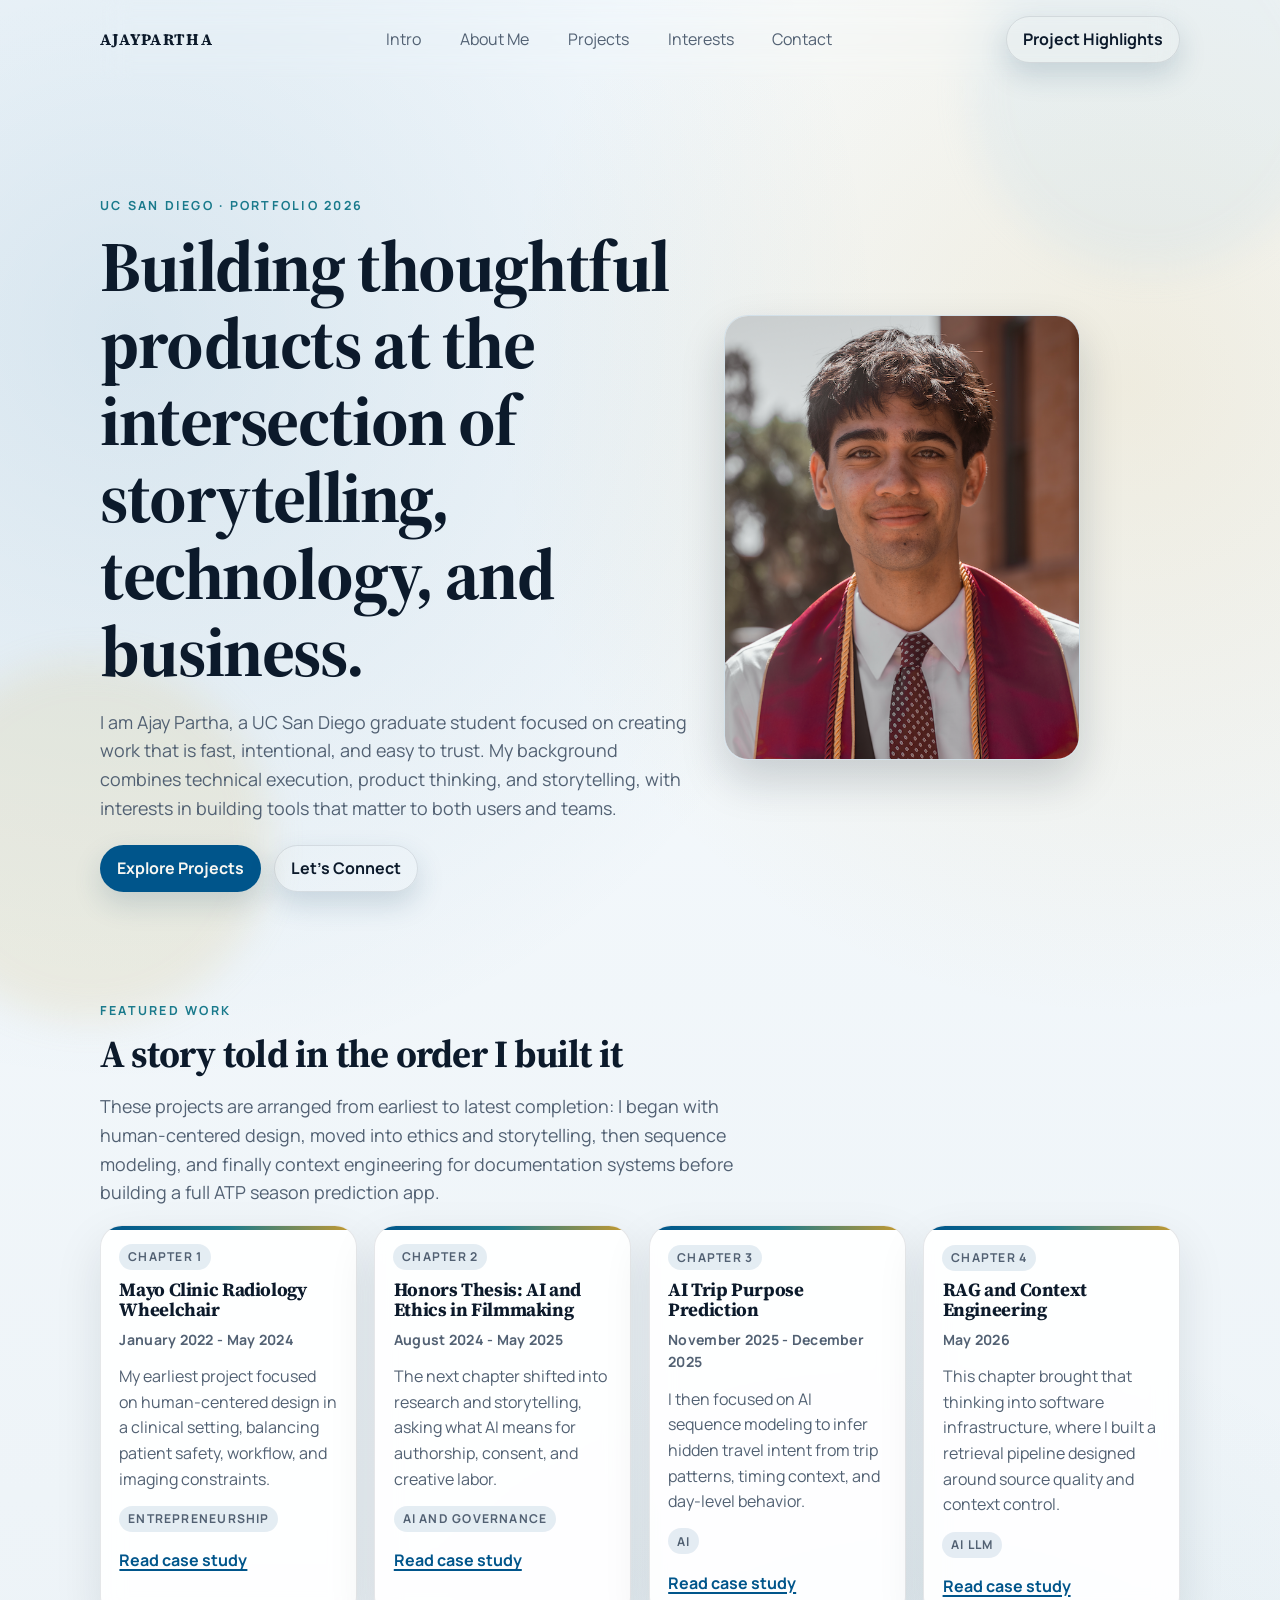
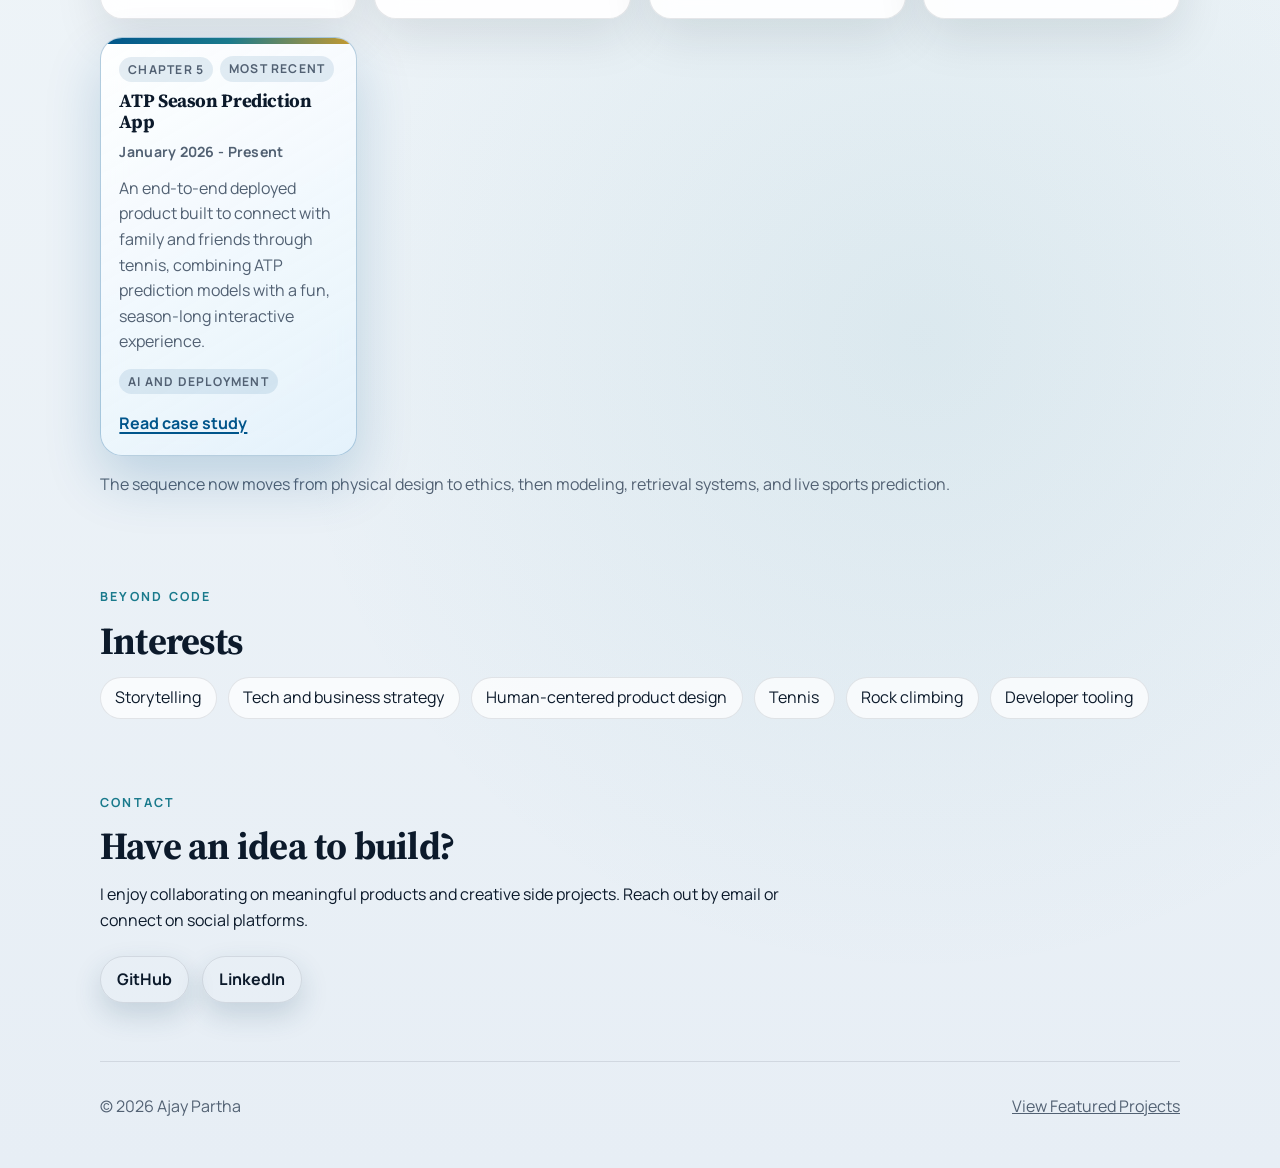
<file: index.html>
<!doctype html>
<html lang="en">
	<head>
		<meta charset="UTF-8" />
		<meta name="viewport" content="width=device-width, initial-scale=1.0" />
		<title>Ajay Partha | Portfolio</title>
		<meta
			name="description"
			content="Portfolio website for Ajay Partha featuring projects, interests, and contact information."
		/>
		<link rel="preconnect" href="https://fonts.googleapis.com" />
		<link rel="preconnect" href="https://fonts.gstatic.com" crossorigin />
		<link
			href="https://fonts.googleapis.com/css2?family=Manrope:wght@400;500;600;700;800&family=Source+Serif+4:opsz,wght@8..60,500;8..60,600;8..60,700&display=swap"
			rel="stylesheet"
		/>
		<link rel="stylesheet" href="assets/css/styles.css" />
	</head>
	<body>
		<div class="background-orb orb-a"></div>
		<div class="background-orb orb-b"></div>

		<header class="site-header">
			<a class="logo" href="index.html">ajaypartha</a>
			<nav class="main-nav" aria-label="Primary">
				<a href="#intro">Intro</a>
				<a href="pages/about.html">About Me</a>
				<a href="#projects">Projects</a>
				<a href="#interests">Interests</a>
				<a href="#contact">Contact</a>
			</nav>
			<a class="button ghost" href="#projects">Project Highlights</a>
		</header>

		<main>
			<section id="intro" class="hero reveal">
				<div class="hero-layout">
					<div class="hero-copy">
						<p class="eyebrow">UC San Diego · Portfolio 2026</p>
						<h1>Building thoughtful products at the intersection of storytelling, technology, and business.</h1>
						<p class="lead">
							I am Ajay Partha, a UC San Diego graduate student focused on creating work that is fast,
							intentional, and easy to trust. My background combines technical execution, product thinking,
							and storytelling, with interests in building tools that matter to both users and teams.
						</p>
						<div class="hero-actions">
							<a class="button" href="#projects">Explore Projects</a>
							<a class="button ghost" href="#contact">Let’s Connect</a>
						</div>
					</div>
					<figure class="hero-portrait" aria-label="Photo of Ajay Partha">
						<img src="assets/images/about/profile.png" alt="Ajay Partha" />
					</figure>
				</div>
			</section>

			<section id="projects" class="section reveal">
				<div class="section-header">
					<p class="eyebrow">Featured Work</p>
					<h2>A story told in the order I built it</h2>
					<p class="lead">
						These projects are arranged from earliest to latest completion: I began with human-centered
						design, moved into ethics and storytelling, then sequence modeling, and finally context
						engineering for documentation systems before building a full ATP season prediction app.
					</p>
				</div>

				<div class="project-grid">
					<article class="card">
						<div class="card-tag-row">
							<p class="tag">Chapter 1</p>
						</div>
						<h3>Mayo Clinic Radiology Wheelchair</h3>
						<p class="project-date">January 2022 - May 2024</p>
						<p>
							My earliest project focused on human-centered design in a clinical setting, balancing patient
							safety, workflow, and imaging constraints.
						</p>
						<p class="tag topic-tag project-topic-tag">Entrepreneurship</p>
						<a href="pages/epics-wheelchair.html">Read case study</a>
					</article>

					<article class="card">
						<div class="card-tag-row">
							<p class="tag">Chapter 2</p>
						</div>
						<h3>Honors Thesis: AI and Ethics in Filmmaking</h3>
						<p class="project-date">August 2024 - May 2025</p>
						<p>
							The next chapter shifted into research and storytelling, asking what AI means for authorship,
							consent, and creative labor.
						</p>
						<p class="tag topic-tag project-topic-tag">AI and Governance</p>
						<a href="pages/honors-thesis.html">Read case study</a>
					</article>

					<article class="card">
						<div class="card-tag-row">
							<p class="tag">Chapter 3</p>
						</div>
						<h3>AI Trip Purpose Prediction</h3>
						<p class="project-date">November 2025 - December 2025</p>
						<p>
							I then focused on AI sequence modeling to infer hidden travel intent from trip patterns,
							timing context, and day-level behavior.
						</p>
						<p class="tag topic-tag project-topic-tag">AI</p>
						<a href="pages/travel-purpose-hmm.html">Read case study</a>
					</article>

					<article class="card">
						<div class="card-tag-row">
							<p class="tag">Chapter 4</p>
						</div>
						<h3>RAG and Context Engineering</h3>
						<p class="project-date">May 2026</p>
						<p>
							This chapter brought that thinking into software infrastructure, where I built a retrieval
							pipeline designed around source quality and context control.
						</p>
						<p class="tag topic-tag project-topic-tag">AI LLM</p>
						<a href="pages/rag-project.html">Read case study</a>
					</article>

					<article class="card latest-project">
						<div class="card-tag-row">
							<p class="tag">Chapter 5</p>
							<p class="tag latest-badge">Most Recent</p>
						</div>
						<h3>ATP Season Prediction App</h3>
						<p class="project-date">January 2026 - Present</p>
						<p>
							An end-to-end deployed product built to connect with family and friends through tennis,
							combining ATP prediction models with a fun, season-long interactive experience.
						</p>
						<p class="tag topic-tag project-topic-tag">AI and Deployment</p>
						<a href="pages/atp-season-predictions.html">Read case study</a>
					</article>
				</div>
				<p class="coming-soon">The sequence now moves from physical design to ethics, then modeling, retrieval systems, and live sports prediction.</p>
			</section>

			<section id="interests" class="section reveal">
				<div class="section-header">
					<p class="eyebrow">Beyond Code</p>
					<h2>Interests</h2>
				</div>

				<div class="pill-list" aria-label="Interests list">
					<span>Storytelling</span>
					<span>Tech and business strategy</span>
					<span>Human-centered product design</span>
					<span>Tennis</span>
					<span>Rock climbing</span>
					<span>Developer tooling</span>
				</div>
			</section>

			<section id="contact" class="section reveal contact">
				<p class="eyebrow">Contact</p>
				<h2>Have an idea to build?</h2>
				<p>
					I enjoy collaborating on meaningful products and creative side projects. Reach out by email or
					connect on social platforms.
				</p>
				<div class="hero-actions">
					<a class="button ghost" href="https://github.com/apartha13" target="_blank" rel="noreferrer"
						>GitHub</a
					>
					<a class="button ghost" href="https://www.linkedin.com/in/ajaypartha/" target="_blank" rel="noreferrer"
						>LinkedIn</a
					>
				</div>
			</section>
		</main>

		<footer class="site-footer">
			<p>© <span id="year"></span> Ajay Partha</p>
			<a href="#projects">View Featured Projects</a>
		</footer>

		<script src="assets/js/script.js"></script>
	</body>
</html>
</file>
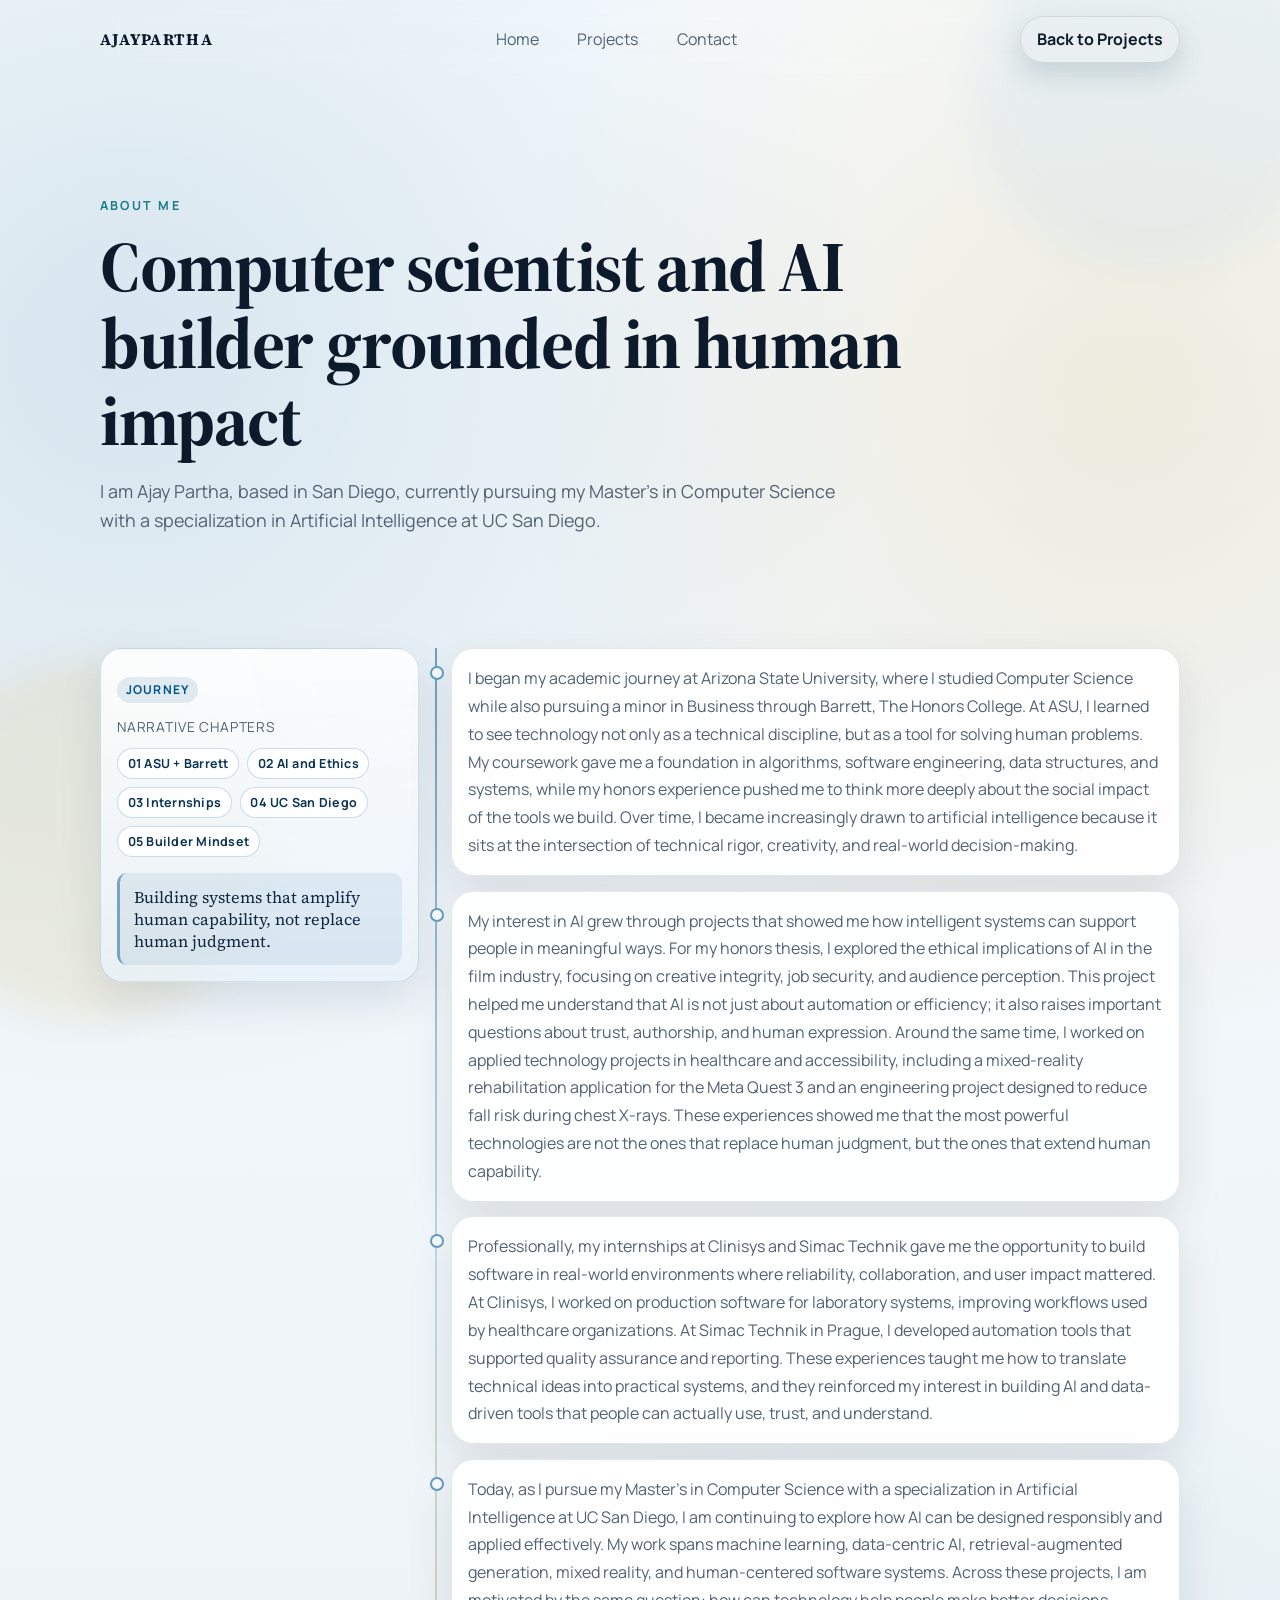
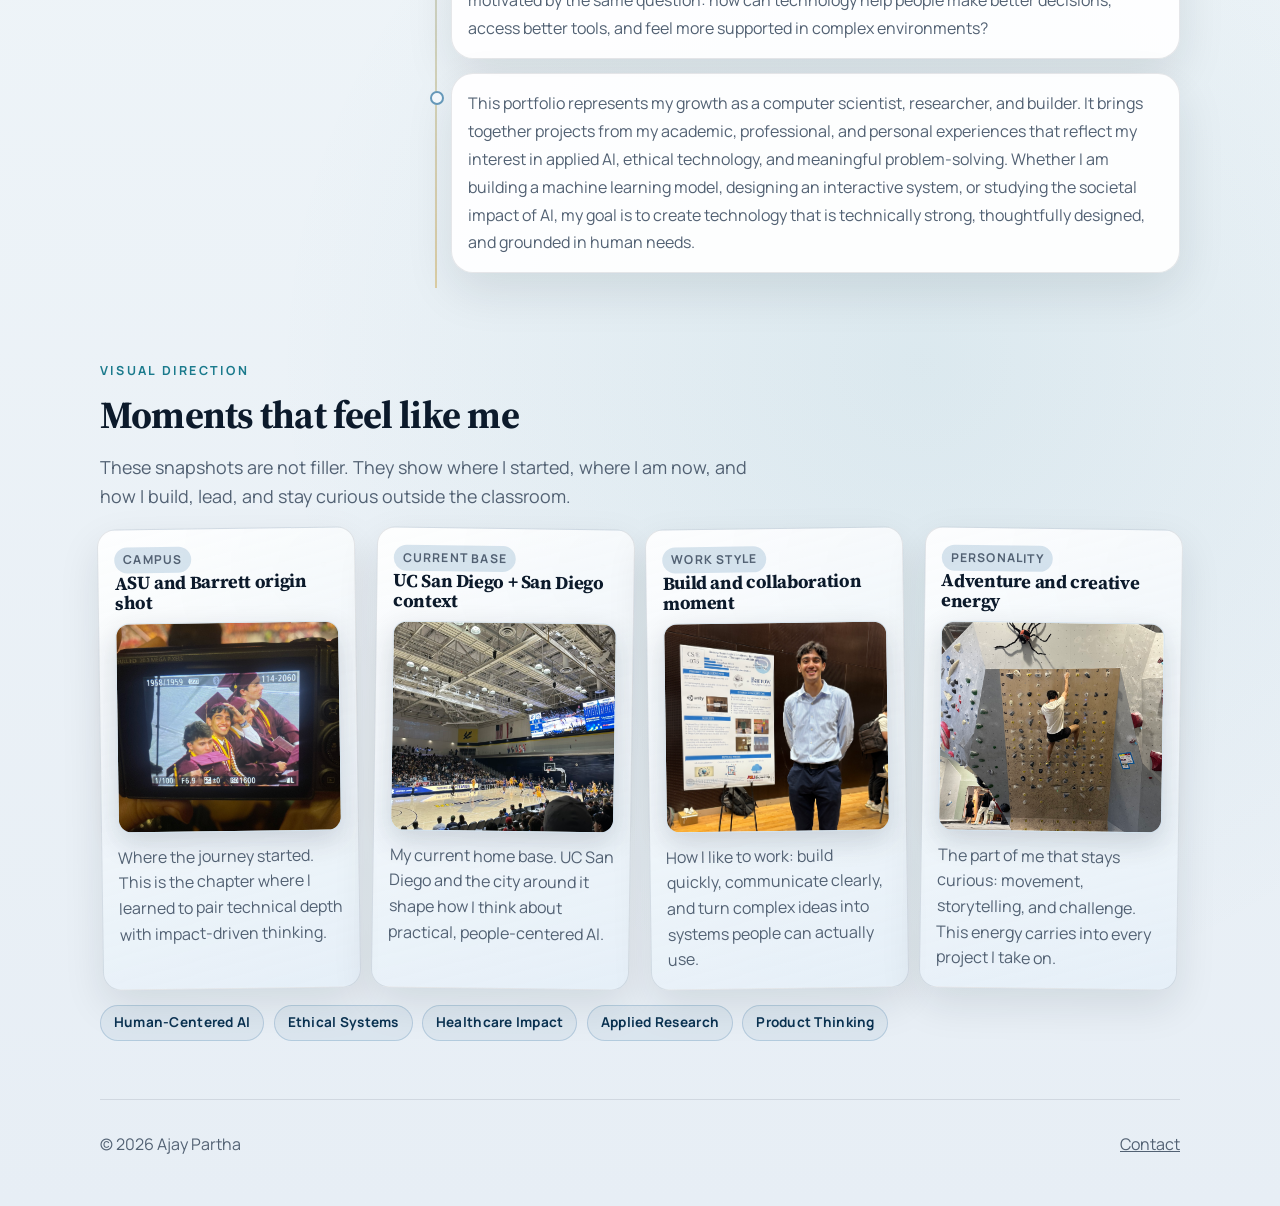
<file: about.html>
<!doctype html>
<html lang="en">
  <head>
    <meta charset="UTF-8" />
    <meta name="viewport" content="width=device-width, initial-scale=1.0" />
    <title>Ajay Partha | About</title>
    <meta
      name="description"
      content="About Ajay Partha: background, interests, and approach to building products."
    />
    <link rel="preconnect" href="https://fonts.googleapis.com" />
    <link rel="preconnect" href="https://fonts.gstatic.com" crossorigin />
    <link
      href="https://fonts.googleapis.com/css2?family=Manrope:wght@400;500;600;700;800&family=Source+Serif+4:opsz,wght@8..60,500;8..60,600;8..60,700&display=swap"
      rel="stylesheet"
    />
    <link rel="stylesheet" href="styles.css" />
  </head>
  <body>
    <div class="background-orb orb-a"></div>
    <div class="background-orb orb-b"></div>

    <header class="site-header">
      <a class="logo" href="index.html">ajaypartha</a>
      <nav class="main-nav" aria-label="About page navigation">
        <a href="index.html">Home</a>
        <a href="index.html#projects">Projects</a>
        <a href="index.html#contact">Contact</a>
      </nav>
      <a class="button ghost" href="index.html#projects">Back to Projects</a>
    </header>

    <main>
      <section class="hero reveal">
        <p class="eyebrow">About Me</p>
        <h1>Computer scientist and AI builder grounded in human impact</h1>
        <p class="lead">
          I am Ajay Partha, based in San Diego, currently pursuing my Master's in Computer Science with
          a specialization in Artificial Intelligence at UC San Diego.
        </p>
      </section>

      <section class="section reveal about-story-layout">
        <aside class="about-story-rail" aria-label="About page anchors">
          <p class="tag">Journey</p>
          <p class="about-rail-label">Narrative Chapters</p>
          <div class="about-rail-chips">
            <span>01 ASU + Barrett</span>
            <span>02 AI and Ethics</span>
            <span>03 Internships</span>
            <span>04 UC San Diego</span>
            <span>05 Builder Mindset</span>
          </div>
          <blockquote class="about-pull-quote">
            Building systems that amplify human capability, not replace human judgment.
          </blockquote>
        </aside>

        <article class="about-story-content" aria-label="About narrative text">
          <section class="about-story-block">
            <p>
              I began my academic journey at Arizona State University, where I studied Computer Science while also pursuing a minor in Business through Barrett, The Honors College. At ASU, I learned to see technology not only as a technical discipline, but as a tool for solving human problems. My coursework gave me a foundation in algorithms, software engineering, data structures, and systems, while my honors experience pushed me to think more deeply about the social impact of the tools we build. Over time, I became increasingly drawn to artificial intelligence because it sits at the intersection of technical rigor, creativity, and real-world decision-making.
            </p>
          </section>

          <section class="about-story-block">
            <p>
              My interest in AI grew through projects that showed me how intelligent systems can support people in meaningful ways. For my honors thesis, I explored the ethical implications of AI in the film industry, focusing on creative integrity, job security, and audience perception. This project helped me understand that AI is not just about automation or efficiency; it also raises important questions about trust, authorship, and human expression. Around the same time, I worked on applied technology projects in healthcare and accessibility, including a mixed-reality rehabilitation application for the Meta Quest 3 and an engineering project designed to reduce fall risk during chest X-rays. These experiences showed me that the most powerful technologies are not the ones that replace human judgment, but the ones that extend human capability.
            </p>
          </section>

          <section class="about-story-block">
            <p>
              Professionally, my internships at Clinisys and Simac Technik gave me the opportunity to build software in real-world environments where reliability, collaboration, and user impact mattered. At Clinisys, I worked on production software for laboratory systems, improving workflows used by healthcare organizations. At Simac Technik in Prague, I developed automation tools that supported quality assurance and reporting. These experiences taught me how to translate technical ideas into practical systems, and they reinforced my interest in building AI and data-driven tools that people can actually use, trust, and understand.
            </p>
          </section>

          <section class="about-story-block">
            <p>
              Today, as I pursue my Master’s in Computer Science with a specialization in Artificial Intelligence at UC San Diego, I am continuing to explore how AI can be designed responsibly and applied effectively. My work spans machine learning, data-centric AI, retrieval-augmented generation, mixed reality, and human-centered software systems. Across these projects, I am motivated by the same question: how can technology help people make better decisions, access better tools, and feel more supported in complex environments?
            </p>
          </section>

          <section class="about-story-block">
            <p>
              This portfolio represents my growth as a computer scientist, researcher, and builder. It brings together projects from my academic, professional, and personal experiences that reflect my interest in applied AI, ethical technology, and meaningful problem-solving. Whether I am building a machine learning model, designing an interactive system, or studying the societal impact of AI, my goal is to create technology that is technically strong, thoughtfully designed, and grounded in human needs.
            </p>
          </section>
        </article>
      </section>

      <section class="section reveal">
        <div class="section-header">
          <p class="eyebrow">Visual Direction</p>
          <h2>Moments that feel like me</h2>
          <p class="lead">
            These snapshots are not filler. They show where I started, where I am now, and how I build,
            lead, and stay curious outside the classroom.
          </p>
        </div>

        <div class="about-idea-grid" aria-label="Suggested photo ideas">
          <article class="idea-card">
            <p class="tag">Campus</p>
            <h3>ASU and Barrett origin shot</h3>
            <img class="idea-visual" src="campus.jpeg" alt="Campus portrait representing ASU and Barrett origins" />
            <p>
              Where the journey started. This is the chapter where I learned to pair technical depth with
              impact-driven thinking.
            </p>
          </article>
          <article class="idea-card">
            <p class="tag">Current Base</p>
            <h3>UC San Diego + San Diego context</h3>
            <img class="idea-visual" src="currentbase.jpeg" alt="Photo representing current base in San Diego and UC San Diego" />
            <p>
              My current home base. UC San Diego and the city around it shape how I think about practical,
              people-centered AI.
            </p>
          </article>
          <article class="idea-card">
            <p class="tag">Work Style</p>
            <h3>Build and collaboration moment</h3>
            <img class="idea-visual" src="work-style.jpeg" alt="Build and collaboration moment showing work style" />
            <p>
              How I like to work: build quickly, communicate clearly, and turn complex ideas into systems
              people can actually use.
            </p>
          </article>
          <article class="idea-card">
            <p class="tag">Personality</p>
            <h3>Adventure and creative energy</h3>
            <img class="idea-visual" src="personality.jpeg" alt="Adventure and creative photo representing personality and interests" />
            <p>
              The part of me that stays curious: movement, storytelling, and challenge. This energy carries
              into every project I take on.
            </p>
          </article>
        </div>

        <div class="about-accent-band" aria-hidden="true">
          <span>Human-Centered AI</span>
          <span>Ethical Systems</span>
          <span>Healthcare Impact</span>
          <span>Applied Research</span>
          <span>Product Thinking</span>
        </div>
      </section>
    </main>

    <footer class="site-footer">
      <p>© <span id="year"></span> Ajay Partha</p>
      <a href="index.html#contact">Contact</a>
    </footer>

    <script src="script.js"></script>
  </body>
</html>
</file>
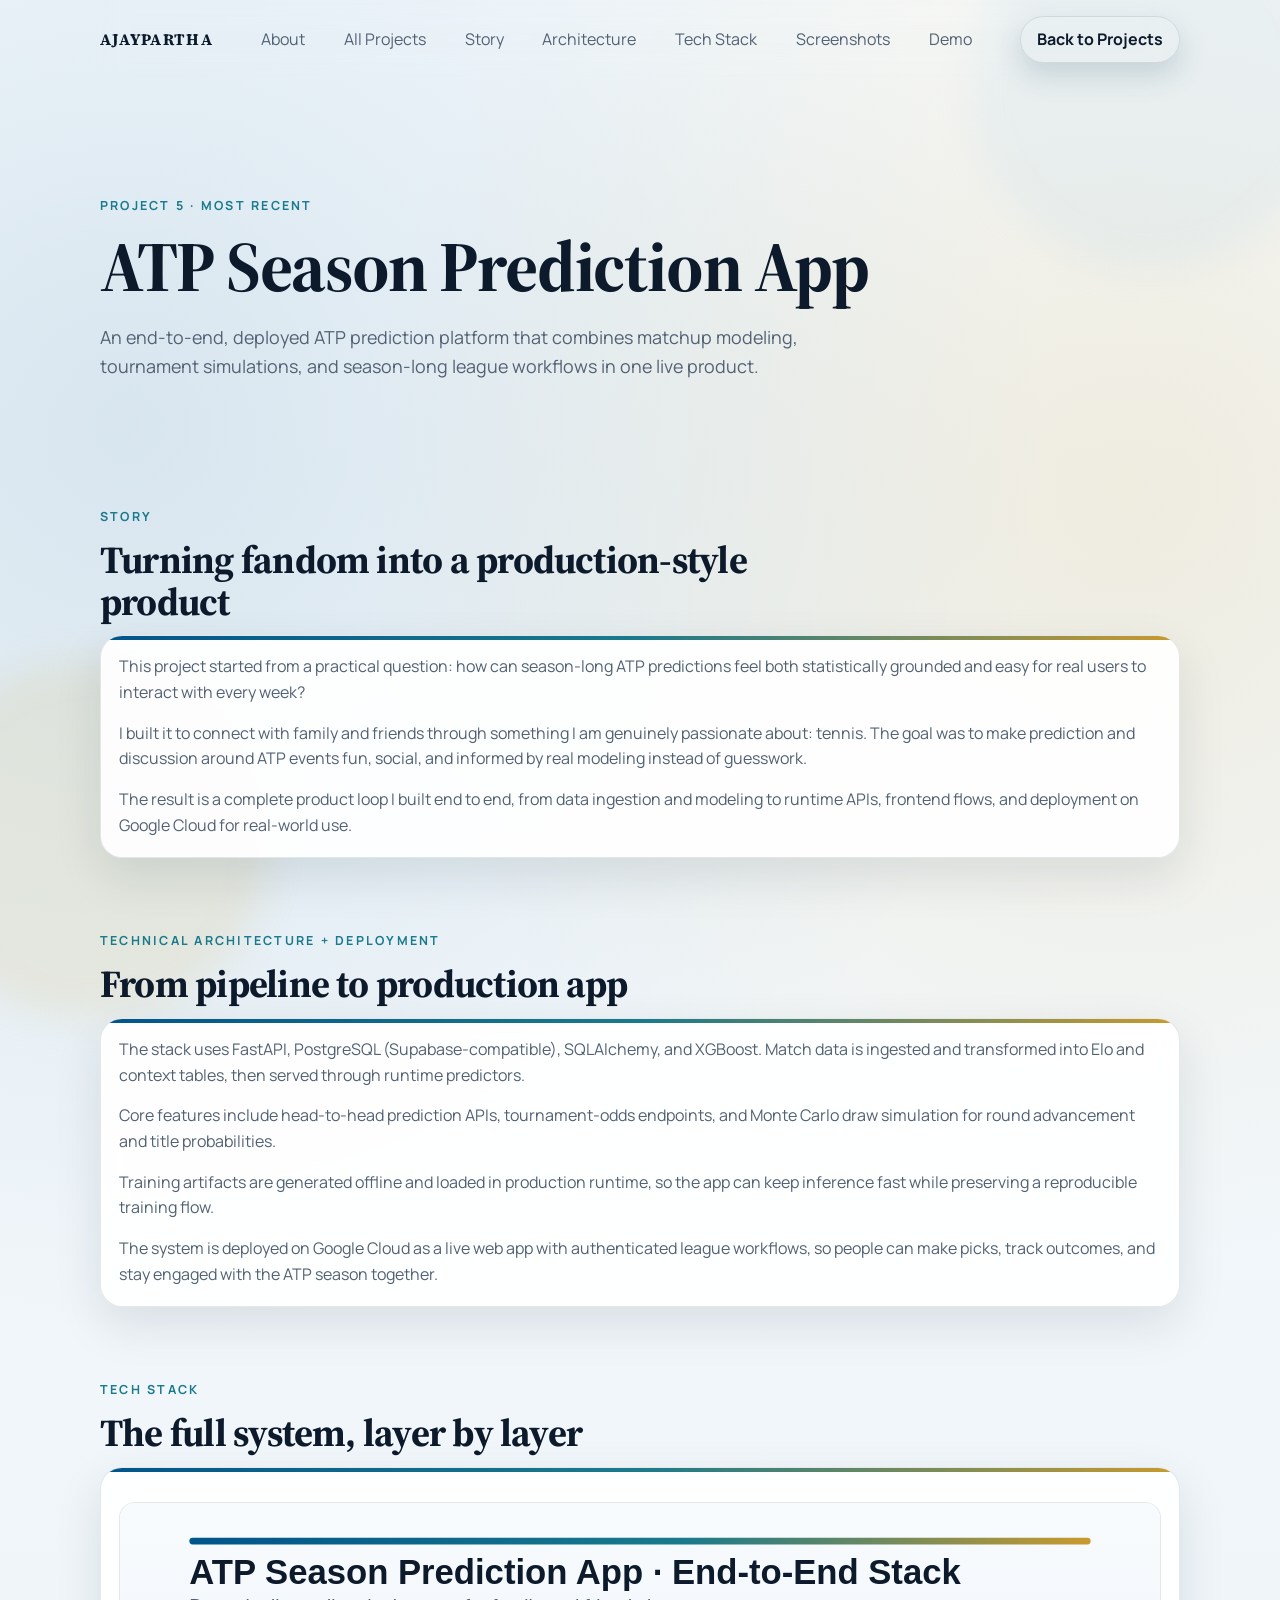
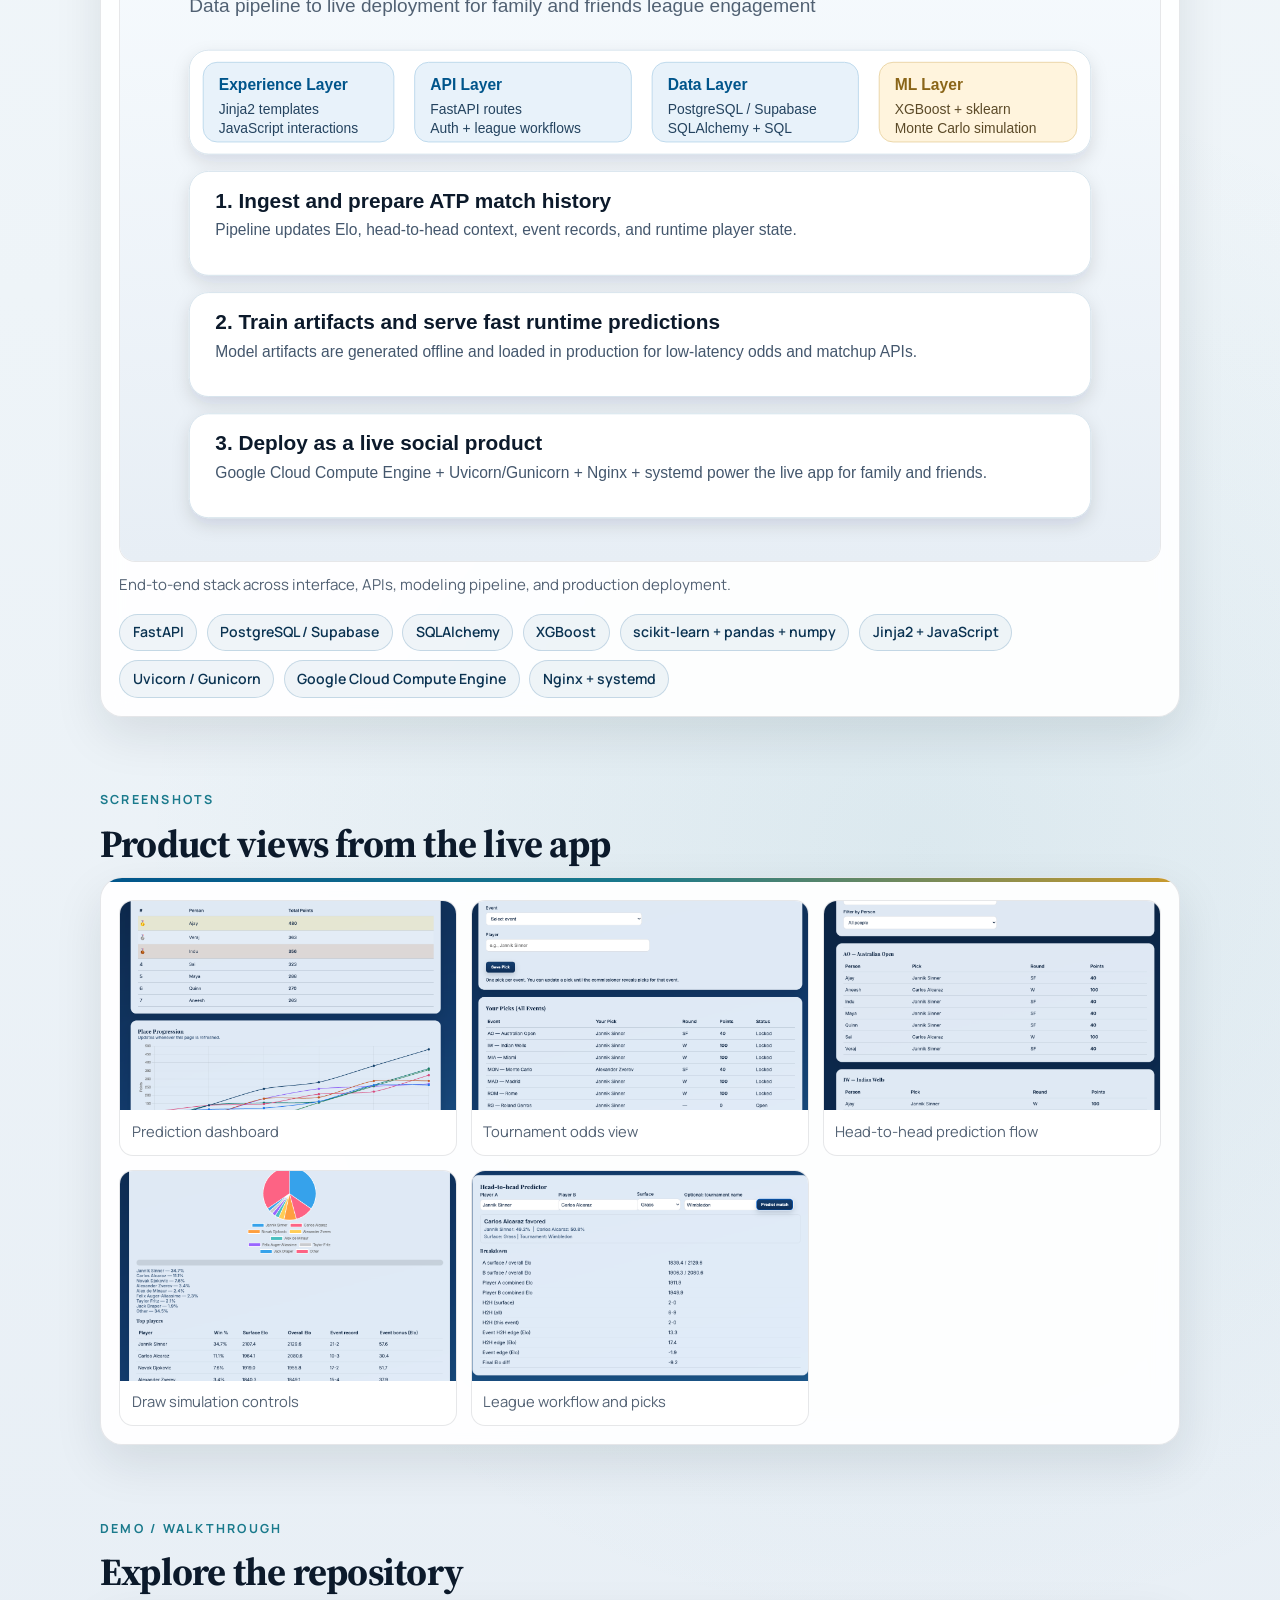
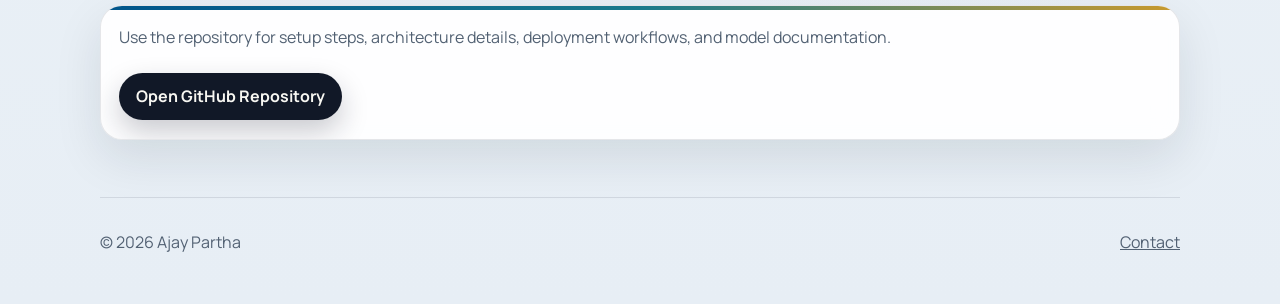
<file: atp-season-predictions.html>
<!doctype html>
<html lang="en">
  <head>
    <meta charset="UTF-8" />
    <meta name="viewport" content="width=device-width, initial-scale=1.0" />
    <title>Ajay Partha | ATP Season Prediction App</title>
    <meta
      name="description"
      content="Case study for ATP Season Prediction App by Ajay Partha."
    />
    <link rel="preconnect" href="https://fonts.googleapis.com" />
    <link rel="preconnect" href="https://fonts.gstatic.com" crossorigin />
    <link
      href="https://fonts.googleapis.com/css2?family=Manrope:wght@400;500;600;700;800&family=Source+Serif+4:opsz,wght@8..60,500;8..60,600;8..60,700&display=swap"
      rel="stylesheet"
    />
    <link rel="stylesheet" href="styles.css" />
  </head>
  <body>
    <div class="background-orb orb-a"></div>
    <div class="background-orb orb-b"></div>

    <header class="site-header">
      <a class="logo" href="index.html">ajaypartha</a>
      <nav class="main-nav" aria-label="Project page navigation">
        <a href="about.html">About</a>
        <a href="index.html#projects">All Projects</a>
        <a href="#story">Story</a>
        <a href="#architecture">Architecture</a>
        <a href="#stack">Tech Stack</a>
        <a href="#screenshots">Screenshots</a>
        <a href="#demo">Demo</a>
      </nav>
      <a class="button ghost" href="index.html#projects">Back to Projects</a>
    </header>

    <main>
      <section class="hero reveal">
        <p class="eyebrow">Project 5 · Most Recent</p>
        <h1>ATP Season Prediction App</h1>
        <p class="lead">
          An end-to-end, deployed ATP prediction platform that combines matchup modeling,
          tournament simulations, and season-long league workflows in one live product.
        </p>
      </section>

      <section id="story" class="section reveal">
        <div class="section-header">
          <p class="eyebrow">Story</p>
          <h2>Turning fandom into a production-style product</h2>
        </div>
        <article class="card case-study">
          <div class="story-flow">
            <p>
              This project started from a practical question: how can season-long ATP predictions feel both
              statistically grounded and easy for real users to interact with every week?
            </p>
            <p>
              I built it to connect with family and friends through something I am genuinely passionate
              about: tennis. The goal was to make prediction and discussion around ATP events fun,
              social, and informed by real modeling instead of guesswork.
            </p>
            <p>
              The result is a complete product loop I built end to end, from data ingestion and modeling
              to runtime APIs, frontend flows, and deployment on Google Cloud for real-world use.
            </p>
          </div>
        </article>
      </section>

      <section id="architecture" class="section reveal">
        <div class="section-header">
          <p class="eyebrow">Technical Architecture + Deployment</p>
          <h2>From pipeline to production app</h2>
        </div>
        <article class="card case-study">
          <div class="story-flow">
            <p>
              The stack uses FastAPI, PostgreSQL (Supabase-compatible), SQLAlchemy, and XGBoost. Match data
              is ingested and transformed into Elo and context tables, then served through runtime predictors.
            </p>
            <p>
              Core features include head-to-head prediction APIs, tournament-odds endpoints, and Monte Carlo
              draw simulation for round advancement and title probabilities.
            </p>
            <p>
              Training artifacts are generated offline and loaded in production runtime, so the app can
              keep inference fast while preserving a reproducible training flow.
            </p>
            <p>
              The system is deployed on Google Cloud as a live web app with authenticated league workflows,
              so people can make picks, track outcomes, and stay engaged with the ATP season together.
            </p>
          </div>
        </article>
      </section>

      <section id="stack" class="section reveal">
        <div class="section-header">
          <p class="eyebrow">Tech Stack</p>
          <h2>The full system, layer by layer</h2>
        </div>
        <article class="card case-study">
          <figure class="architecture-figure">
            <img
              src="assets/atp-stack-diagram.svg"
              alt="Stack diagram showing frontend, backend, data, machine learning, deployment, and operations layers for the ATP app"
            />
            <figcaption>
              End-to-end stack across interface, APIs, modeling pipeline, and production deployment.
            </figcaption>
          </figure>
          <div class="stack-pill-list" aria-label="ATP stack technologies">
            <span>FastAPI</span>
            <span>PostgreSQL / Supabase</span>
            <span>SQLAlchemy</span>
            <span>XGBoost</span>
            <span>scikit-learn + pandas + numpy</span>
            <span>Jinja2 + JavaScript</span>
            <span>Uvicorn / Gunicorn</span>
            <span>Google Cloud Compute Engine</span>
            <span>Nginx + systemd</span>
          </div>
        </article>
      </section>

      <section id="screenshots" class="section reveal">
        <div class="section-header">
          <p class="eyebrow">Screenshots</p>
          <h2>Product views from the live app</h2>
        </div>
        <article class="card case-study">
          <div class="screenshot-gallery">
            <figure class="screenshot-card">
              <img src="assets/atp/atp-screen-1.png" alt="ATP app interface screenshot one" />
              <figcaption>Prediction dashboard</figcaption>
            </figure>
            <figure class="screenshot-card">
              <img src="assets/atp/atp-screen-2.png" alt="ATP app interface screenshot two" />
              <figcaption>Tournament odds view</figcaption>
            </figure>
            <figure class="screenshot-card">
              <img src="assets/atp/atp-screen-3.png" alt="ATP app interface screenshot three" />
              <figcaption>Head-to-head prediction flow</figcaption>
            </figure>
            <figure class="screenshot-card">
              <img src="assets/atp/atp-screen-4.png" alt="ATP app interface screenshot four" />
              <figcaption>Draw simulation controls</figcaption>
            </figure>
            <figure class="screenshot-card">
              <img src="assets/atp/atp-screen-5.png" alt="ATP app interface screenshot five" />
              <figcaption>League workflow and picks</figcaption>
            </figure>
          </div>
        </article>
      </section>

      <section id="demo" class="section reveal">
        <div class="section-header">
          <p class="eyebrow">Demo / Walkthrough</p>
          <h2>Explore the repository</h2>
        </div>
        <article class="card case-study">
          <div class="story-flow">
            <p>
              Use the repository for setup steps, architecture details, deployment workflows, and model
              documentation.
            </p>
            <div class="hero-actions">
              <a class="button github-button" href="https://github.com/apartha13/atpTennisPredictions" target="_blank" rel="noopener noreferrer"
                >Open GitHub Repository</a
              >
            </div>
          </div>
        </article>
      </section>
    </main>

    <footer class="site-footer">
      <p>© <span id="year"></span> Ajay Partha</p>
      <a href="index.html#contact">Contact</a>
    </footer>

    <script src="script.js"></script>
  </body>
</html>
</file>
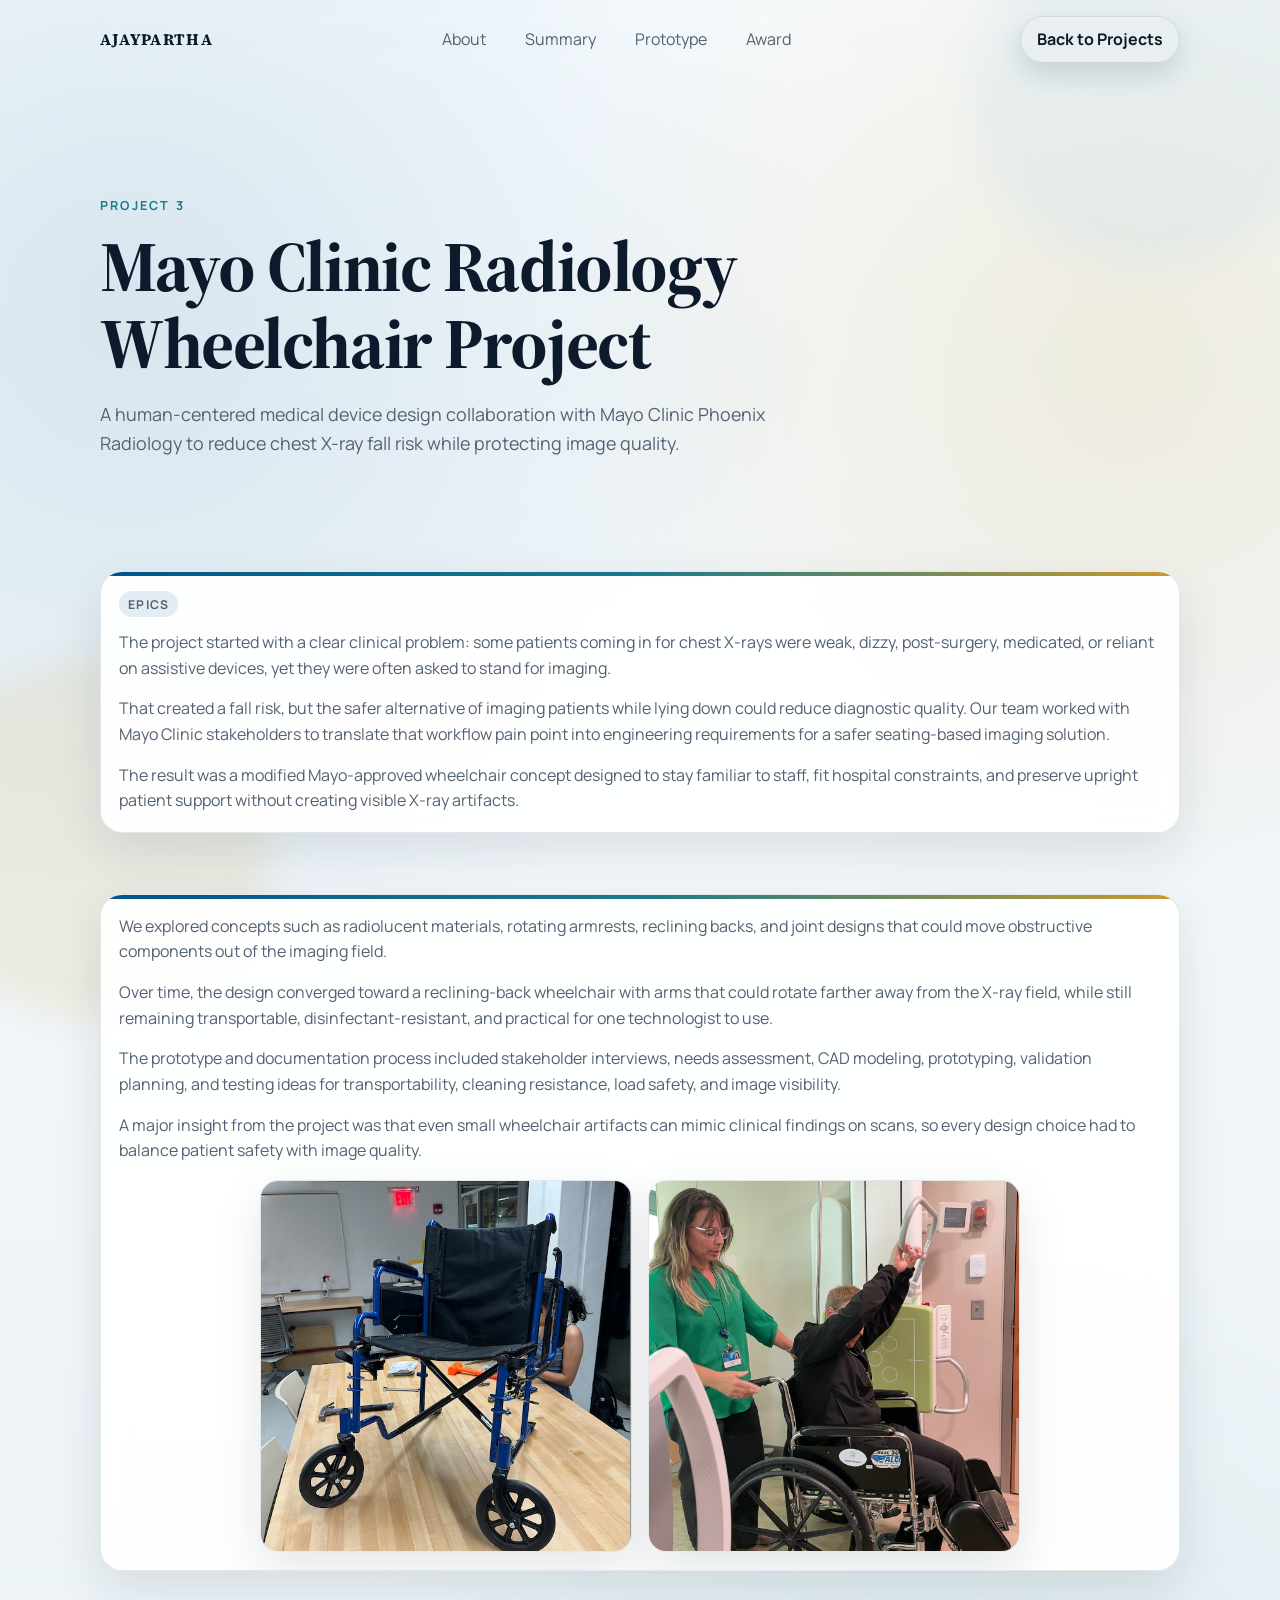
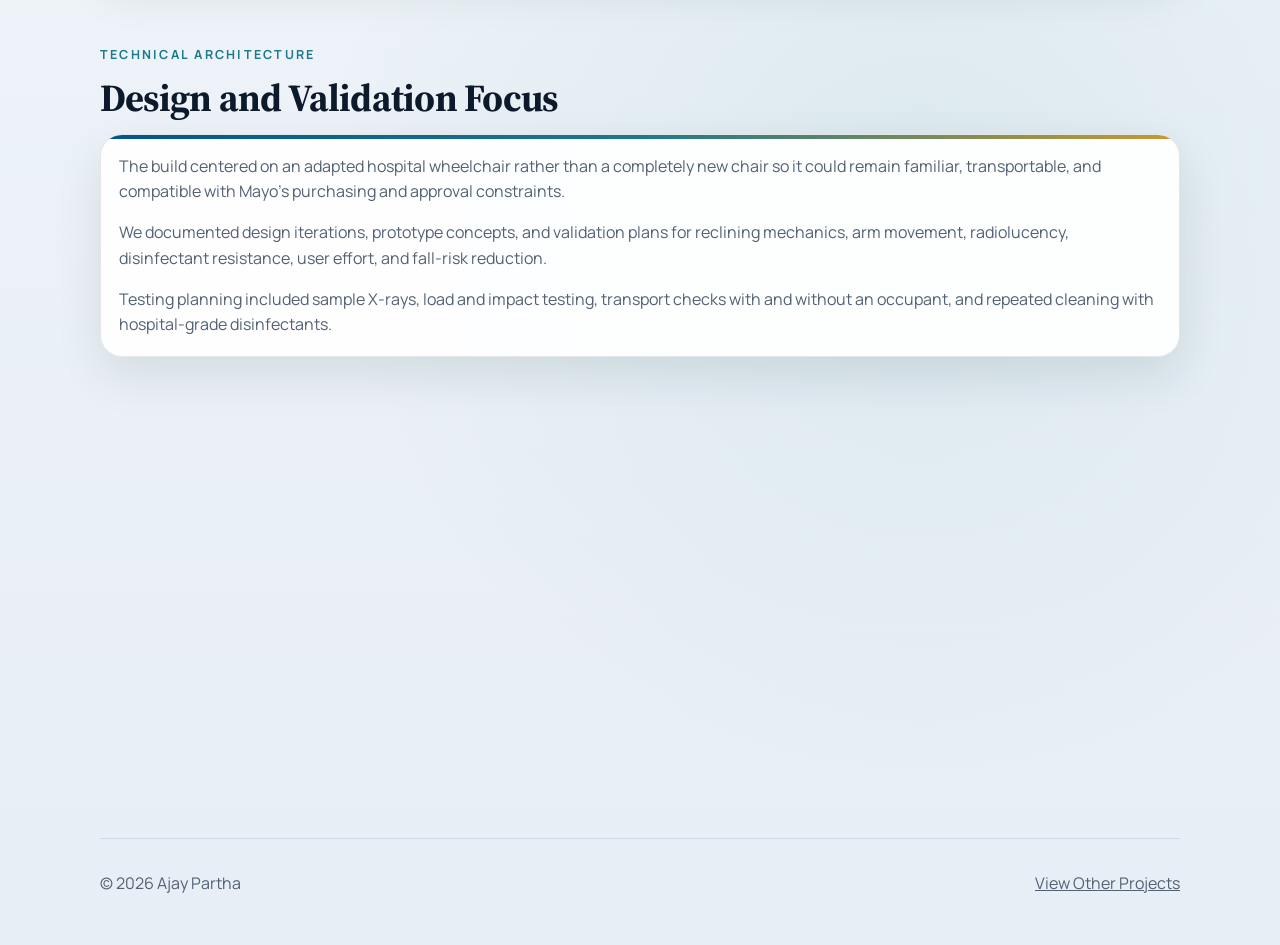
<file: epics-wheelchair.html>
<!doctype html>
<html lang="en">
  <head>
    <meta charset="UTF-8" />
    <meta name="viewport" content="width=device-width, initial-scale=1.0" />
    <title>Ajay Partha | Mayo Clinic Radiology Wheelchair</title>
    <meta
      name="description"
      content="EPICS medical device design project for Mayo Clinic Radiology by Ajay Partha."
    />
    <link rel="preconnect" href="https://fonts.googleapis.com" />
    <link rel="preconnect" href="https://fonts.gstatic.com" crossorigin />
    <link
      href="https://fonts.googleapis.com/css2?family=Manrope:wght@400;500;600;700;800&family=Source+Serif+4:opsz,wght@8..60,500;8..60,600;8..60,700&display=swap"
      rel="stylesheet"
    />
    <link rel="stylesheet" href="styles.css" />
  </head>
  <body>
    <div class="background-orb orb-a"></div>
    <div class="background-orb orb-b"></div>

    <header class="site-header">
      <a class="logo" href="index.html">ajaypartha</a>
      <nav class="main-nav" aria-label="Project page navigation">
        <a href="about.html">About</a>
        <a href="#summary">Summary</a>
        <a href="#prototype">Prototype</a>
        <a href="#award">Award</a>
      </nav>
      <a class="button ghost" href="index.html#projects">Back to Projects</a>
    </header>

    <main>
      <section class="hero reveal">
        <p class="eyebrow">Project 3</p>
        <h1>Mayo Clinic Radiology Wheelchair Project</h1>
        <p class="lead">
          A human-centered medical device design collaboration with Mayo Clinic Phoenix Radiology to reduce
          chest X-ray fall risk while protecting image quality.
        </p>
      </section>

      <section id="summary" class="section reveal">
          <article class="card case-study">
            <p class="tag">EPICS</p>
          <div class="story-flow">
            <p>
              The project started with a clear clinical problem: some patients coming in for chest X-rays
              were weak, dizzy, post-surgery, medicated, or reliant on assistive devices, yet they were
              often asked to stand for imaging.
            </p>
            <p>
              That created a fall risk, but the safer alternative of imaging patients while lying down could
              reduce diagnostic quality. Our team worked with Mayo Clinic stakeholders to translate that
              workflow pain point into engineering requirements for a safer seating-based imaging solution.
            </p>
            <p>
              The result was a modified Mayo-approved wheelchair concept designed to stay familiar to staff,
              fit hospital constraints, and preserve upright patient support without creating visible X-ray
              artifacts.
            </p>
          </div>
        </article>
      </section>

      <section id="prototype" class="section reveal">
        <article class="card case-study">
          <div class="story-flow">
            <p>
              We explored concepts such as radiolucent materials, rotating armrests, reclining backs, and
              joint designs that could move obstructive components out of the imaging field.
            </p>
            <p>
              Over time, the design converged toward a reclining-back wheelchair with arms that could rotate
              farther away from the X-ray field, while still remaining transportable, disinfectant-resistant,
              and practical for one technologist to use.
            </p>
            <p>
              The prototype and documentation process included stakeholder interviews, needs assessment,
              CAD modeling, prototyping, validation planning, and testing ideas for transportability,
              cleaning resistance, load safety, and image visibility.
            </p>
            <p>
              A major insight from the project was that even small wheelchair artifacts can mimic clinical
              findings on scans, so every design choice had to balance patient safety with image quality.
            </p>
          </div>

          <div class="prototype-gallery">
            <figure class="prototype-image-card">
              <img
                src="wheelchair.png"
                alt="Prototype wheelchair concept image from the EPICS Mayo Clinic project"

                />
            </figure>
            <figure class="prototype-image-card">
              <img
                src="flug.png"
                alt="Development image for the EPICS Mayo Clinic project"
              />
            </figure>
          </div>
        </article>
      </section>

      <section class="section reveal">
        <div class="section-header">
          <p class="eyebrow">Technical Architecture</p>
          <h2>Design and Validation Focus</h2>
        </div>
        <figure class="card architecture-figure case-study">
          <div class="story-flow">
            <p>
              The build centered on an adapted hospital wheelchair rather than a completely new chair so it
              could remain familiar, transportable, and compatible with Mayo’s purchasing and approval
              constraints.
            </p>
            <p>
              We documented design iterations, prototype concepts, and validation plans for reclining
              mechanics, arm movement, radiolucency, disinfectant resistance, user effort, and fall-risk
              reduction.
            </p>
            <p>
              Testing planning included sample X-rays, load and impact testing, transport checks with and
              without an occupant, and repeated cleaning with hospital-grade disinfectants.
            </p>
          </div>
        </figure>
      </section>

      <section id="award" class="section reveal">
        <article class="card award-spotlight">
          <p class="tag award-tag">Award Spotlight</p>
          <div class="award-grid">
            <div class="story-flow">
              <h2 class="award-title">Future Forward Award</h2>
              <p>
                The team delivered the final prototype to Mayo Clinic in May 2024 and received the Future
                Forward Award from EPICS for successfully completing the project.
              </p>
              <p>
                We also prepared pitch materials, placed first in the EPICS Elite Pitch Competition with
                $2,500 in funding, and later placed second in the Ashton Family Venture Challenge with
                $1,500.
              </p>
              <p>
                For a quick walkthrough, think of the project as a translation of clinical workflow pain
                points into engineering requirements, then into CAD, prototype, and validation planning.
              </p>
            </div>

            <figure class="project-image-placeholder">
              <img
                class="award-photo"
                src="futureforward.JPEG"
                alt="Future Forward Award presentation or project photo for the Mayo Clinic radiology wheelchair project"
              />
            </figure>
          </div>
        </article>
      </section>
    </main>

    <footer class="site-footer">
      <p>© <span id="year"></span> Ajay Partha</p>
      <a href="index.html#projects">View Other Projects</a>
    </footer>

    <script src="script.js"></script>
  </body>
</html>
</file>
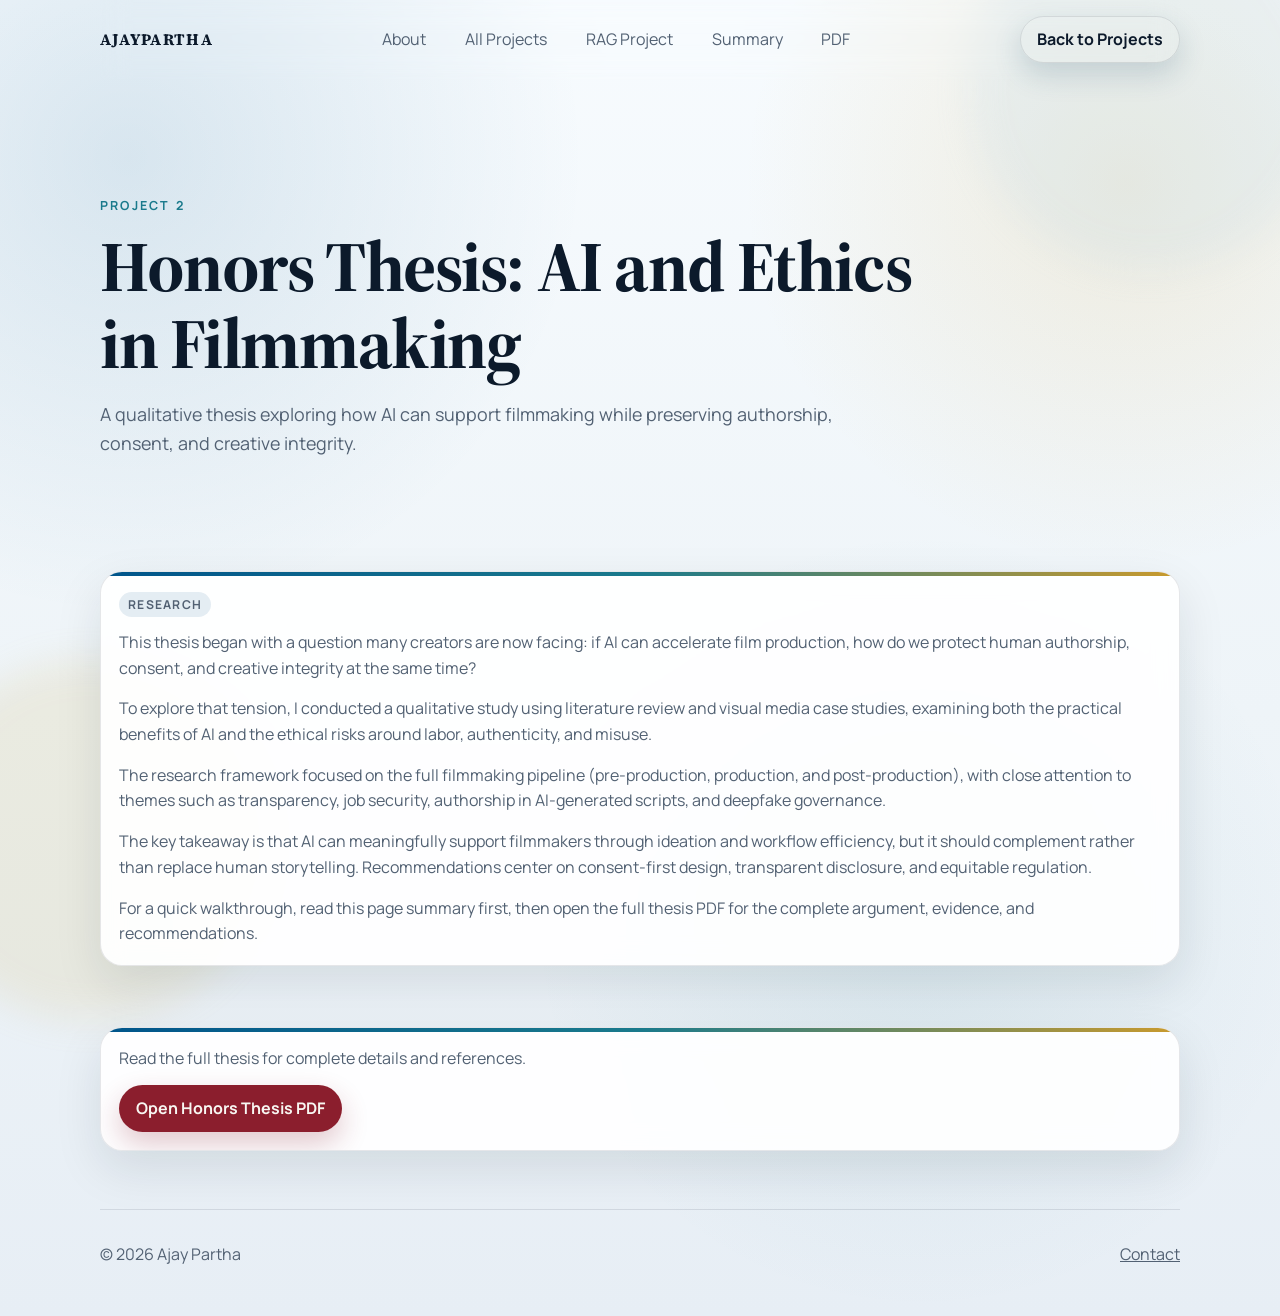
<file: honors-thesis.html>
<!doctype html>
<html lang="en">
  <head>
    <meta charset="UTF-8" />
    <meta name="viewport" content="width=device-width, initial-scale=1.0" />
    <title>Ajay Partha | Honors Thesis</title>
    <meta
      name="description"
      content="Honors thesis case study on AI and ethics in filmmaking by Ajay Partha."
    />
    <link rel="preconnect" href="https://fonts.googleapis.com" />
    <link rel="preconnect" href="https://fonts.gstatic.com" crossorigin />
    <link
      href="https://fonts.googleapis.com/css2?family=Manrope:wght@400;500;600;700;800&family=Source+Serif+4:opsz,wght@8..60,500;8..60,600;8..60,700&display=swap"
      rel="stylesheet"
    />
    <link rel="stylesheet" href="styles.css" />
  </head>
  <body>
    <div class="background-orb orb-a"></div>
    <div class="background-orb orb-b"></div>

    <header class="site-header">
      <a class="logo" href="index.html">ajaypartha</a>
      <nav class="main-nav" aria-label="Project page navigation">
        <a href="about.html">About</a>
        <a href="index.html#projects">All Projects</a>
        <a href="rag-project.html">RAG Project</a>
        <a href="#summary">Summary</a>
        <a href="#thesis-pdf">PDF</a>
      </nav>
      <a class="button ghost" href="index.html#projects">Back to Projects</a>
    </header>

    <main>
      <section class="hero reveal">
        <p class="eyebrow">Project 2</p>
        <h1>Honors Thesis: AI and Ethics in Filmmaking</h1>
        <p class="lead">
          A qualitative thesis exploring how AI can support filmmaking while preserving authorship,
          consent, and creative integrity.
        </p>
      </section>

      <section id="summary" class="section reveal">
        <article class="card case-study">
          <p class="tag">Research</p>
          <div class="story-flow">
            <p>
              This thesis began with a question many creators are now facing: if AI can accelerate film
              production, how do we protect human authorship, consent, and creative integrity at the same
              time?
            </p>
            <p>
              To explore that tension, I conducted a qualitative study using literature review and visual
              media case studies, examining both the practical benefits of AI and the ethical risks around
              labor, authenticity, and misuse.
            </p>
            <p>
              The research framework focused on the full filmmaking pipeline (pre-production, production,
              and post-production), with close attention to themes such as transparency, job security,
              authorship in AI-generated scripts, and deepfake governance.
            </p>
            <p>
              The key takeaway is that AI can meaningfully support filmmakers through ideation and
              workflow efficiency, but it should complement rather than replace human storytelling.
              Recommendations center on consent-first design, transparent disclosure, and equitable
              regulation.
            </p>
            <p>
              For a quick walkthrough, read this page summary first, then open the full thesis PDF for the
              complete argument, evidence, and recommendations.
            </p>
          </div>
        </article>
      </section>

      <section id="thesis-pdf" class="section reveal">
        <article class="card case-study">
          <p>Read the full thesis for complete details and references.</p>
          <a class="button pdf-button" href="honors-thesis.pdf" target="_blank" rel="noopener noreferrer"
            >Open Honors Thesis PDF</a
          >
        </article>
      </section>
    </main>

    <footer class="site-footer">
      <p>© <span id="year"></span> Ajay Partha</p>
      <a href="index.html#contact">Contact</a>
    </footer>

    <script src="script.js"></script>
  </body>
</html>
</file>
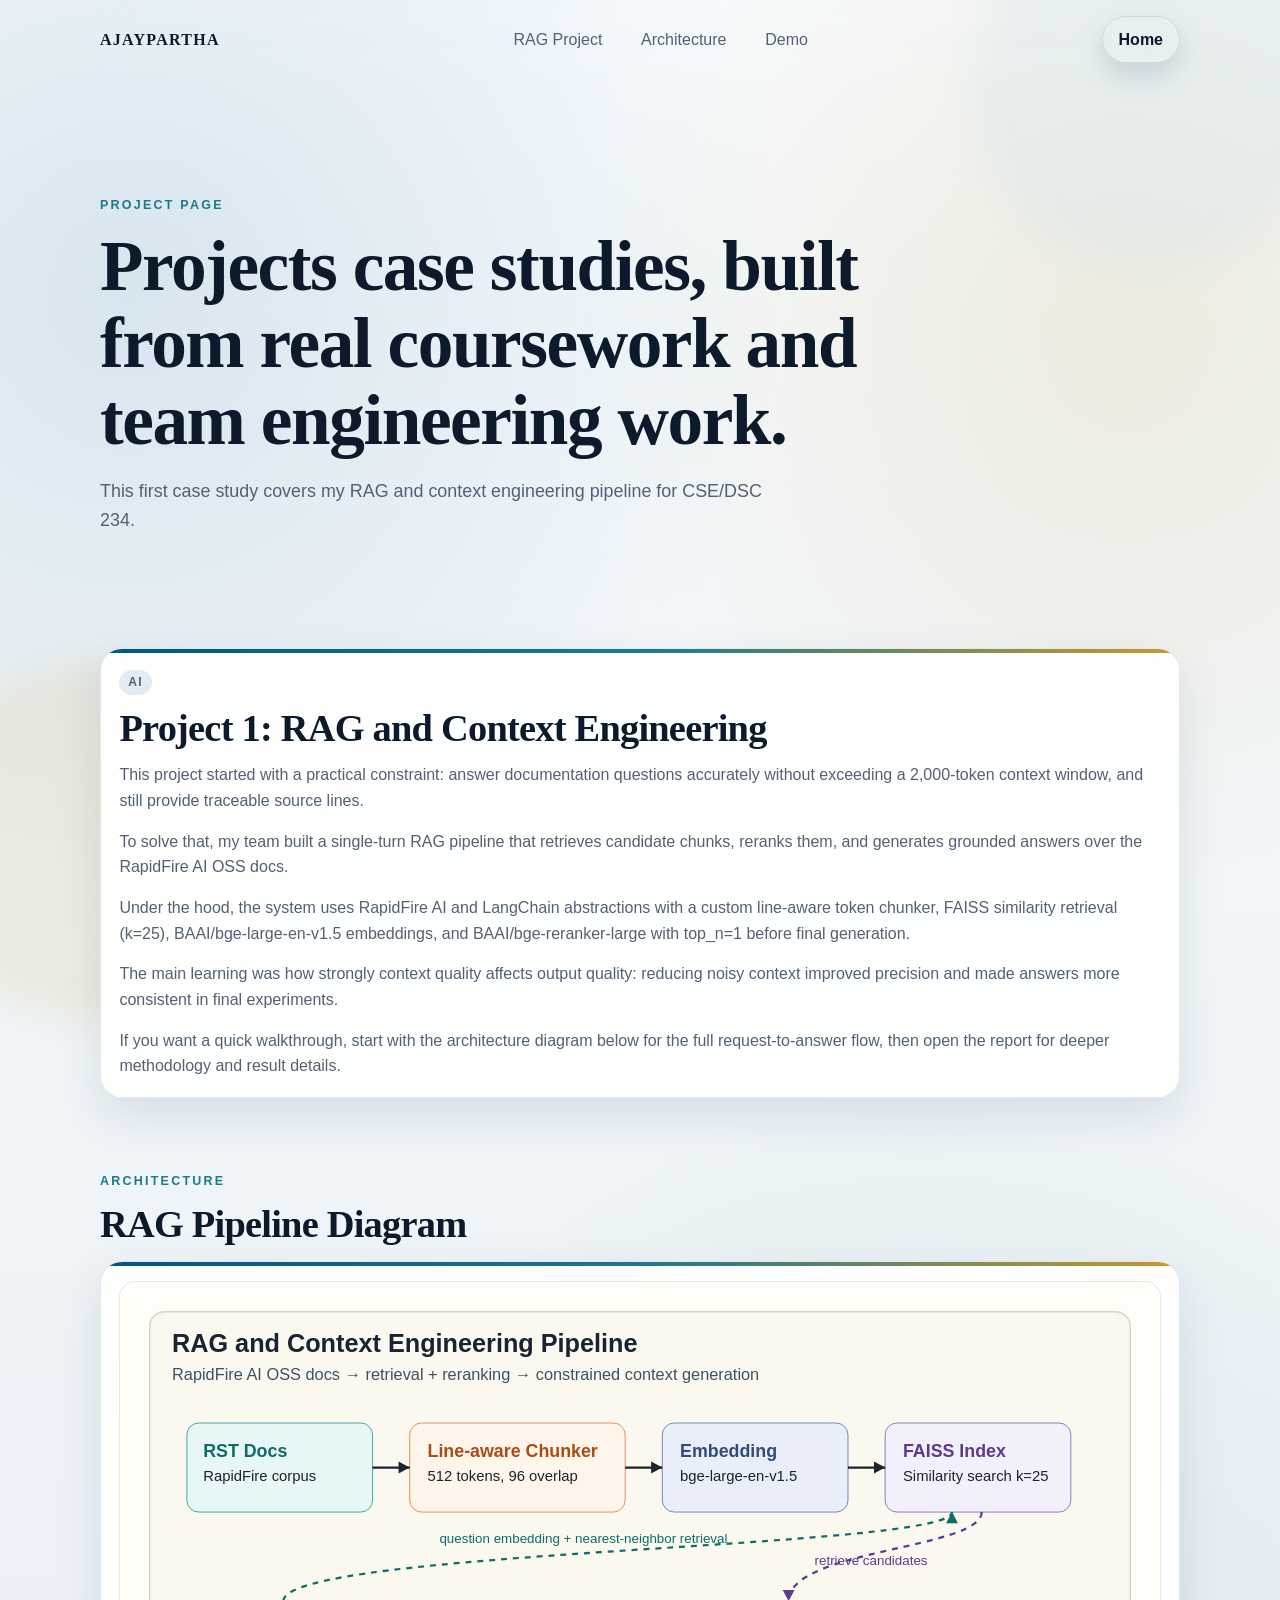
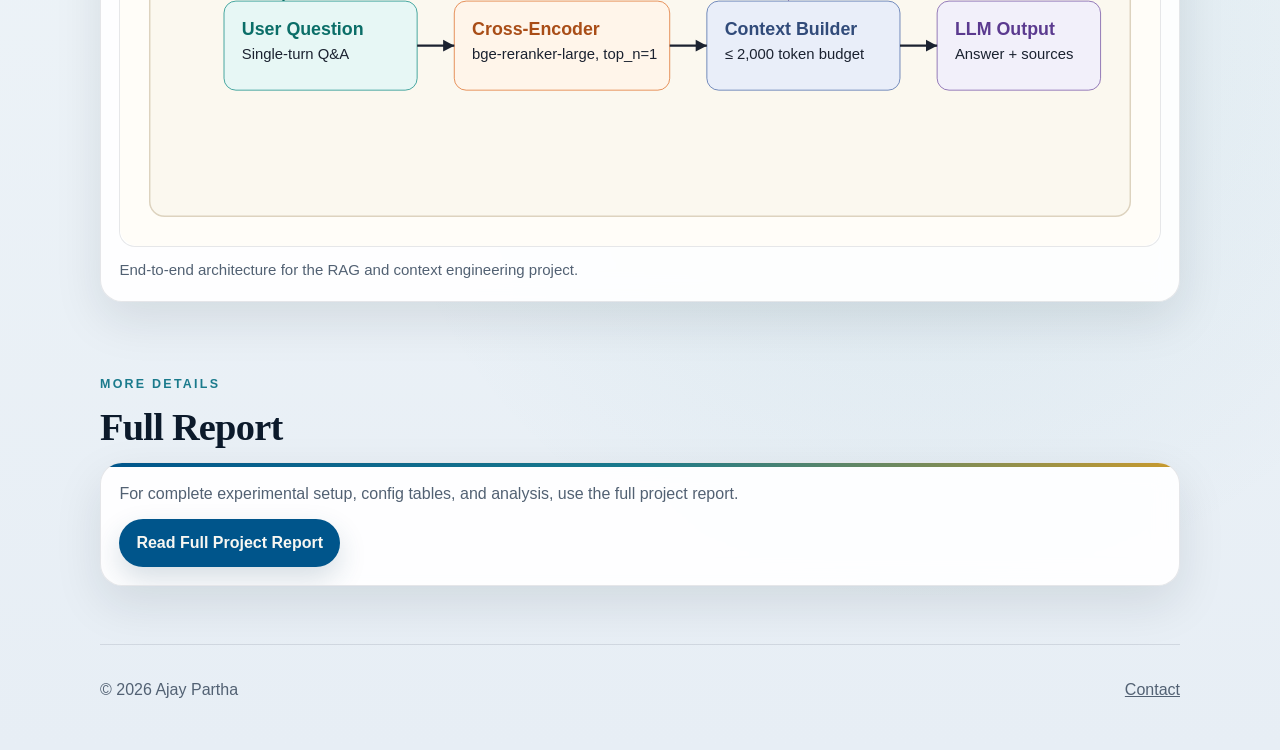
<file: projects.html>
<!doctype html>
<html lang="en">
  <head>
    <meta charset="UTF-8" />
    <meta name="viewport" content="width=device-width, initial-scale=1.0" />
    <title>Ajay Partha | Projects</title>
    <meta name="description" content="Project case studies and experiments by Ajay Partha." />
    <link rel="preconnect" href="https://fonts.googleapis.com" />
    <link rel="preconnect" href="https://fonts.gstatic.com" crossorigin />
    <link
      href="https://fonts.googleapis.com/css2?family=Sora:wght@400;600;700;800&family=Space+Grotesk:wght@400;500;700&display=swap"
      rel="stylesheet"
    />
    <link rel="stylesheet" href="styles.css" />
  </head>
  <body>
    <div class="background-orb orb-a"></div>
    <div class="background-orb orb-b"></div>

    <header class="site-header">
      <a class="logo" href="index.html">ajaypartha</a>
      <nav class="main-nav" aria-label="Project page navigation">
        <a href="#rag-context-engineering">RAG Project</a>
        <a href="#technical-architecture">Architecture</a>
        <a href="#demo">Demo</a>
      </nav>
      <a class="button ghost" href="index.html">Home</a>
    </header>

    <main>
      <section class="hero reveal">
        <p class="eyebrow">Project Page</p>
        <h1>Projects case studies, built from real coursework and team engineering work.</h1>
        <p class="lead">
          This first case study covers my RAG and context
          engineering pipeline for CSE/DSC 234.
        </p>
      </section>

      <section id="rag-context-engineering" class="section reveal">
        <article class="card case-study">
          <p class="tag">AI</p>
          <h2>Project 1: RAG and Context Engineering</h2>
          <div class="story-flow">
            <p>
              This project started with a practical constraint: answer documentation questions accurately
              without exceeding a 2,000-token context window, and still provide traceable source lines.
            </p>
            <p>
              To solve that, my team built a single-turn RAG pipeline that retrieves candidate chunks,
              reranks them, and generates grounded answers over the RapidFire AI OSS docs.
            </p>
            <p id="technical-architecture">
              Under the hood, the system uses RapidFire AI and LangChain abstractions with a custom
              line-aware token chunker, FAISS similarity retrieval (k=25), BAAI/bge-large-en-v1.5
              embeddings, and BAAI/bge-reranker-large with top_n=1 before final generation.
            </p>
            <p>
              The main learning was how strongly context quality affects output quality: reducing noisy
              context improved precision and made answers more consistent in final experiments.
            </p>
            <p id="demo">
              If you want a quick walkthrough, start with the architecture diagram below for the full
              request-to-answer flow, then open the report for deeper methodology and result details.
            </p>
          </div>
        </article>
      </section>

      <section id="architecture" class="section reveal">
        <div class="section-header">
          <p class="eyebrow">Architecture</p>
          <h2>RAG Pipeline Diagram</h2>
        </div>
        <figure class="card architecture-figure">
          <img
            src="assets/rag-architecture.svg"
            alt="RAG pipeline architecture showing document loading, chunking, embedding, FAISS retrieval, reranking, context assembly, and LLM answer generation"
          />
          <figcaption>End-to-end architecture for the RAG and context engineering project.</figcaption>
        </figure>
      </section>

      <section id="report" class="section reveal">
        <div class="section-header">
          <p class="eyebrow">More Details</p>
          <h2>Full Report</h2>
        </div>
        <article class="card case-study">
          <p>
            For complete experimental setup, config tables, and analysis, use the full project report.
          </p>
          <a class="button" href="report-rag.pdf">Read Full Project Report</a>
        </article>
      </section>
    </main>

    <footer class="site-footer">
      <p>© <span id="year"></span> Ajay Partha</p>
      <a href="index.html#contact">Contact</a>
    </footer>

    <script src="script.js"></script>
  </body>
</html>
</file>
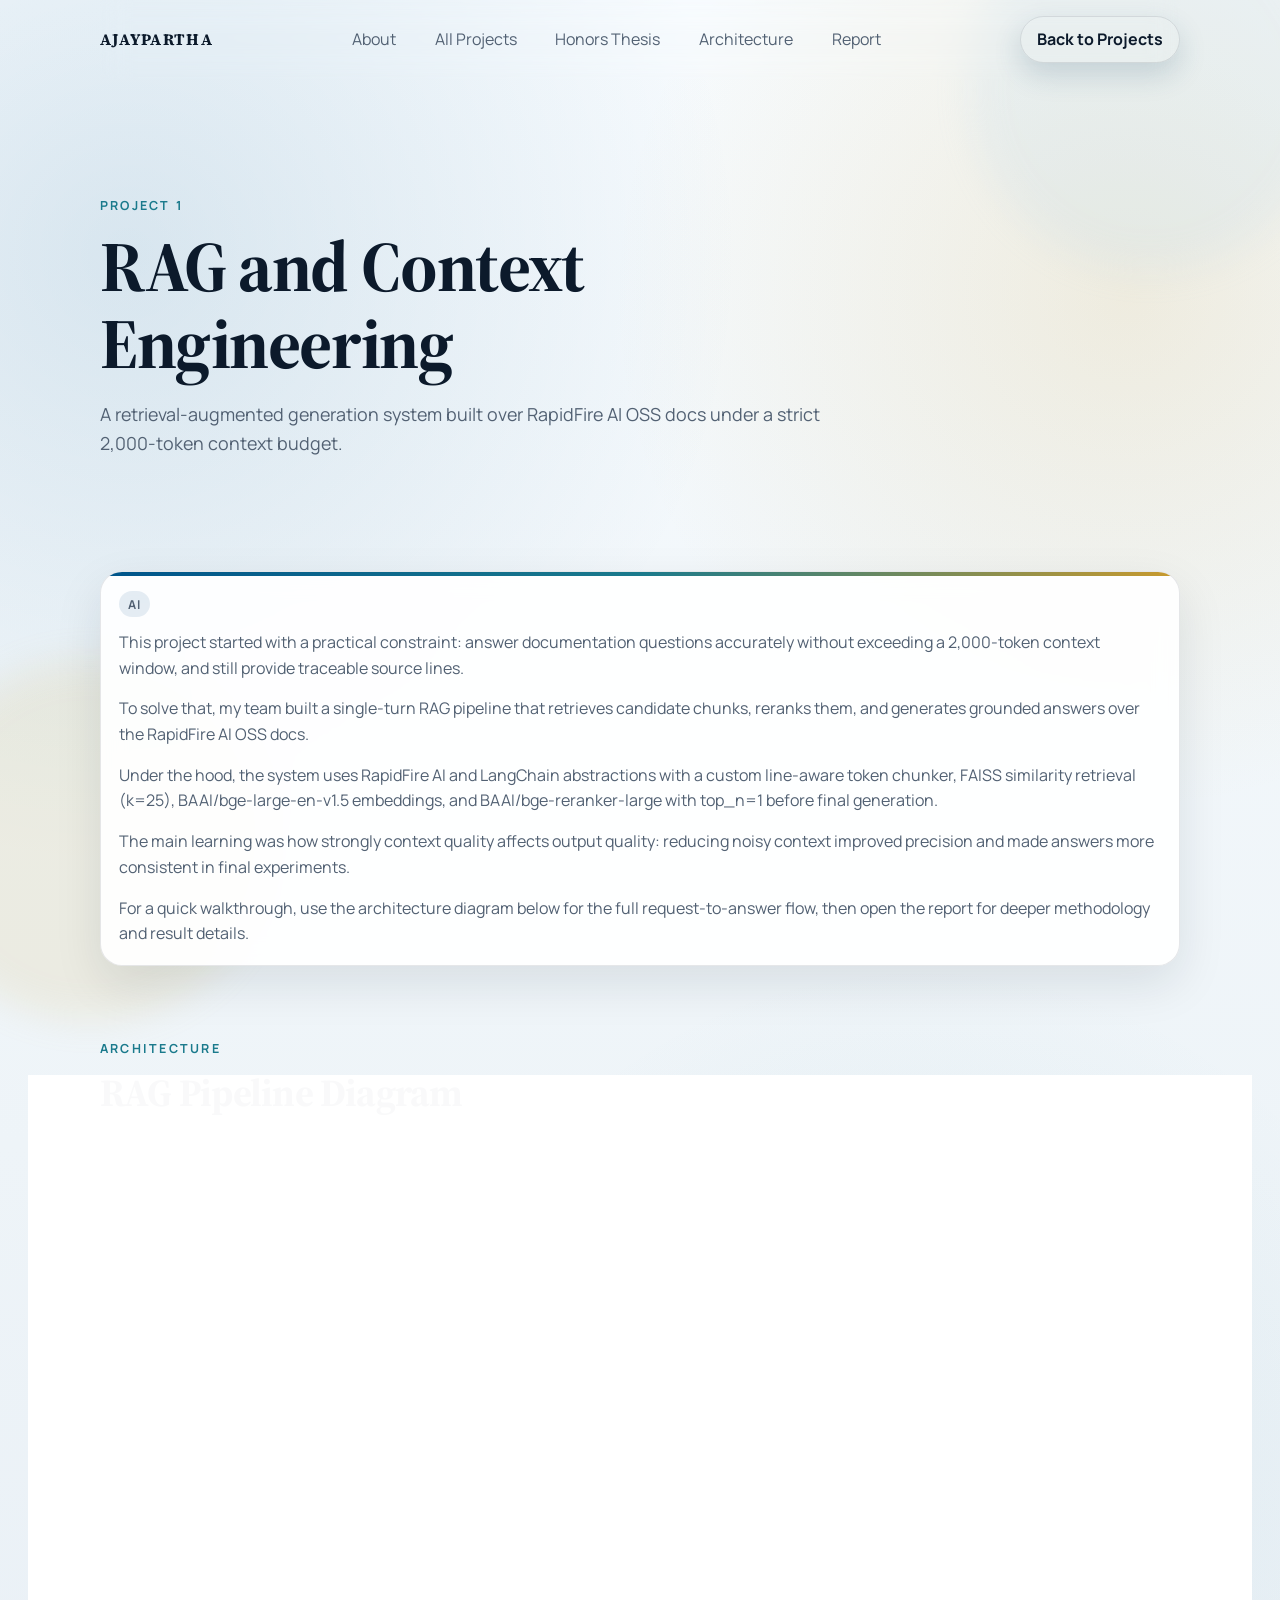
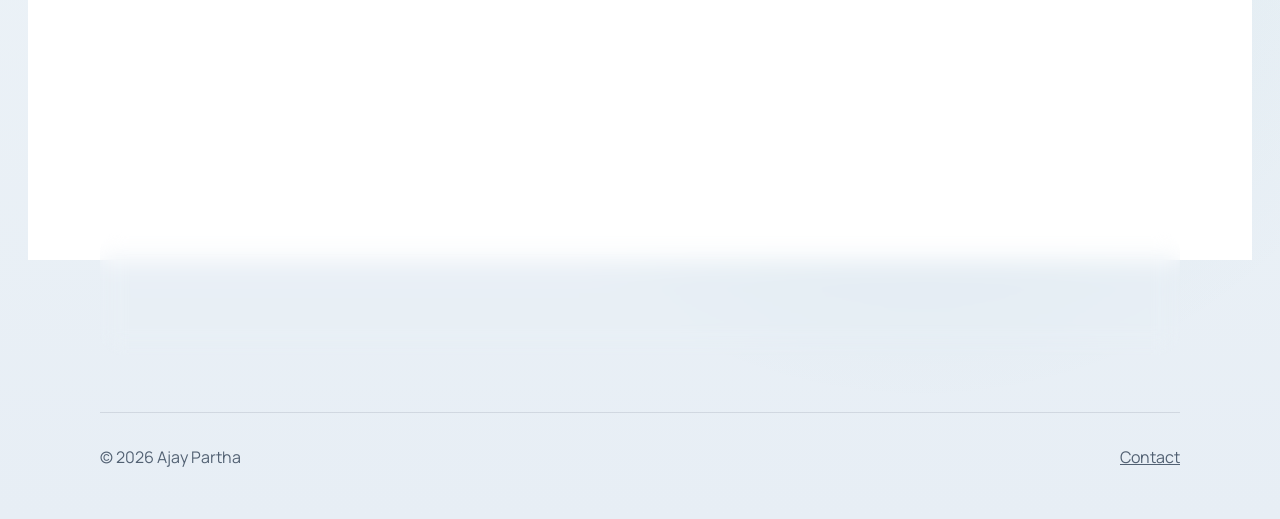
<file: rag-project.html>
<!doctype html>
<html lang="en">
  <head>
    <meta charset="UTF-8" />
    <meta name="viewport" content="width=device-width, initial-scale=1.0" />
    <title>Ajay Partha | RAG and Context Engineering</title>
    <meta
      name="description"
      content="Project case study for RAG and Context Engineering by Ajay Partha."
    />
    <link rel="preconnect" href="https://fonts.googleapis.com" />
    <link rel="preconnect" href="https://fonts.gstatic.com" crossorigin />
    <link
      href="https://fonts.googleapis.com/css2?family=Manrope:wght@400;500;600;700;800&family=Source+Serif+4:opsz,wght@8..60,500;8..60,600;8..60,700&display=swap"
      rel="stylesheet"
    />
    <link rel="stylesheet" href="styles.css" />
  </head>
  <body>
    <div class="background-orb orb-a"></div>
    <div class="background-orb orb-b"></div>

    <header class="site-header">
      <a class="logo" href="index.html">ajaypartha</a>
      <nav class="main-nav" aria-label="Project page navigation">
        <a href="about.html">About</a>
        <a href="index.html#projects">All Projects</a>
        <a href="honors-thesis.html">Honors Thesis</a>
        <a href="#architecture">Architecture</a>
        <a href="#report">Report</a>
      </nav>
      <a class="button ghost" href="index.html#projects">Back to Projects</a>
    </header>

    <main>
      <section class="hero reveal">
        <p class="eyebrow">Project 1</p>
        <h1>RAG and Context Engineering</h1>
        <p class="lead">
          A retrieval-augmented generation system built over RapidFire AI OSS docs under a strict
          2,000-token context budget.
        </p>
      </section>

      <section class="section reveal">
        <article class="card case-study">
          <p class="tag">AI</p>
          <div class="story-flow">
            <p>
              This project started with a practical constraint: answer documentation questions accurately
              without exceeding a 2,000-token context window, and still provide traceable source lines.
            </p>
            <p>
              To solve that, my team built a single-turn RAG pipeline that retrieves candidate chunks,
              reranks them, and generates grounded answers over the RapidFire AI OSS docs.
            </p>
            <p>
              Under the hood, the system uses RapidFire AI and LangChain abstractions with a custom
              line-aware token chunker, FAISS similarity retrieval (k=25), BAAI/bge-large-en-v1.5
              embeddings, and BAAI/bge-reranker-large with top_n=1 before final generation.
            </p>
            <p>
              The main learning was how strongly context quality affects output quality: reducing noisy
              context improved precision and made answers more consistent in final experiments.
            </p>
            <p>
              For a quick walkthrough, use the architecture diagram below for the full request-to-answer
              flow, then open the report for deeper methodology and result details.
            </p>
          </div>
        </article>
      </section>

      <section id="architecture" class="section reveal">
        <div class="section-header">
          <p class="eyebrow">Architecture</p>
          <h2>RAG Pipeline Diagram</h2>
        </div>
        <figure class="card architecture-figure">
          <img
            src="assets/rag-architecture.svg"
            alt="RAG pipeline architecture showing document loading, chunking, embedding, FAISS retrieval, reranking, context assembly, and LLM answer generation"
          />
          <figcaption>End-to-end architecture for the RAG and context engineering project.</figcaption>
        </figure>
      </section>

      <section id="report" class="section reveal">
        <article class="card case-study">
          <p>For complete experimental setup, config tables, and analysis, use the full project report.</p>
          <a class="button pdf-button" href="report-rag.pdf" target="_blank" rel="noopener noreferrer"
            >Open RAG Project PDF</a
          >
        </article>
      </section>
    </main>

    <footer class="site-footer">
      <p>© <span id="year"></span> Ajay Partha</p>
      <a href="index.html#contact">Contact</a>
    </footer>

    <script src="script.js"></script>
  </body>
</html>
</file>
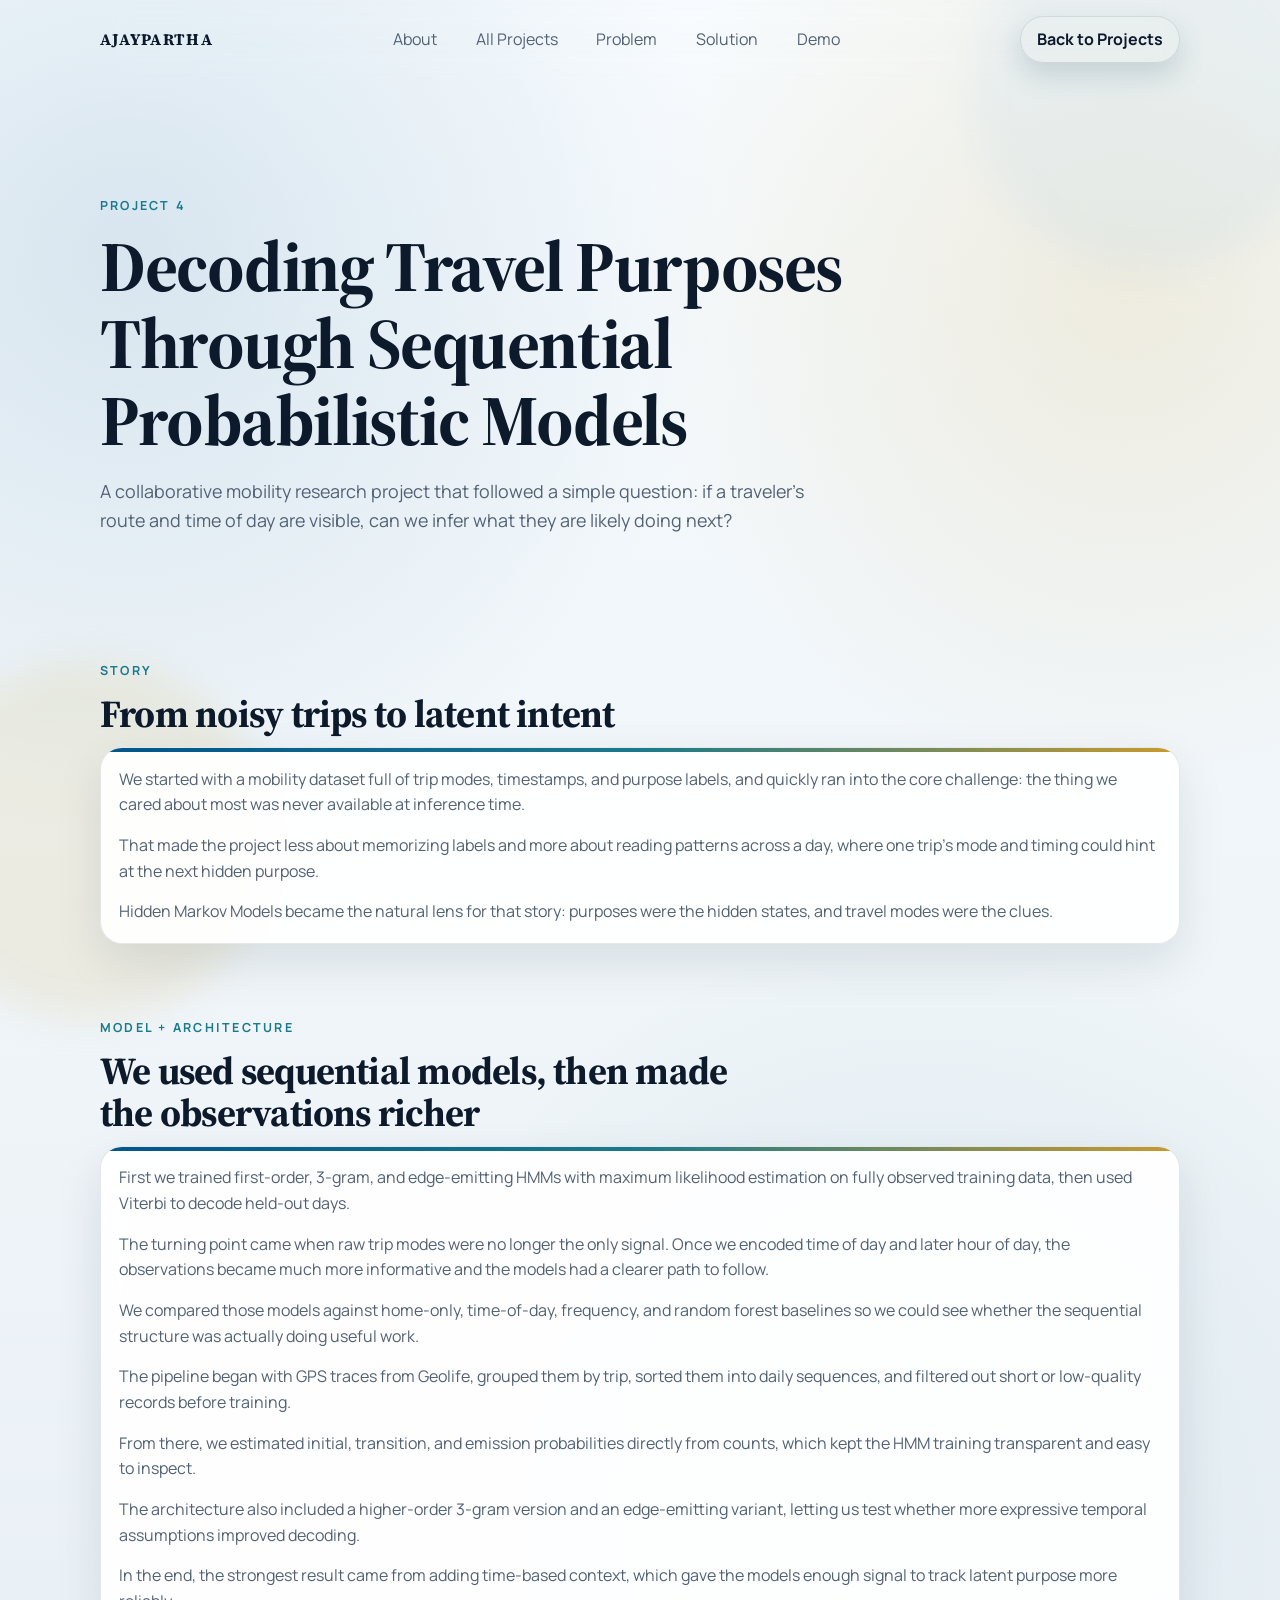
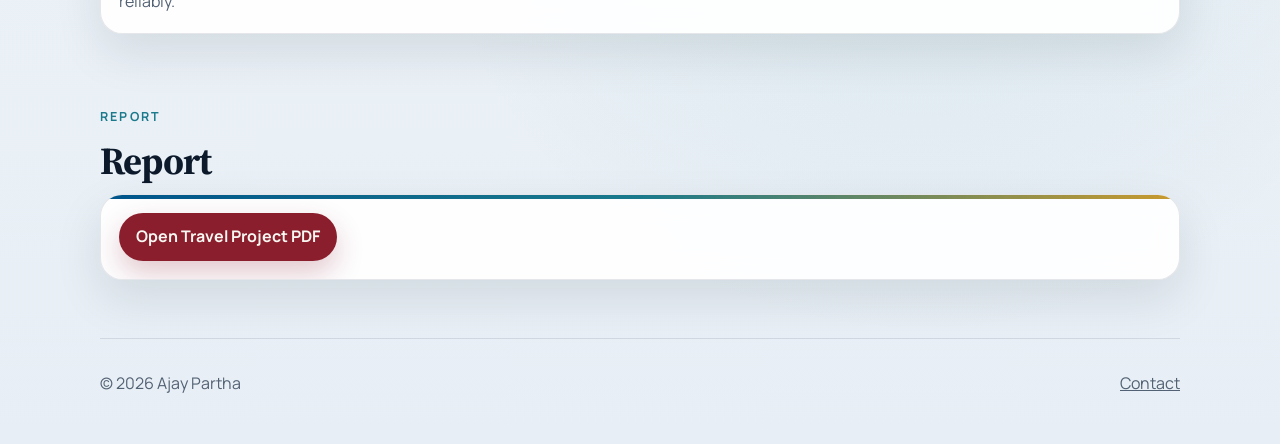
<file: travel-purpose-hmm.html>
<!doctype html>
<html lang="en">
  <head>
    <meta charset="UTF-8" />
    <meta name="viewport" content="width=device-width, initial-scale=1.0" />
    <title>Ajay Partha | Decoding Travel Purposes</title>
    <meta
      name="description"
      content="Project case study for decoding travel purposes through sequential probabilistic models by Ajay Partha."
    />
    <link rel="preconnect" href="https://fonts.googleapis.com" />
    <link rel="preconnect" href="https://fonts.gstatic.com" crossorigin />
    <link
      href="https://fonts.googleapis.com/css2?family=Manrope:wght@400;500;600;700;800&family=Source+Serif+4:opsz,wght@8..60,500;8..60,600;8..60,700&display=swap"
      rel="stylesheet"
    />
    <link rel="stylesheet" href="styles.css" />
  </head>
  <body>
    <div class="background-orb orb-a"></div>
    <div class="background-orb orb-b"></div>

    <header class="site-header">
      <a class="logo" href="index.html">ajaypartha</a>
      <nav class="main-nav" aria-label="Project page navigation">
        <a href="about.html">About</a>
        <a href="index.html#projects">All Projects</a>
        <a href="#problem">Problem</a>
        <a href="#solution">Solution</a>
        <a href="#demo">Demo</a>
      </nav>
      <a class="button ghost" href="index.html#projects">Back to Projects</a>
    </header>

    <main>
      <section class="hero reveal">
        <p class="eyebrow">Project 4</p>
        <h1>Decoding Travel Purposes Through Sequential Probabilistic Models</h1>
        <p class="lead">
          A collaborative mobility research project that followed a simple question: if a traveler’s
          route and time of day are visible, can we infer what they are likely doing next?
        </p>
      </section>

      <section id="problem" class="section reveal">
        <div class="section-header">
          <p class="eyebrow">Story</p>
          <h2>From noisy trips to latent intent</h2>
        </div>
        <article class="card case-study">
          <div class="story-flow">
            <p>
              We started with a mobility dataset full of trip modes, timestamps, and purpose labels, and
              quickly ran into the core challenge: the thing we cared about most was never available at
              inference time.
            </p>
            <p>
              That made the project less about memorizing labels and more about reading patterns across a
              day, where one trip’s mode and timing could hint at the next hidden purpose.
            </p>
            <p>
              Hidden Markov Models became the natural lens for that story: purposes were the hidden
              states, and travel modes were the clues.
            </p>
          </div>
        </article>
      </section>

      <section id="solution" class="section reveal">
        <div class="section-header">
          <p class="eyebrow">Model + Architecture</p>
          <h2>We used sequential models, then made the observations richer</h2>
        </div>
        <article class="card case-study">
          <div class="story-flow">
            <p>
              First we trained first-order, 3-gram, and edge-emitting HMMs with maximum likelihood
              estimation on fully observed training data, then used Viterbi to decode held-out days.
            </p>
            <p>
              The turning point came when raw trip modes were no longer the only signal. Once we encoded
              time of day and later hour of day, the observations became much more informative and the
              models had a clearer path to follow.
            </p>
            <p>
              We compared those models against home-only, time-of-day, frequency, and random forest
              baselines so we could see whether the sequential structure was actually doing useful work.
            </p>
            <p>
              The pipeline began with GPS traces from Geolife, grouped them by trip, sorted them into
              daily sequences, and filtered out short or low-quality records before training.
            </p>
            <p>
              From there, we estimated initial, transition, and emission probabilities directly from
              counts, which kept the HMM training transparent and easy to inspect.
            </p>
            <p>
              The architecture also included a higher-order 3-gram version and an edge-emitting variant,
              letting us test whether more expressive temporal assumptions improved decoding.
            </p>
            <p>
              In the end, the strongest result came from adding time-based context, which gave the models
              enough signal to track latent purpose more reliably.
            </p>
          </div>
        </article>
      </section>

      <section id="report" class="section reveal">
        <div class="section-header">
          <p class="eyebrow">Report</p>
          <h2>Report</h2>
        </div>
        <article class="card case-study">
          <div class="story-flow">
            <a class="button pdf-button" href="report-travel-purpose.pdf" target="_blank" rel="noopener noreferrer"
              >Open Travel Project PDF</a
            >
          </div>
        </article>
      </section>
    </main>

    <footer class="site-footer">
      <p>© <span id="year"></span> Ajay Partha</p>
      <a href="index.html#contact">Contact</a>
    </footer>

    <script src="script.js"></script>
  </body>
</html>
</file>
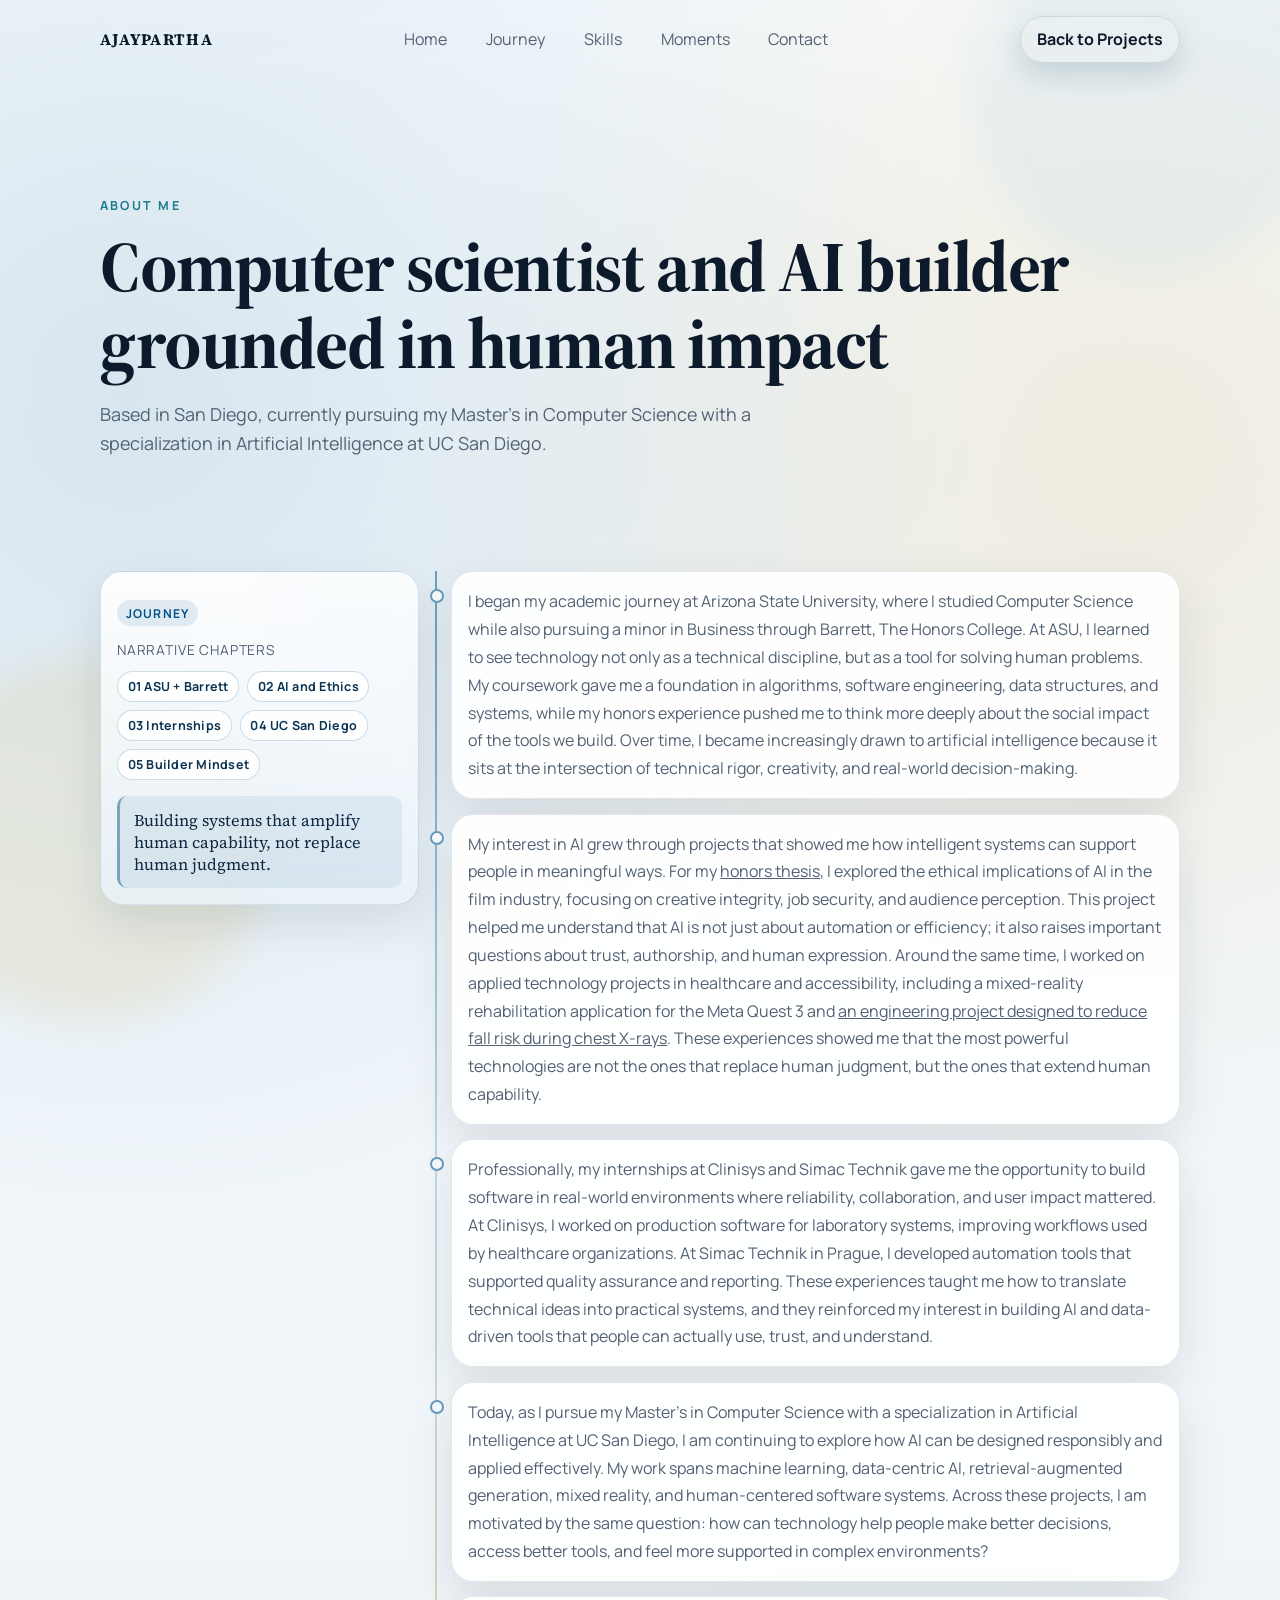
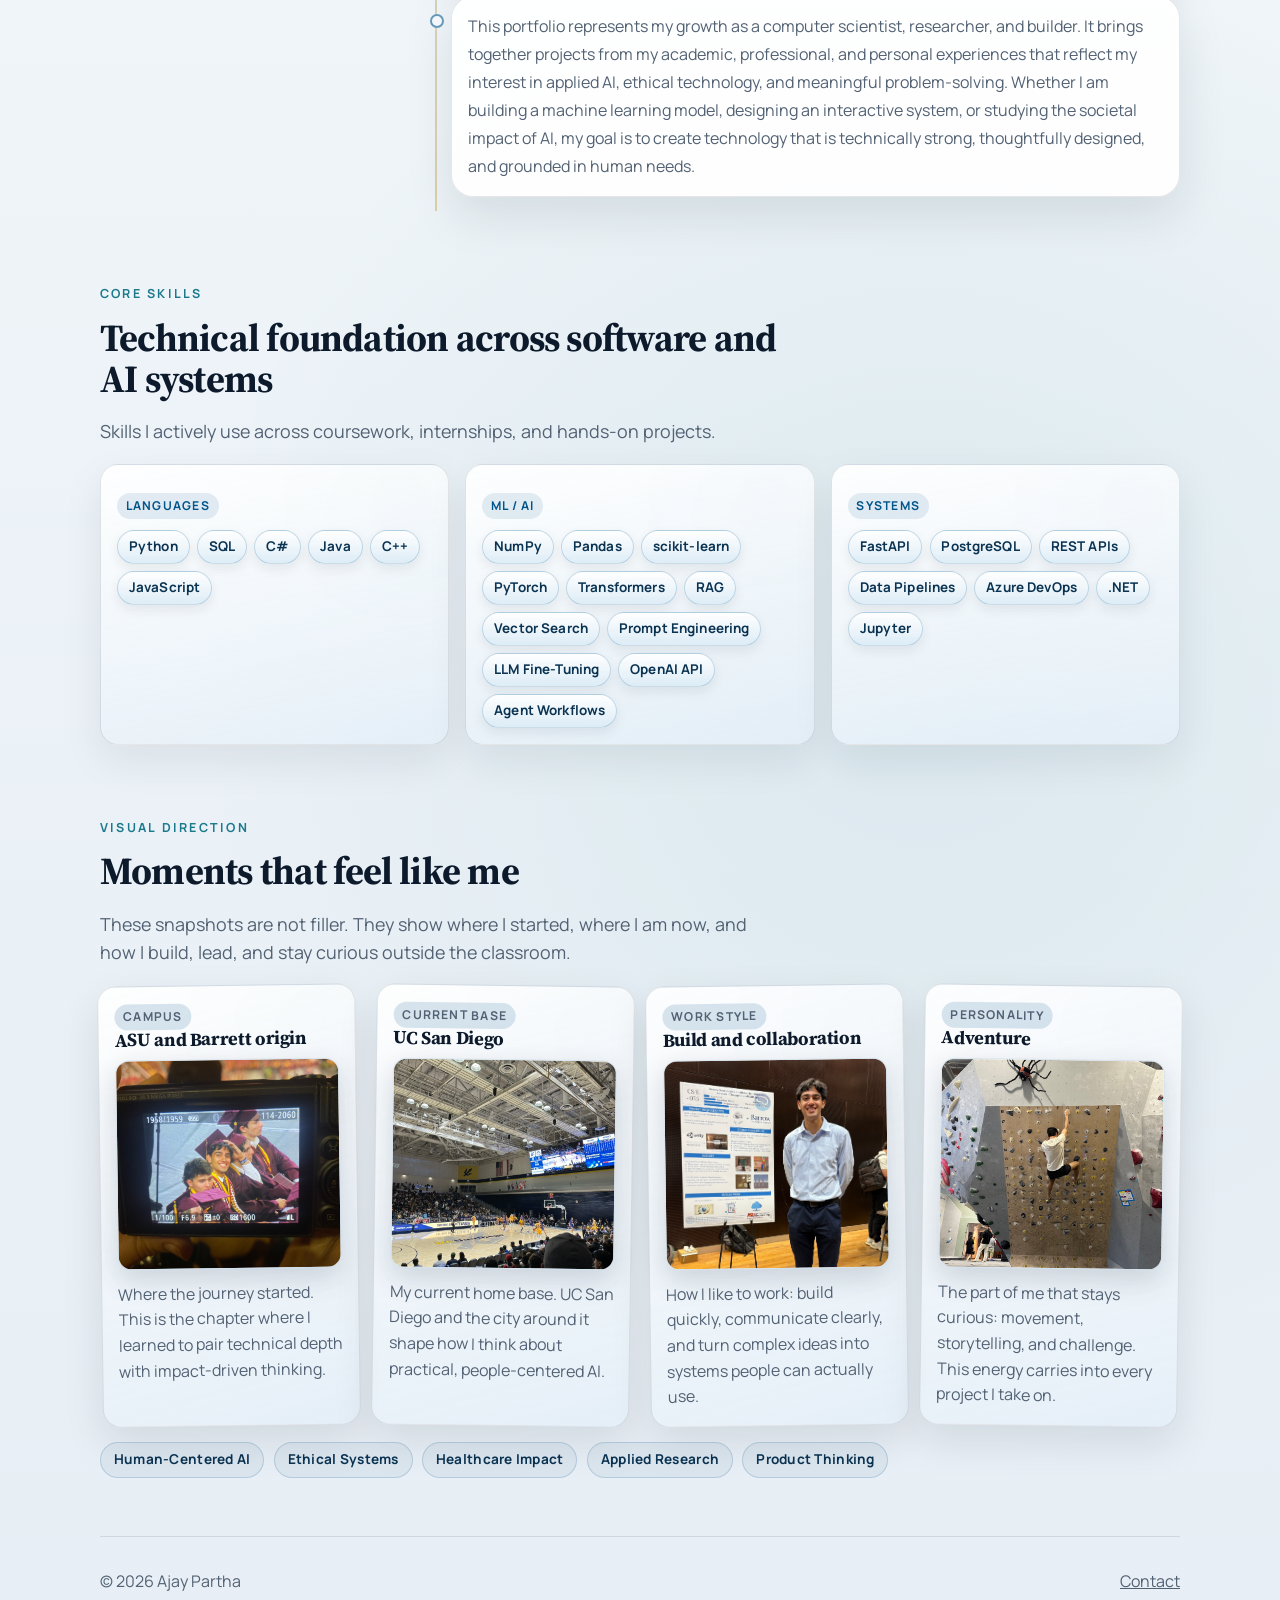
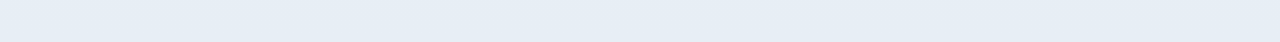
<file: pages/about.html>
<!doctype html>
<html lang="en">
  <head>
    <meta charset="UTF-8" />
    <meta name="viewport" content="width=device-width, initial-scale=1.0" />
    <title>Ajay Partha | About</title>
    <meta
      name="description"
      content="About Ajay Partha: background, interests, and approach to building products."
    />
    <link rel="preconnect" href="https://fonts.googleapis.com" />
    <link rel="preconnect" href="https://fonts.gstatic.com" crossorigin />
    <link
      href="https://fonts.googleapis.com/css2?family=Manrope:wght@400;500;600;700;800&family=Source+Serif+4:opsz,wght@8..60,500;8..60,600;8..60,700&display=swap"
      rel="stylesheet"
    />
    <link rel="stylesheet" href="../assets/css/styles.css" />
  </head>
  <body>
    <div class="background-orb orb-a"></div>
    <div class="background-orb orb-b"></div>

    <header class="site-header">
      <a class="logo" href="../index.html">ajaypartha</a>
      <nav class="main-nav" aria-label="About page navigation">
        <a href="../index.html">Home</a>
        <a href="#journey">Journey</a>
        <a href="#core-skills">Skills</a>
        <a href="#moments">Moments</a>
        <a href="../index.html#contact">Contact</a>
      </nav>
      <a class="button ghost" href="../index.html#projects">Back to Projects</a>
    </header>

    <main>
      <section class="hero reveal">
        <p class="eyebrow">About Me</p>
        <h1>Computer scientist and AI builder grounded in human impact</h1>
        <p class="lead">
          Based in San Diego, currently pursuing my Master's in Computer Science with
          a specialization in Artificial Intelligence at UC San Diego.
        </p>
      </section>

      <section id="journey" class="section reveal about-story-layout">
        <aside class="about-story-rail" aria-label="About page anchors">
          <p class="tag">Journey</p>
          <p class="about-rail-label">Narrative Chapters</p>
          <div class="about-rail-chips">
            <span>01 ASU + Barrett</span>
            <span>02 AI and Ethics</span>
            <span>03 Internships</span>
            <span>04 UC San Diego</span>
            <span>05 Builder Mindset</span>
          </div>
          <blockquote class="about-pull-quote">
            Building systems that amplify human capability, not replace human judgment.
          </blockquote>
        </aside>

        <article class="about-story-content" aria-label="About narrative text">
          <section class="about-story-block">
            <p>
              I began my academic journey at Arizona State University, where I studied Computer Science while also pursuing a minor in Business through Barrett, The Honors College. At ASU, I learned to see technology not only as a technical discipline, but as a tool for solving human problems. My coursework gave me a foundation in algorithms, software engineering, data structures, and systems, while my honors experience pushed me to think more deeply about the social impact of the tools we build. Over time, I became increasingly drawn to artificial intelligence because it sits at the intersection of technical rigor, creativity, and real-world decision-making.
            </p>
          </section>

          <section class="about-story-block">
            <p>
              My interest in AI grew through projects that showed me how intelligent systems can support people in meaningful ways. For my <a href="honors-thesis.html">honors thesis</a>, I explored the ethical implications of AI in the film industry, focusing on creative integrity, job security, and audience perception. This project helped me understand that AI is not just about automation or efficiency; it also raises important questions about trust, authorship, and human expression. Around the same time, I worked on applied technology projects in healthcare and accessibility, including a mixed-reality rehabilitation application for the Meta Quest 3 and <a href="epics-wheelchair.html">an engineering project designed to reduce fall risk during chest X-rays</a>. These experiences showed me that the most powerful technologies are not the ones that replace human judgment, but the ones that extend human capability.
            </p>
          </section>

          <section class="about-story-block">
            <p>
              Professionally, my internships at Clinisys and Simac Technik gave me the opportunity to build software in real-world environments where reliability, collaboration, and user impact mattered. At Clinisys, I worked on production software for laboratory systems, improving workflows used by healthcare organizations. At Simac Technik in Prague, I developed automation tools that supported quality assurance and reporting. These experiences taught me how to translate technical ideas into practical systems, and they reinforced my interest in building AI and data-driven tools that people can actually use, trust, and understand.
            </p>
          </section>

          <section class="about-story-block">
            <p>
              Today, as I pursue my Master’s in Computer Science with a specialization in Artificial Intelligence at UC San Diego, I am continuing to explore how AI can be designed responsibly and applied effectively. My work spans machine learning, data-centric AI, retrieval-augmented generation, mixed reality, and human-centered software systems. Across these projects, I am motivated by the same question: how can technology help people make better decisions, access better tools, and feel more supported in complex environments?
            </p>
          </section>

          <section class="about-story-block">
            <p>
              This portfolio represents my growth as a computer scientist, researcher, and builder. It brings together projects from my academic, professional, and personal experiences that reflect my interest in applied AI, ethical technology, and meaningful problem-solving. Whether I am building a machine learning model, designing an interactive system, or studying the societal impact of AI, my goal is to create technology that is technically strong, thoughtfully designed, and grounded in human needs.
            </p>
          </section>
        </article>
      </section>

      <section id="core-skills" class="section reveal" aria-labelledby="core-skills-title">
        <div class="section-header">
          <p class="eyebrow">Core Skills</p>
          <h2 id="core-skills-title">Technical foundation across software and AI systems</h2>
          <p class="lead">
            Skills I actively use across coursework, internships, and hands-on projects.
          </p>
        </div>

        <div class="about-skills-grid" aria-label="Core skills categories">
          <article class="about-skill-card">
            <p class="tag">Languages</p>
            <div class="about-skill-chips" aria-label="Programming languages">
              <span class="skill-pill">Python</span>
              <span class="skill-pill">SQL</span>
              <span class="skill-pill">C#</span>
              <span class="skill-pill">Java</span>
              <span class="skill-pill">C++</span>
              <span class="skill-pill">JavaScript</span>
            </div>
          </article>

          <article class="about-skill-card">
            <p class="tag">ML / AI</p>
            <div class="about-skill-chips" aria-label="Machine learning and AI skills">
              <span class="skill-pill">NumPy</span>
              <span class="skill-pill">Pandas</span>
              <span class="skill-pill">scikit-learn</span>
              <span class="skill-pill">PyTorch</span>
              <span class="skill-pill">Transformers</span>
              <span class="skill-pill">RAG</span>
              <span class="skill-pill">Vector Search</span>
              <span class="skill-pill">Prompt Engineering</span>
              <span class="skill-pill">LLM Fine-Tuning</span>
              <span class="skill-pill">OpenAI API</span>
              <span class="skill-pill">Agent Workflows</span>
            </div>
          </article>

          <article class="about-skill-card">
            <p class="tag">Systems</p>
            <div class="about-skill-chips" aria-label="Systems and tooling skills">
              <span class="skill-pill">FastAPI</span>
              <span class="skill-pill">PostgreSQL</span>
              <span class="skill-pill">REST APIs</span>
              <span class="skill-pill">Data Pipelines</span>
              <span class="skill-pill">Azure DevOps</span>
              <span class="skill-pill">.NET</span>
              <span class="skill-pill">Jupyter</span>
            </div>
          </article>
        </div>
      </section>

      <section id="moments" class="section reveal">
        <div class="section-header">
          <p class="eyebrow">Visual Direction</p>
          <h2>Moments that feel like me</h2>
          <p class="lead">
            These snapshots are not filler. They show where I started, where I am now, and how I build,
            lead, and stay curious outside the classroom.
          </p>
        </div>

        <div class="about-idea-grid" aria-label="Suggested photo ideas">
          <article class="idea-card">
            <p class="tag">Campus</p>
            <h3>ASU and Barrett origin</h3>
            <img class="idea-visual" src="../assets/images/about/campus.jpeg" alt="Campus portrait representing ASU and Barrett origins" />
            <p>
              Where the journey started. This is the chapter where I learned to pair technical depth with
              impact-driven thinking.
            </p>
          </article>
          <article class="idea-card">
            <p class="tag">Current Base</p>
            <h3>UC San Diego</h3>
            <img class="idea-visual" src="../assets/images/about/currentbase.jpeg" alt="Photo representing current base in San Diego and UC San Diego" />
            <p>
              My current home base. UC San Diego and the city around it shape how I think about practical,
              people-centered AI.
            </p>
          </article>
          <article class="idea-card">
            <p class="tag">Work Style</p>
            <h3>Build and collaboration</h3>
            <img class="idea-visual" src="../assets/images/about/work-style.jpeg" alt="Build and collaboration moment showing work style" />
            <p>
              How I like to work: build quickly, communicate clearly, and turn complex ideas into systems
              people can actually use.
            </p>
          </article>
          <article class="idea-card">
            <p class="tag">Personality</p>
            <h3>Adventure</h3>
            <img class="idea-visual" src="../assets/images/about/personality.jpeg" alt="Adventure and creative photo representing personality and interests" />
            <p>
              The part of me that stays curious: movement, storytelling, and challenge. This energy carries
              into every project I take on.
            </p>
          </article>
        </div>

        <div class="about-accent-band" aria-hidden="true">
          <span>Human-Centered AI</span>
          <span>Ethical Systems</span>
          <span>Healthcare Impact</span>
          <span>Applied Research</span>
          <span>Product Thinking</span>
        </div>
      </section>
    </main>

    <footer class="site-footer">
      <p>© <span id="year"></span> Ajay Partha</p>
      <a href="../index.html#contact">Contact</a>
    </footer>

    <script src="../assets/js/script.js"></script>
  </body>
</html>
</file>
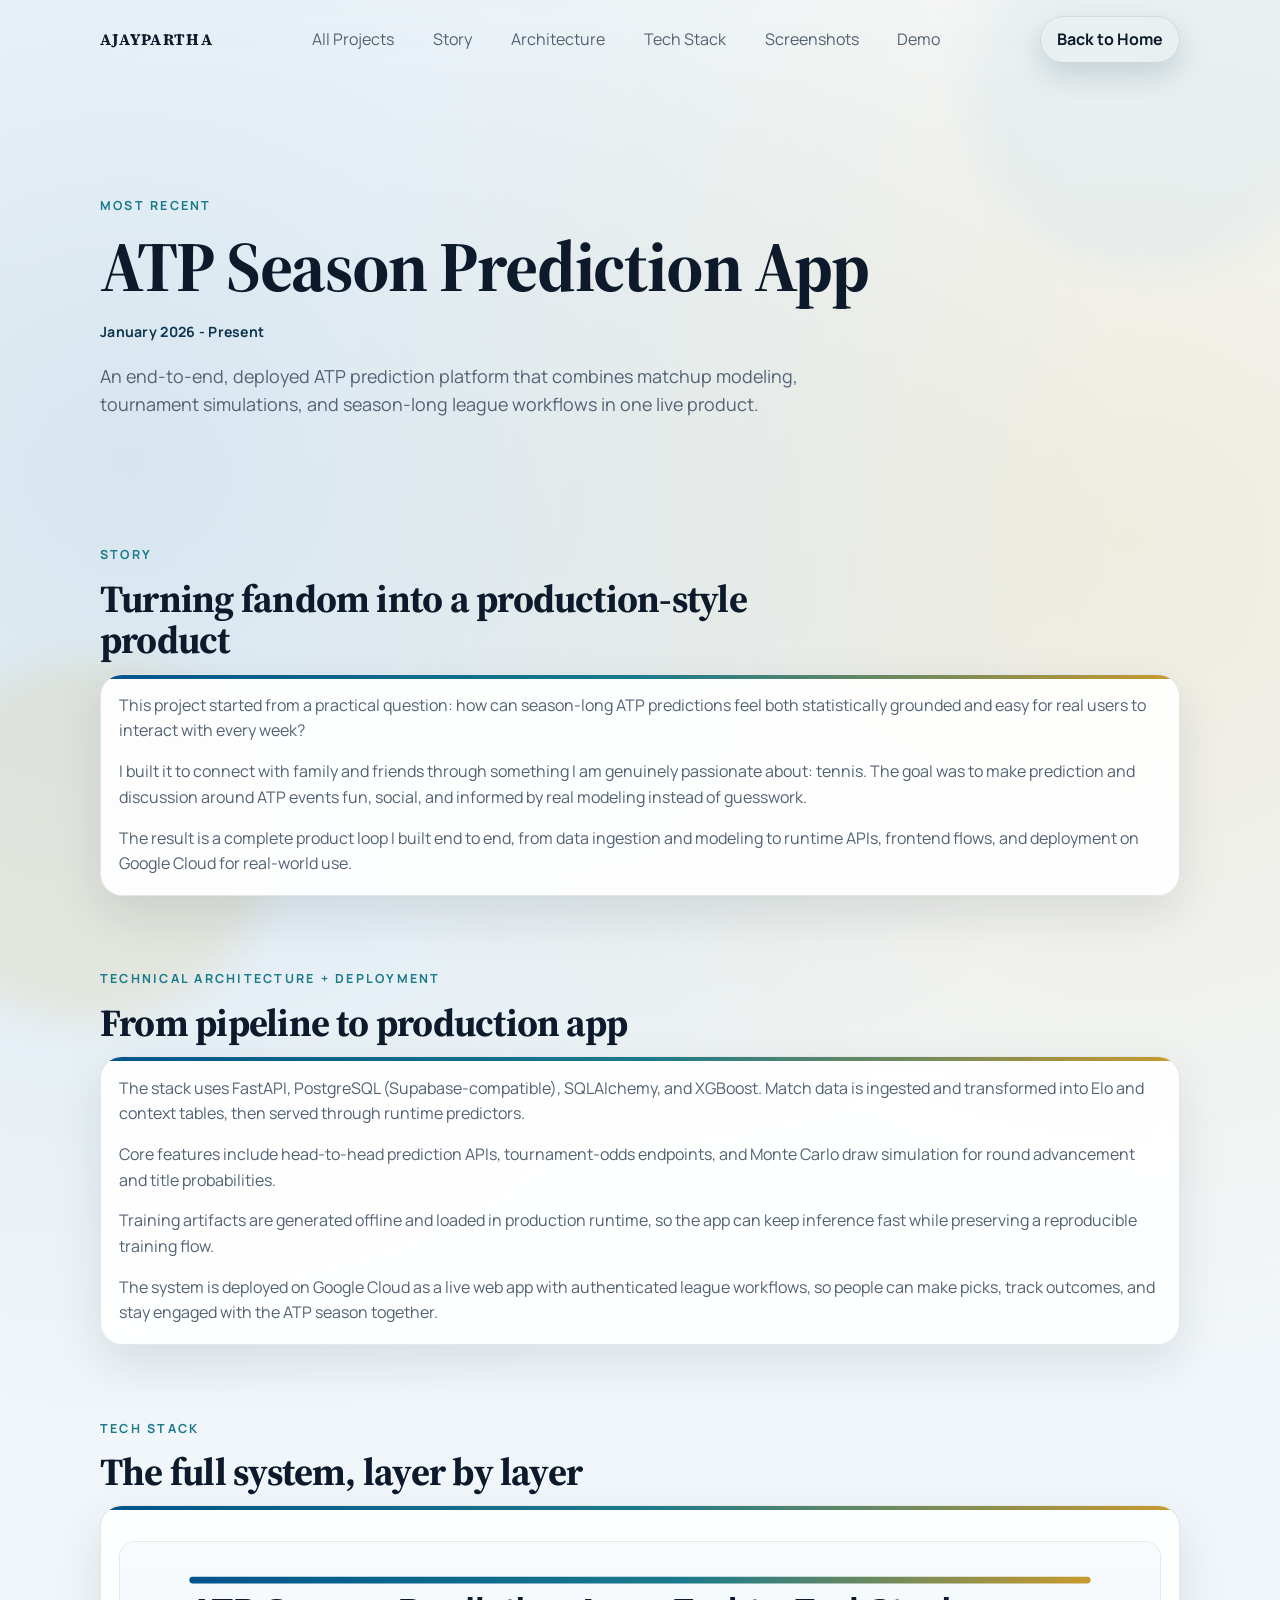
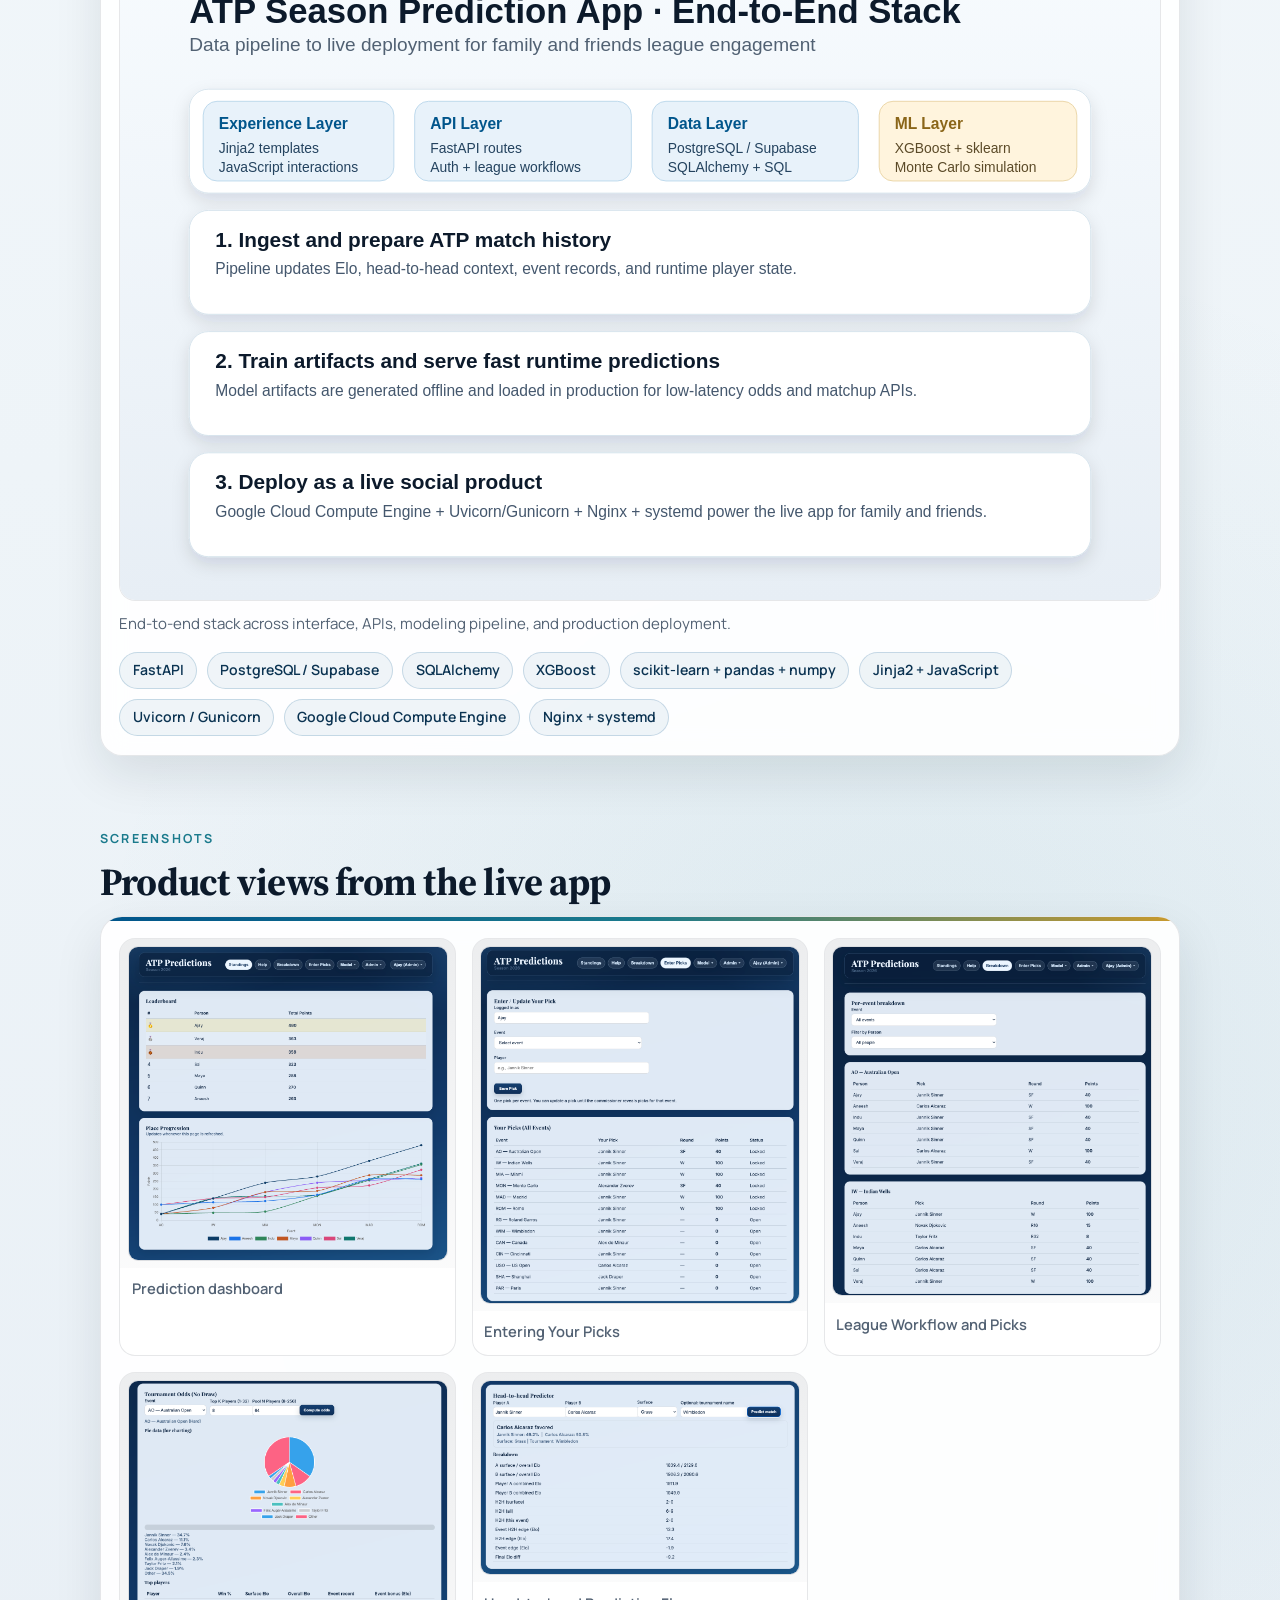
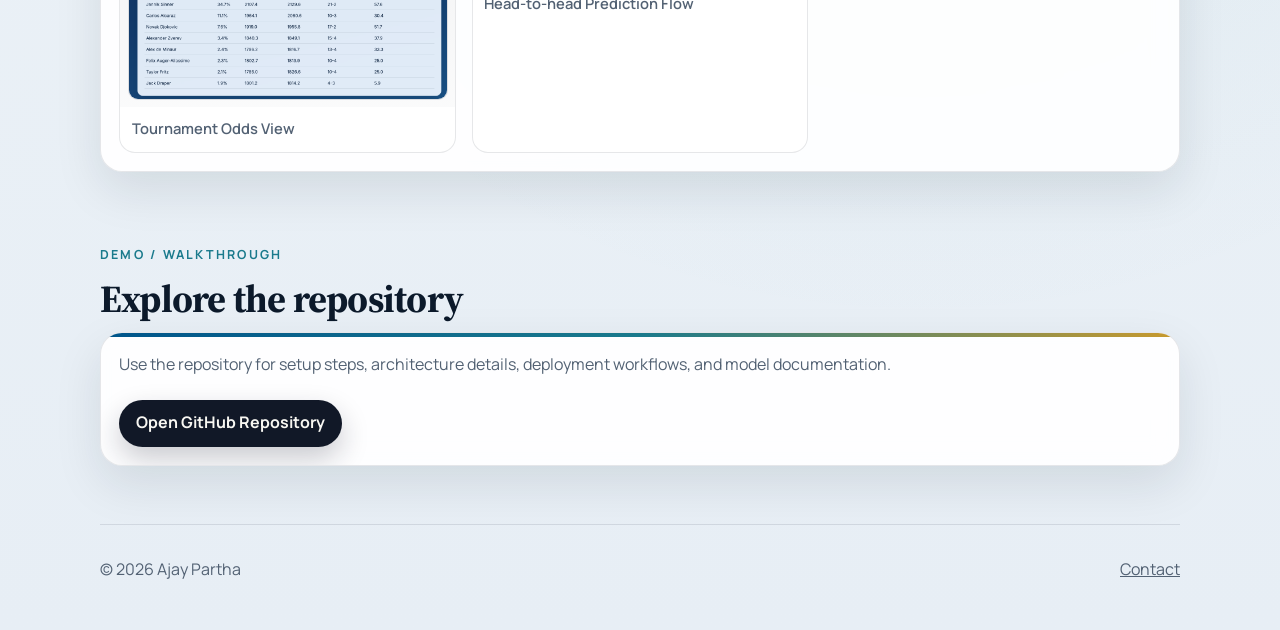
<file: pages/atp-season-predictions.html>
<!doctype html>
<html lang="en">
  <head>
    <meta charset="UTF-8" />
    <meta name="viewport" content="width=device-width, initial-scale=1.0" />
    <title>Ajay Partha | ATP Season Prediction App</title>
    <meta
      name="description"
      content="Case study for ATP Season Prediction App by Ajay Partha."
    />
    <link rel="preconnect" href="https://fonts.googleapis.com" />
    <link rel="preconnect" href="https://fonts.gstatic.com" crossorigin />
    <link
      href="https://fonts.googleapis.com/css2?family=Manrope:wght@400;500;600;700;800&family=Source+Serif+4:opsz,wght@8..60,500;8..60,600;8..60,700&display=swap"
      rel="stylesheet"
    />
    <link rel="stylesheet" href="../assets/css/styles.css" />
  </head>
  <body>
    <div class="background-orb orb-a"></div>
    <div class="background-orb orb-b"></div>

    <header class="site-header">
      <a class="logo" href="../index.html">ajaypartha</a>
      <nav class="main-nav" aria-label="Project page navigation">
        <a href="../index.html#projects">All Projects</a>
        <a href="#story">Story</a>
        <a href="#architecture">Architecture</a>
        <a href="#stack">Tech Stack</a>
        <a href="#screenshots">Screenshots</a>
        <a href="#demo">Demo</a>
      </nav>
      <a class="button ghost" href="../index.html">Back to Home</a>
    </header>

    <main>
      <section class="hero reveal">
        <p class="eyebrow">Most Recent</p>
        <h1>ATP Season Prediction App</h1>
        <p class="project-date">January 2026 - Present</p>
        <p class="lead">
          An end-to-end, deployed ATP prediction platform that combines matchup modeling,
          tournament simulations, and season-long league workflows in one live product.
        </p>
      </section>

      <section id="story" class="section reveal">
        <div class="section-header">
          <p class="eyebrow">Story</p>
          <h2>Turning fandom into a production-style product</h2>
        </div>
        <article class="card case-study">
          <div class="story-flow">
            <p>
              This project started from a practical question: how can season-long ATP predictions feel both
              statistically grounded and easy for real users to interact with every week?
            </p>
            <p>
              I built it to connect with family and friends through something I am genuinely passionate
              about: tennis. The goal was to make prediction and discussion around ATP events fun,
              social, and informed by real modeling instead of guesswork.
            </p>
            <p>
              The result is a complete product loop I built end to end, from data ingestion and modeling
              to runtime APIs, frontend flows, and deployment on Google Cloud for real-world use.
            </p>
          </div>
        </article>
      </section>

      <section id="architecture" class="section reveal">
        <div class="section-header">
          <p class="eyebrow">Technical Architecture + Deployment</p>
          <h2>From pipeline to production app</h2>
        </div>
        <article class="card case-study">
          <div class="story-flow">
            <p>
              The stack uses FastAPI, PostgreSQL (Supabase-compatible), SQLAlchemy, and XGBoost. Match data
              is ingested and transformed into Elo and context tables, then served through runtime predictors.
            </p>
            <p>
              Core features include head-to-head prediction APIs, tournament-odds endpoints, and Monte Carlo
              draw simulation for round advancement and title probabilities.
            </p>
            <p>
              Training artifacts are generated offline and loaded in production runtime, so the app can
              keep inference fast while preserving a reproducible training flow.
            </p>
            <p>
              The system is deployed on Google Cloud as a live web app with authenticated league workflows,
              so people can make picks, track outcomes, and stay engaged with the ATP season together.
            </p>
          </div>
        </article>
      </section>

      <section id="stack" class="section reveal">
        <div class="section-header">
          <p class="eyebrow">Tech Stack</p>
          <h2>The full system, layer by layer</h2>
        </div>
        <article class="card case-study">
          <figure class="architecture-figure">
            <img
              src="../assets/atp-stack-diagram.svg"
              alt="Stack diagram showing frontend, backend, data, machine learning, deployment, and operations layers for the ATP app"
            />
            <figcaption>
              End-to-end stack across interface, APIs, modeling pipeline, and production deployment.
            </figcaption>
          </figure>
          <div class="stack-pill-list" aria-label="ATP stack technologies">
            <span>FastAPI</span>
            <span>PostgreSQL / Supabase</span>
            <span>SQLAlchemy</span>
            <span>XGBoost</span>
            <span>scikit-learn + pandas + numpy</span>
            <span>Jinja2 + JavaScript</span>
            <span>Uvicorn / Gunicorn</span>
            <span>Google Cloud Compute Engine</span>
            <span>Nginx + systemd</span>
          </div>
        </article>
      </section>

      <section id="screenshots" class="section reveal">
        <div class="section-header">
          <p class="eyebrow">Screenshots</p>
          <h2>Product views from the live app</h2>
        </div>
        <article class="card case-study">
          <div class="screenshot-gallery atp-screenshot-gallery">
            <figure class="screenshot-card atp-screenshot-card">
              <a href="../assets/atp/atp-screen-1.png" target="_blank" rel="noopener noreferrer" aria-label="Open prediction dashboard screenshot in full size">
                <img src="../assets/atp/atp-screen-1.png" alt="Prediction dashboard showing ATP match predictions" loading="lazy" />
              </a>
              <figcaption>Prediction dashboard</figcaption>
            </figure>
            <figure class="screenshot-card atp-screenshot-card">
              <a href="../assets/atp/atp-screen-2.png" target="_blank" rel="noopener noreferrer" aria-label="Open tournament odds screenshot in full size">
                <img src="../assets/atp/atp-screen-2.png" alt="Tournament odds view with player probabilities" loading="lazy" />
              </a>
              <figcaption>Entering Your Picks</figcaption>
            </figure>
            <figure class="screenshot-card atp-screenshot-card">
              <a href="../assets/atp/atp-screen-3.png" target="_blank" rel="noopener noreferrer" aria-label="Open head-to-head prediction screenshot in full size">
                <img src="../assets/atp/atp-screen-3.png" alt="Head-to-head prediction flow for ATP players" loading="lazy" />
              </a>
              <figcaption>League Workflow and Picks</figcaption>
            </figure>
            <figure class="screenshot-card atp-screenshot-card">
              <a href="../assets/atp/atp-screen-4.png" target="_blank" rel="noopener noreferrer" aria-label="Open draw simulation screenshot in full size">
                <img src="../assets/atp/atp-screen-4.png" alt="Draw simulation controls and scenario settings" loading="lazy" />
              </a>
              <figcaption>Tournament Odds View</figcaption>
            </figure>
            <figure class="screenshot-card atp-screenshot-card">
              <a href="../assets/atp/atp-screen-5.png" target="_blank" rel="noopener noreferrer" aria-label="Open league workflow screenshot in full size">
                <img src="../assets/atp/atp-screen-5.png" alt="League workflow page for user picks and standings" loading="lazy" />
              </a>
              <figcaption>Head-to-head Prediction Flow</figcaption>
            </figure>
          </div>
        </article>
      </section>

      <section id="demo" class="section reveal">
        <div class="section-header">
          <p class="eyebrow">Demo / Walkthrough</p>
          <h2>Explore the repository</h2>
        </div>
        <article class="card case-study">
          <div class="story-flow">
            <p>
              Use the repository for setup steps, architecture details, deployment workflows, and model
              documentation.
            </p>
            <div class="hero-actions">
              <a class="button github-button" href="https://github.com/apartha13/atpTennisPredictions" target="_blank" rel="noopener noreferrer"
                >Open GitHub Repository</a
              >
            </div>
          </div>
        </article>
      </section>
    </main>

    <footer class="site-footer">
      <p>© <span id="year"></span> Ajay Partha</p>
      <a href="../index.html#contact">Contact</a>
    </footer>

    <script src="../assets/js/script.js"></script>
  </body>
</html>
</file>
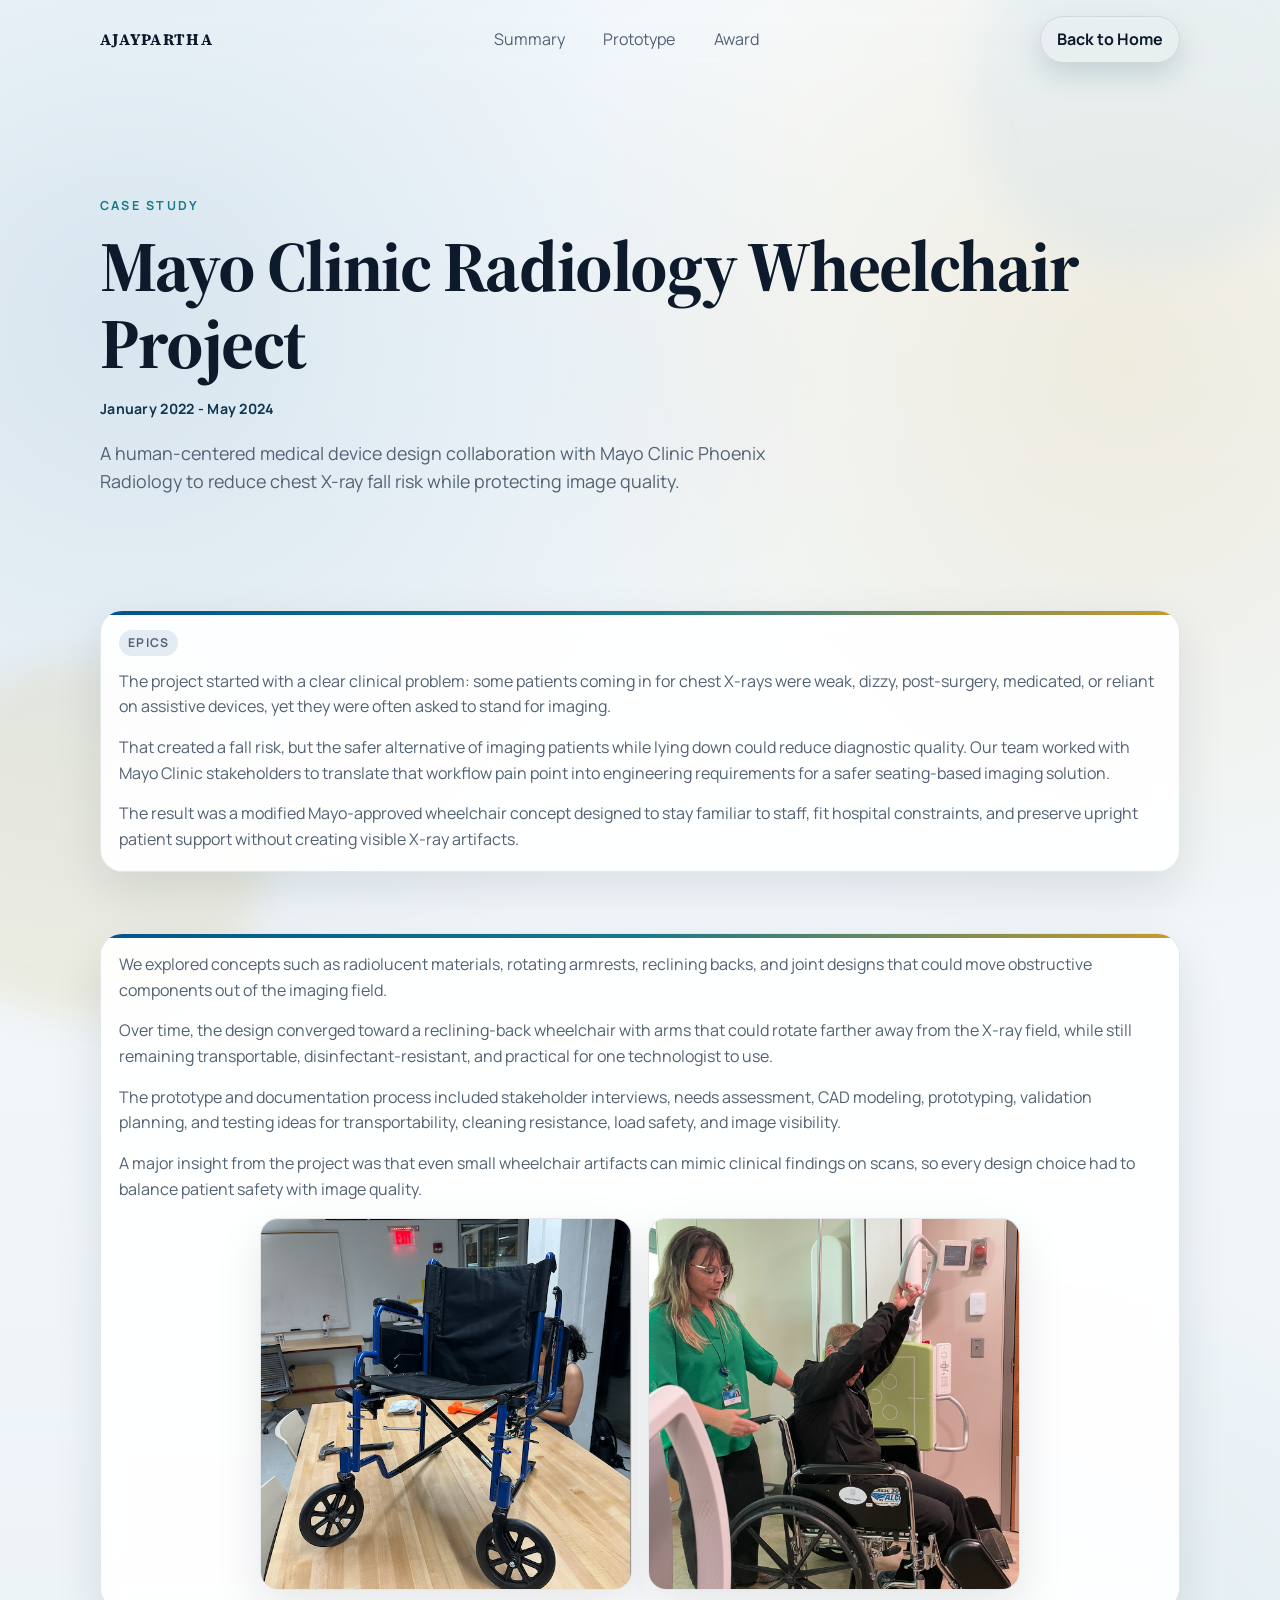
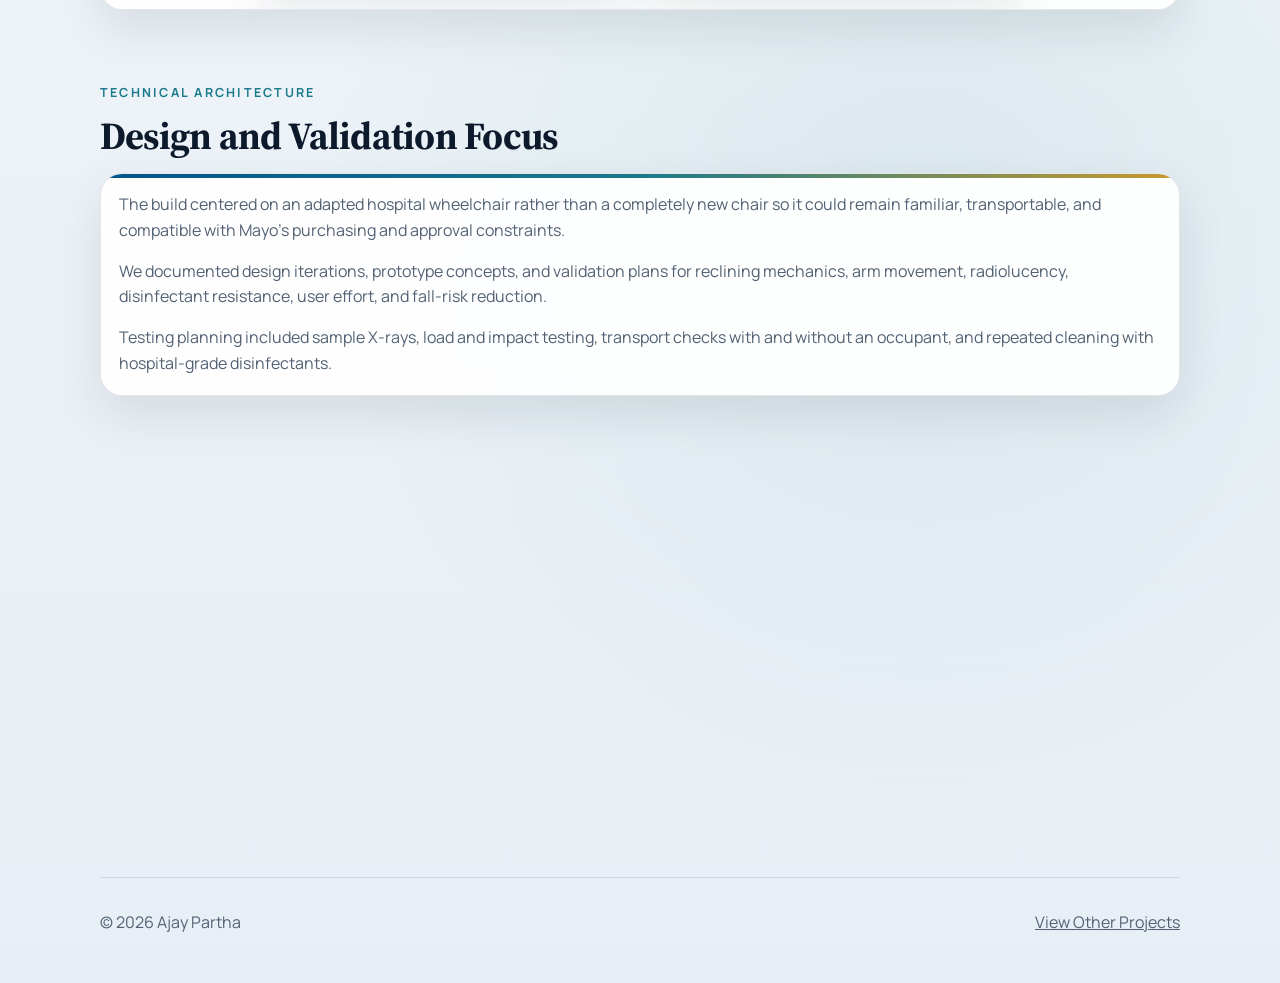
<file: pages/epics-wheelchair.html>
<!doctype html>
<html lang="en">
  <head>
    <meta charset="UTF-8" />
    <meta name="viewport" content="width=device-width, initial-scale=1.0" />
    <title>Ajay Partha | Mayo Clinic Radiology Wheelchair</title>
    <meta
      name="description"
      content="EPICS medical device design project for Mayo Clinic Radiology by Ajay Partha."
    />
    <link rel="preconnect" href="https://fonts.googleapis.com" />
    <link rel="preconnect" href="https://fonts.gstatic.com" crossorigin />
    <link
      href="https://fonts.googleapis.com/css2?family=Manrope:wght@400;500;600;700;800&family=Source+Serif+4:opsz,wght@8..60,500;8..60,600;8..60,700&display=swap"
      rel="stylesheet"
    />
    <link rel="stylesheet" href="../assets/css/styles.css" />
  </head>
  <body>
    <div class="background-orb orb-a"></div>
    <div class="background-orb orb-b"></div>

    <header class="site-header">
      <a class="logo" href="../index.html">ajaypartha</a>
      <nav class="main-nav" aria-label="Project page navigation">
        <a href="#summary">Summary</a>
        <a href="#prototype">Prototype</a>
        <a href="#award">Award</a>
      </nav>
      <a class="button ghost" href="../index.html">Back to Home</a>
    </header>

    <main>
      <section class="hero reveal">
        <p class="eyebrow">Case Study</p>
        <h1>Mayo Clinic Radiology Wheelchair Project</h1>
        <p class="project-date">January 2022 - May 2024</p>
        <p class="lead">
          A human-centered medical device design collaboration with Mayo Clinic Phoenix Radiology to reduce
          chest X-ray fall risk while protecting image quality.
        </p>
      </section>

      <section id="summary" class="section reveal">
          <article class="card case-study">
            <p class="tag">EPICS</p>
          <div class="story-flow">
            <p>
              The project started with a clear clinical problem: some patients coming in for chest X-rays
              were weak, dizzy, post-surgery, medicated, or reliant on assistive devices, yet they were
              often asked to stand for imaging.
            </p>
            <p>
              That created a fall risk, but the safer alternative of imaging patients while lying down could
              reduce diagnostic quality. Our team worked with Mayo Clinic stakeholders to translate that
              workflow pain point into engineering requirements for a safer seating-based imaging solution.
            </p>
            <p>
              The result was a modified Mayo-approved wheelchair concept designed to stay familiar to staff,
              fit hospital constraints, and preserve upright patient support without creating visible X-ray
              artifacts.
            </p>
          </div>
        </article>
      </section>

      <section id="prototype" class="section reveal">
        <article class="card case-study">
          <div class="story-flow">
            <p>
              We explored concepts such as radiolucent materials, rotating armrests, reclining backs, and
              joint designs that could move obstructive components out of the imaging field.
            </p>
            <p>
              Over time, the design converged toward a reclining-back wheelchair with arms that could rotate
              farther away from the X-ray field, while still remaining transportable, disinfectant-resistant,
              and practical for one technologist to use.
            </p>
            <p>
              The prototype and documentation process included stakeholder interviews, needs assessment,
              CAD modeling, prototyping, validation planning, and testing ideas for transportability,
              cleaning resistance, load safety, and image visibility.
            </p>
            <p>
              A major insight from the project was that even small wheelchair artifacts can mimic clinical
              findings on scans, so every design choice had to balance patient safety with image quality.
            </p>
          </div>

          <div class="prototype-gallery">
            <figure class="prototype-image-card">
              <img
                src="../assets/images/epics/wheelchair.png"
                alt="Prototype wheelchair concept image from the EPICS Mayo Clinic project"

                />
            </figure>
            <figure class="prototype-image-card">
              <img
                src="../assets/images/epics/flug.png"
                alt="Development image for the EPICS Mayo Clinic project"
              />
            </figure>
          </div>
        </article>
      </section>

      <section class="section reveal">
        <div class="section-header">
          <p class="eyebrow">Technical Architecture</p>
          <h2>Design and Validation Focus</h2>
        </div>
        <figure class="card architecture-figure case-study">
          <div class="story-flow">
            <p>
              The build centered on an adapted hospital wheelchair rather than a completely new chair so it
              could remain familiar, transportable, and compatible with Mayo’s purchasing and approval
              constraints.
            </p>
            <p>
              We documented design iterations, prototype concepts, and validation plans for reclining
              mechanics, arm movement, radiolucency, disinfectant resistance, user effort, and fall-risk
              reduction.
            </p>
            <p>
              Testing planning included sample X-rays, load and impact testing, transport checks with and
              without an occupant, and repeated cleaning with hospital-grade disinfectants.
            </p>
          </div>
        </figure>
      </section>

      <section id="award" class="section reveal">
        <article class="card award-spotlight">
          <p class="tag award-tag">Award Spotlight</p>
          <div class="award-grid">
            <div class="story-flow">
              <h2 class="award-title">Future Forward Award</h2>
              <p>
                The team delivered the final prototype to Mayo Clinic in May 2024 and received the Future
                Forward Award from EPICS for successfully completing the project.
              </p>
              <p>
                We also prepared pitch materials, placed first in the EPICS Elite Pitch Competition with
                $2,500 in funding, and later placed second in the Ashton Family Venture Challenge with
                $1,500.
              </p>
              <p>
                For a quick walkthrough, think of the project as a translation of clinical workflow pain
                points into engineering requirements, then into CAD, prototype, and validation planning.
              </p>
            </div>

            <figure class="project-image-placeholder">
              <img
                class="award-photo"
                src="../assets/images/epics/futureforward.JPEG"
                alt="Future Forward Award presentation or project photo for the Mayo Clinic radiology wheelchair project"
              />
            </figure>
          </div>
        </article>
      </section>
    </main>

    <footer class="site-footer">
      <p>© <span id="year"></span> Ajay Partha</p>
      <a href="../index.html#projects">View Other Projects</a>
    </footer>

    <script src="../assets/js/script.js"></script>
  </body>
</html>
</file>
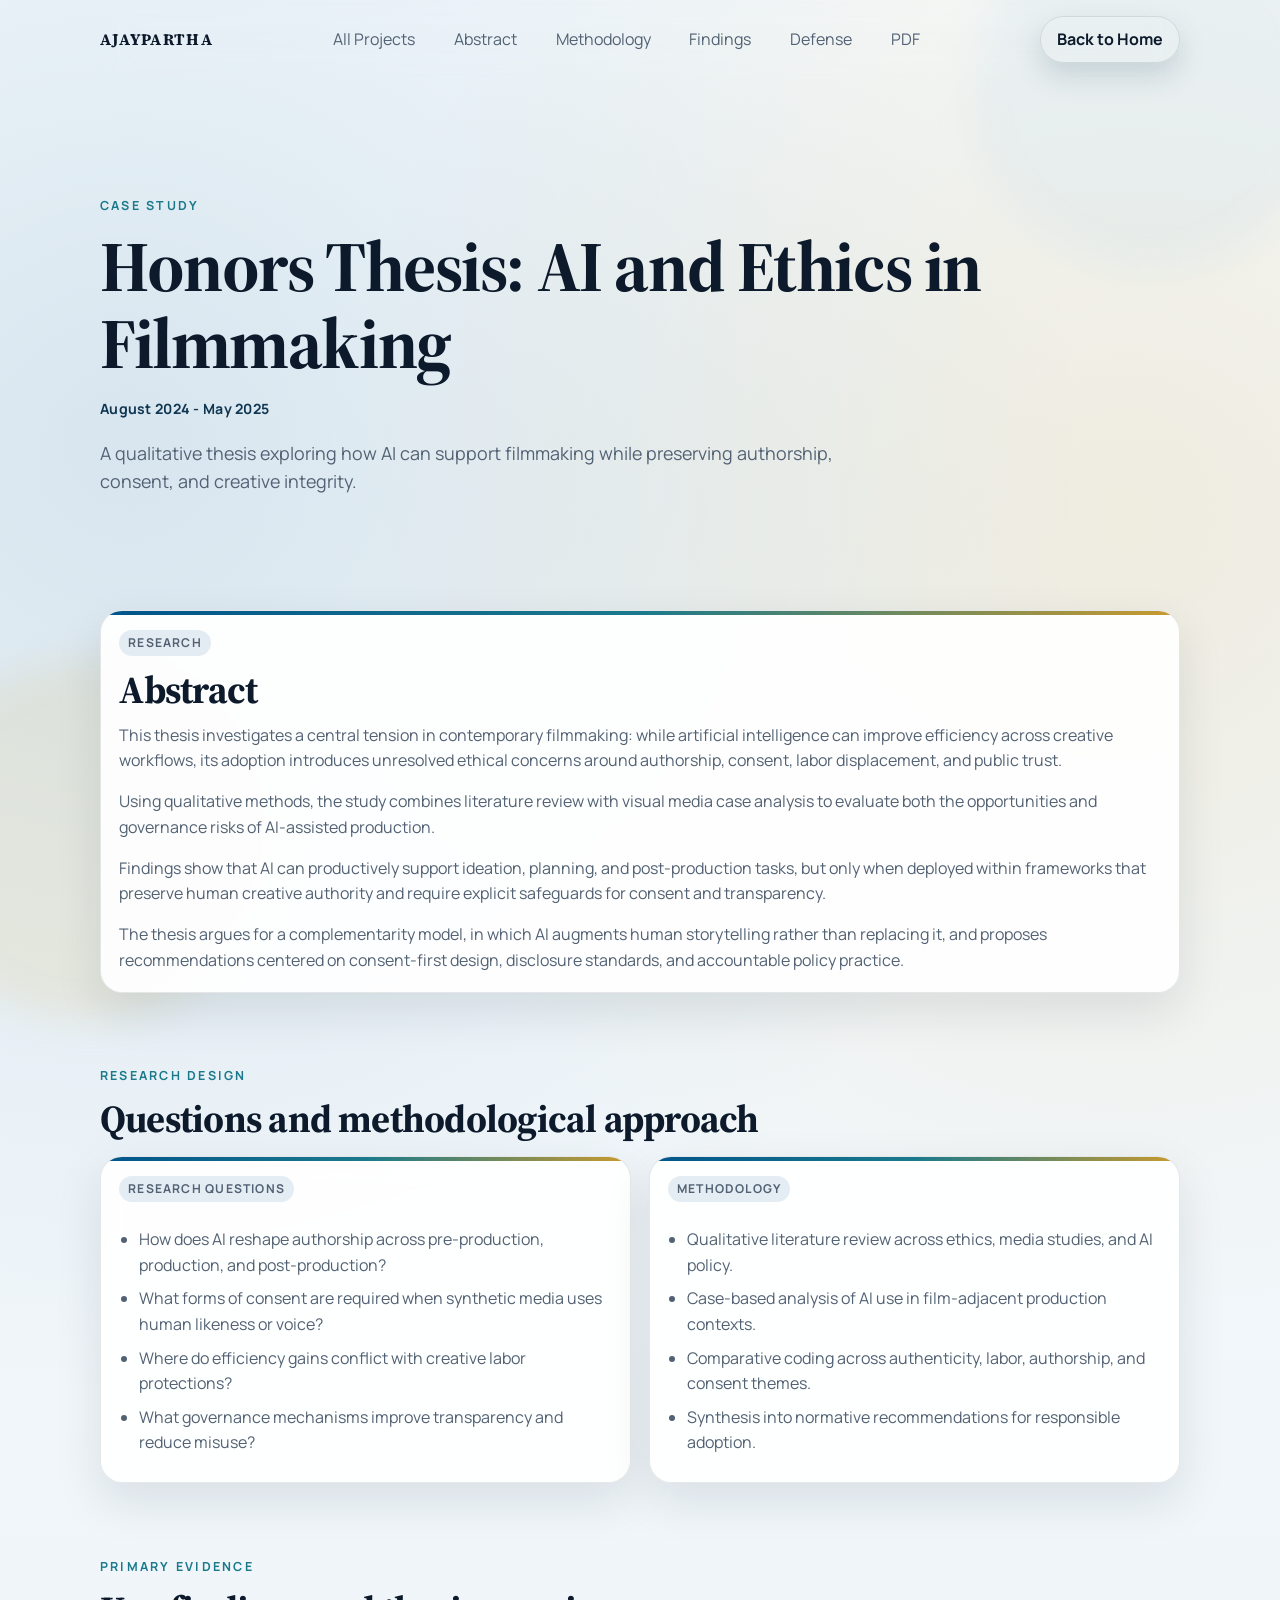
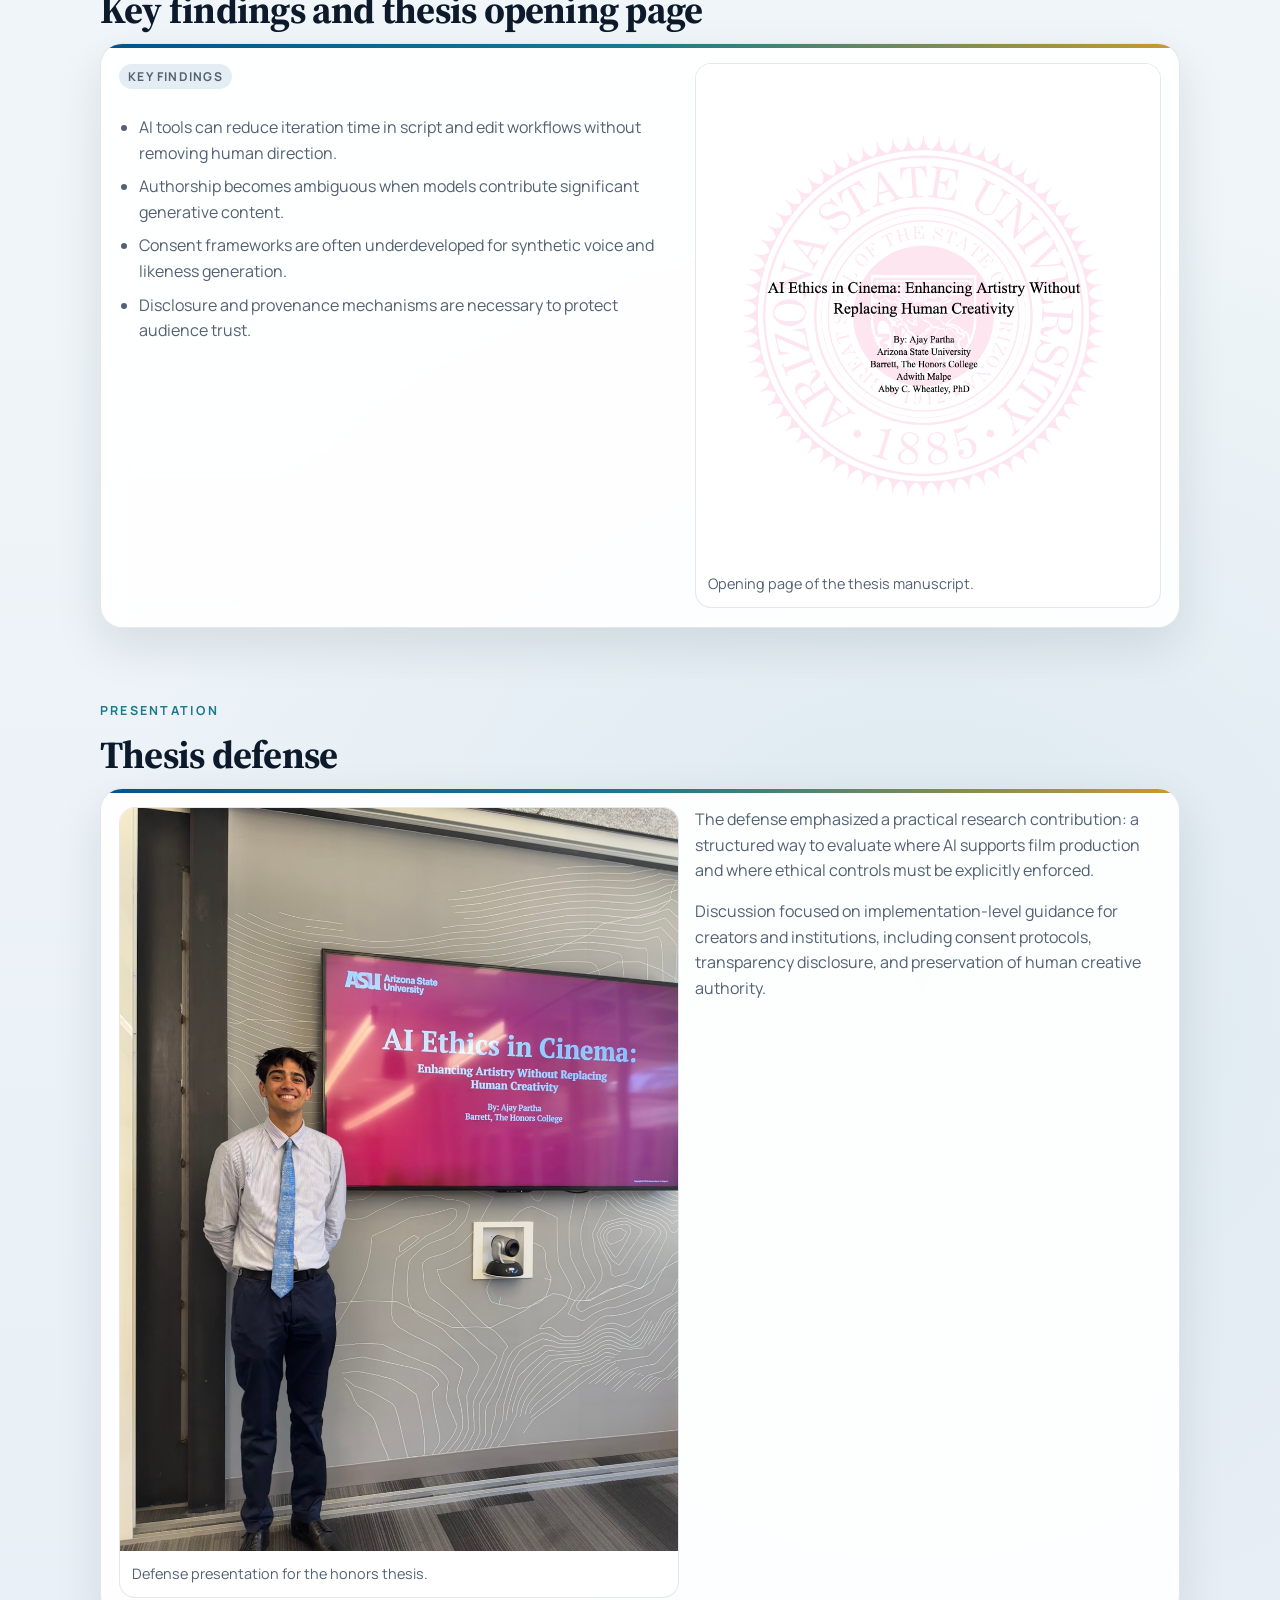
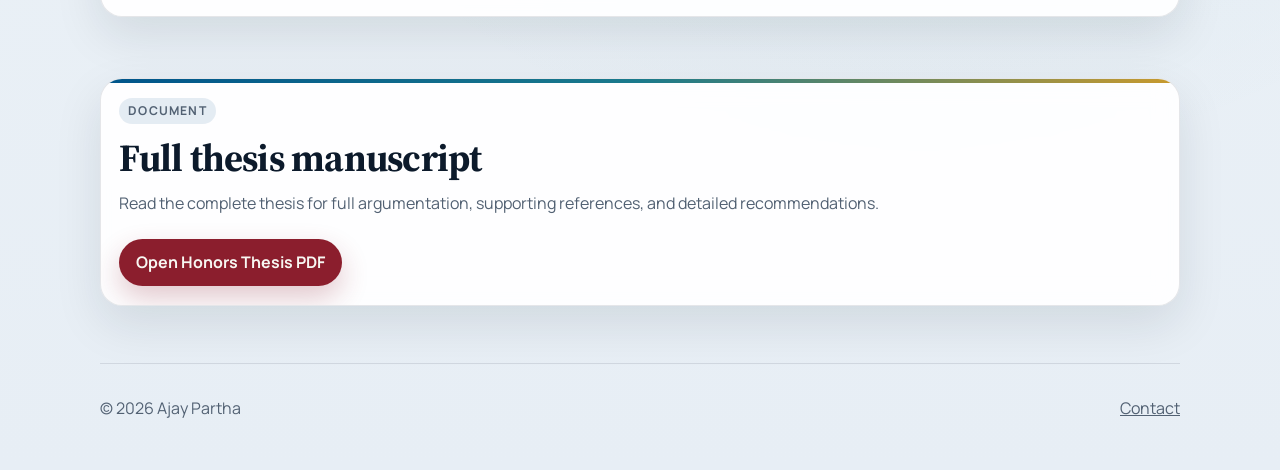
<file: pages/honors-thesis.html>
<!doctype html>
<html lang="en">
  <head>
    <meta charset="UTF-8" />
    <meta name="viewport" content="width=device-width, initial-scale=1.0" />
    <title>Ajay Partha | Honors Thesis</title>
    <meta
      name="description"
      content="Honors thesis case study on AI and ethics in filmmaking by Ajay Partha."
    />
    <link rel="preconnect" href="https://fonts.googleapis.com" />
    <link rel="preconnect" href="https://fonts.gstatic.com" crossorigin />
    <link
      href="https://fonts.googleapis.com/css2?family=Manrope:wght@400;500;600;700;800&family=Source+Serif+4:opsz,wght@8..60,500;8..60,600;8..60,700&display=swap"
      rel="stylesheet"
    />
    <link rel="stylesheet" href="../assets/css/styles.css" />
  </head>
  <body>
    <div class="background-orb orb-a"></div>
    <div class="background-orb orb-b"></div>

    <header class="site-header">
      <a class="logo" href="../index.html">ajaypartha</a>
      <nav class="main-nav" aria-label="Project page navigation">
        <a href="../index.html#projects">All Projects</a>
        <a href="#abstract">Abstract</a>
        <a href="#methodology">Methodology</a>
        <a href="#findings">Findings</a>
        <a href="#defense">Defense</a>
        <a href="#thesis-pdf">PDF</a>
      </nav>
      <a class="button ghost" href="../index.html">Back to Home</a>
    </header>

    <main>
      <section class="hero reveal">
        <p class="eyebrow">Case Study</p>
        <h1>Honors Thesis: AI and Ethics in Filmmaking</h1>
        <p class="project-date">August 2024 - May 2025</p>
        <p class="lead">
          A qualitative thesis exploring how AI can support filmmaking while preserving authorship,
          consent, and creative integrity.
        </p>
      </section>

      <section id="abstract" class="section reveal">
        <article class="card case-study">
          <p class="tag">Research</p>
          <h2>Abstract</h2>
          <div class="story-flow">
            <p>
              This thesis investigates a central tension in contemporary filmmaking: while artificial
              intelligence can improve efficiency across creative workflows, its adoption introduces
              unresolved ethical concerns around authorship, consent, labor displacement, and public trust.
            </p>
            <p>
              Using qualitative methods, the study combines literature review with visual media case
              analysis to evaluate both the opportunities and governance risks of AI-assisted production.
            </p>
            <p>
              Findings show that AI can productively support ideation, planning, and post-production tasks,
              but only when deployed within frameworks that preserve human creative authority and require
              explicit safeguards for consent and transparency.
            </p>
            <p>
              The thesis argues for a complementarity model, in which AI augments human storytelling rather
              than replacing it, and proposes recommendations centered on consent-first design, disclosure
              standards, and accountable policy practice.
            </p>
          </div>
        </article>
      </section>

      <section id="methodology" class="section reveal">
        <div class="section-header">
          <p class="eyebrow">Research Design</p>
          <h2>Questions and methodological approach</h2>
        </div>
        <div class="project-grid case-grid">
          <article class="card">
            <p class="tag">Research Questions</p>
            <ul class="key-points">
              <li>How does AI reshape authorship across pre-production, production, and post-production?</li>
              <li>What forms of consent are required when synthetic media uses human likeness or voice?</li>
              <li>Where do efficiency gains conflict with creative labor protections?</li>
              <li>What governance mechanisms improve transparency and reduce misuse?</li>
            </ul>
          </article>
          <article class="card">
            <p class="tag">Methodology</p>
            <ul class="key-points">
              <li>Qualitative literature review across ethics, media studies, and AI policy.</li>
              <li>Case-based analysis of AI use in film-adjacent production contexts.</li>
              <li>Comparative coding across authenticity, labor, authorship, and consent themes.</li>
              <li>Synthesis into normative recommendations for responsible adoption.</li>
            </ul>
          </article>
        </div>
      </section>

      <section id="findings" class="section reveal">
        <div class="section-header">
          <p class="eyebrow">Primary Evidence</p>
          <h2>Key findings and thesis opening page</h2>
        </div>
        <article class="card case-study">
          <div class="thesis-evidence-grid">
            <div>
              <p class="tag">Key Findings</p>
              <ul class="key-points">
                <li>AI tools can reduce iteration time in script and edit workflows without removing human direction.</li>
                <li>Authorship becomes ambiguous when models contribute significant generative content.</li>
                <li>Consent frameworks are often underdeveloped for synthetic voice and likeness generation.</li>
                <li>Disclosure and provenance mechanisms are necessary to protect audience trust.</li>
              </ul>
            </div>
            <figure class="thesis-figure">
              <img src="../assets/images/thesis/opening-page.png" alt="Opening page of honors thesis on AI and ethics in filmmaking" />
              <figcaption>Opening page of the thesis manuscript.</figcaption>
            </figure>
          </div>
        </article>
      </section>

      <section id="defense" class="section reveal">
        <div class="section-header">
          <p class="eyebrow">Presentation</p>
          <h2>Thesis defense</h2>
        </div>
        <article class="card case-study">
          <div class="thesis-evidence-grid">
            <figure class="thesis-figure">
              <img src="../assets/images/thesis/defense-photo.jpeg" alt="Photo from honors thesis defense presentation" />
              <figcaption>Defense presentation for the honors thesis.</figcaption>
            </figure>
            <div class="story-flow">
              <p>
                The defense emphasized a practical research contribution: a structured way to evaluate where
                AI supports film production and where ethical controls must be explicitly enforced.
              </p>
              <p>
                Discussion focused on implementation-level guidance for creators and institutions, including
                consent protocols, transparency disclosure, and preservation of human creative authority.
              </p>
            </div>
          </div>
        </article>
      </section>

      <section id="thesis-pdf" class="section reveal">
        <article class="card case-study">
          <p class="tag">Document</p>
          <h2>Full thesis manuscript</h2>
          <p>Read the complete thesis for full argumentation, supporting references, and detailed recommendations.</p>
          <div class="hero-actions">
            <a class="button pdf-button" href="../assets/docs/honors-thesis.pdf" target="_blank" rel="noopener noreferrer"
              >Open Honors Thesis PDF</a
            >
          </div>
        </article>
      </section>
    </main>

    <footer class="site-footer">
      <p>© <span id="year"></span> Ajay Partha</p>
      <a href="../index.html#contact">Contact</a>
    </footer>

    <script src="../assets/js/script.js"></script>
  </body>
</html>
</file>
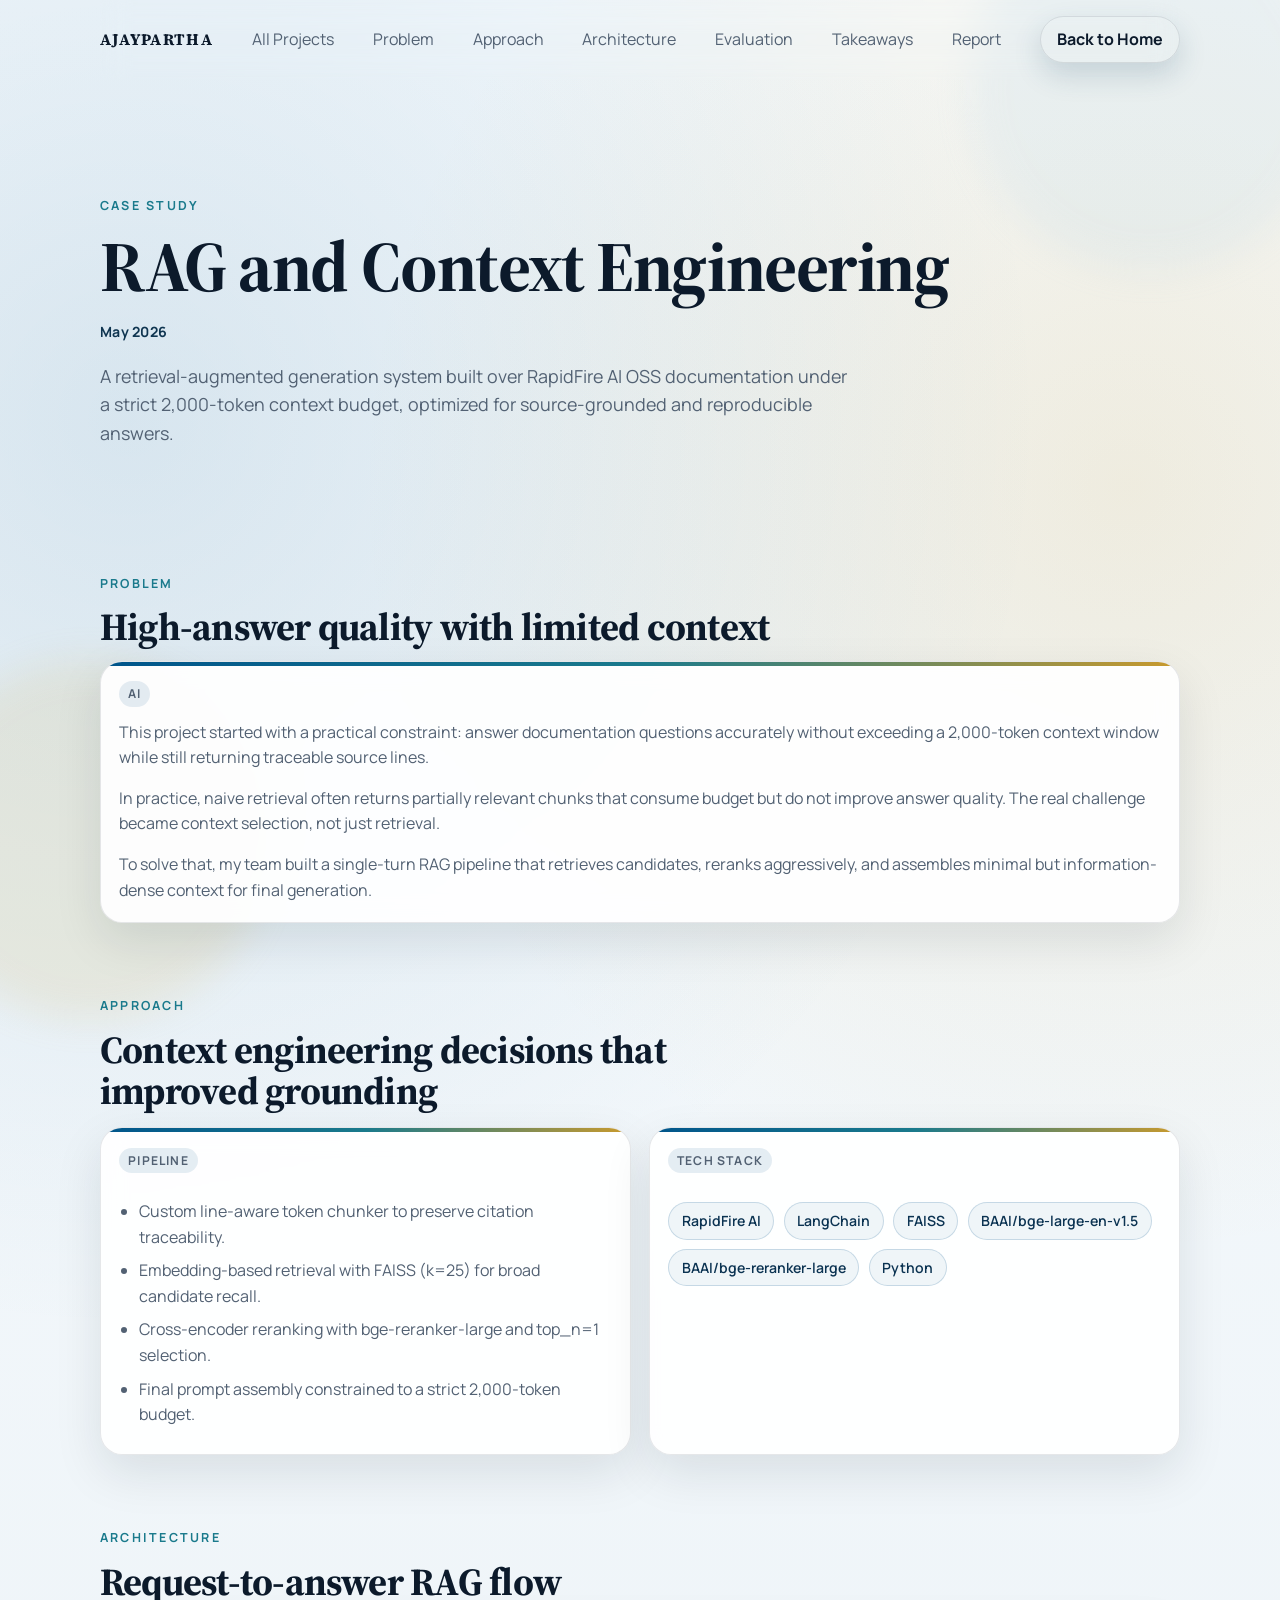
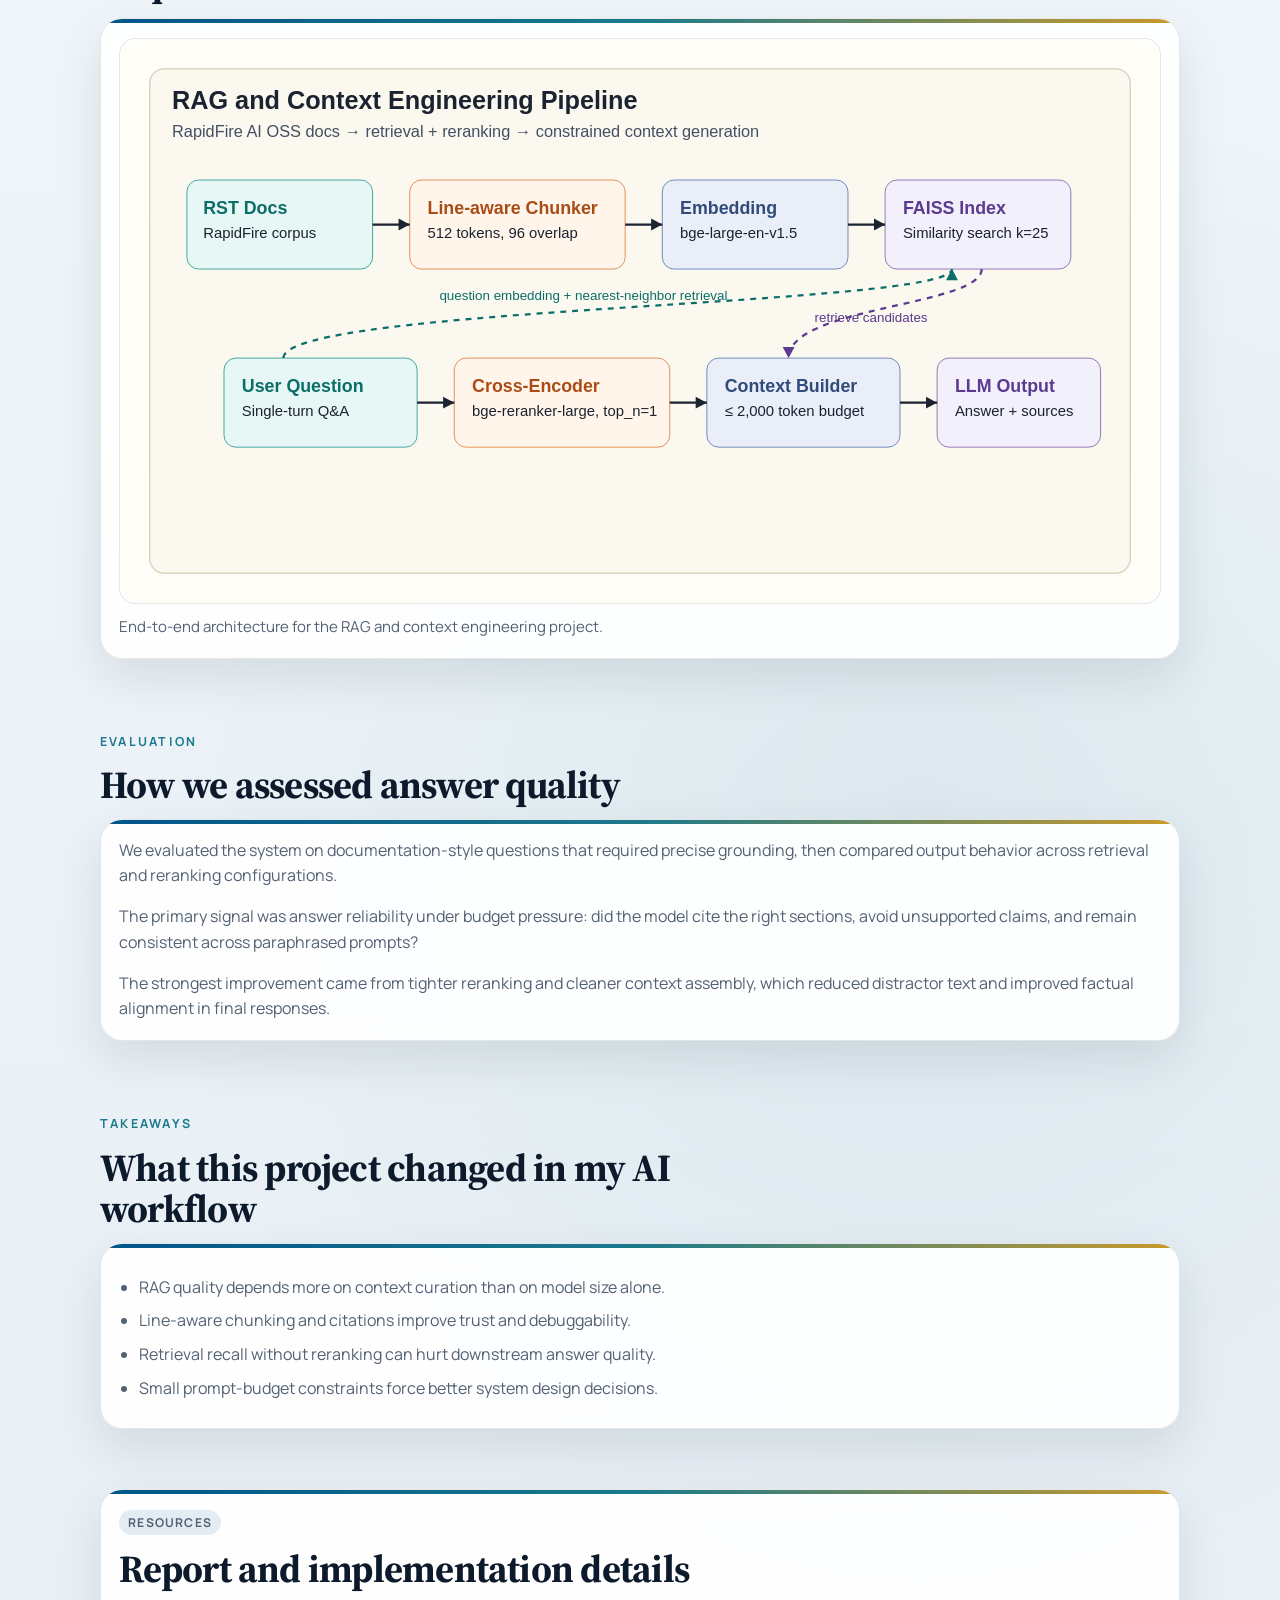
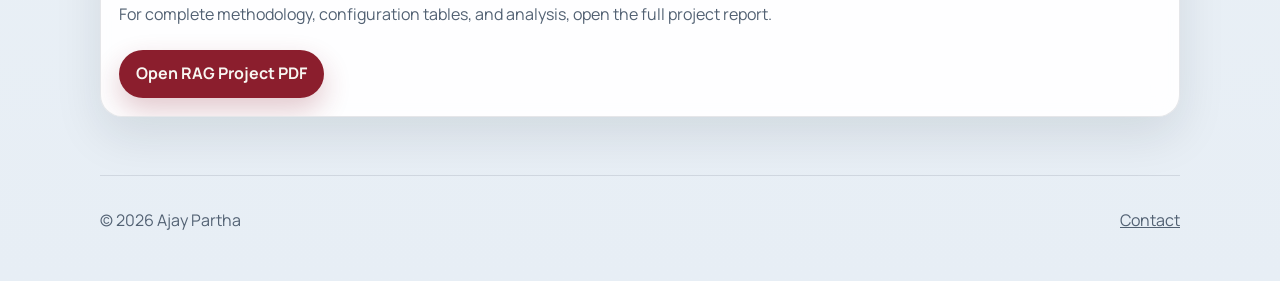
<file: pages/rag-project.html>
<!doctype html>
<html lang="en">
  <head>
    <meta charset="UTF-8" />
    <meta name="viewport" content="width=device-width, initial-scale=1.0" />
    <title>Ajay Partha | RAG and Context Engineering</title>
    <meta
      name="description"
      content="Project case study for RAG and Context Engineering by Ajay Partha."
    />
    <link rel="preconnect" href="https://fonts.googleapis.com" />
    <link rel="preconnect" href="https://fonts.gstatic.com" crossorigin />
    <link
      href="https://fonts.googleapis.com/css2?family=Manrope:wght@400;500;600;700;800&family=Source+Serif+4:opsz,wght@8..60,500;8..60,600;8..60,700&display=swap"
      rel="stylesheet"
    />
    <link rel="stylesheet" href="../assets/css/styles.css" />
  </head>
  <body>
    <div class="background-orb orb-a"></div>
    <div class="background-orb orb-b"></div>

    <header class="site-header">
      <a class="logo" href="../index.html">ajaypartha</a>
      <nav class="main-nav" aria-label="Project page navigation">
        <a href="../index.html#projects">All Projects</a>
        <a href="#problem">Problem</a>
        <a href="#approach">Approach</a>
        <a href="#architecture">Architecture</a>
        <a href="#evaluation">Evaluation</a>
        <a href="#takeaways">Takeaways</a>
        <a href="#report">Report</a>
      </nav>
      <a class="button ghost" href="../index.html">Back to Home</a>
    </header>

    <main>
      <section class="hero reveal">
        <p class="eyebrow">Case Study</p>
        <h1>RAG and Context Engineering</h1>
        <p class="project-date">May 2026</p>
        <p class="lead">
          A retrieval-augmented generation system built over RapidFire AI OSS documentation under a strict
          2,000-token context budget, optimized for source-grounded and reproducible answers.
        </p>
      </section>

      <section id="problem" class="section reveal">
        <div class="section-header">
          <p class="eyebrow">Problem</p>
          <h2>High-answer quality with limited context</h2>
        </div>
        <article class="card case-study">
          <p class="tag">AI</p>
          <div class="story-flow">
            <p>
              This project started with a practical constraint: answer documentation questions accurately
              without exceeding a 2,000-token context window while still returning traceable source lines.
            </p>
            <p>
              In practice, naive retrieval often returns partially relevant chunks that consume budget but
              do not improve answer quality. The real challenge became context selection, not just retrieval.
            </p>
            <p>
              To solve that, my team built a single-turn RAG pipeline that retrieves candidates, reranks
              aggressively, and assembles minimal but information-dense context for final generation.
            </p>
          </div>
        </article>
      </section>

      <section id="approach" class="section reveal">
        <div class="section-header">
          <p class="eyebrow">Approach</p>
          <h2>Context engineering decisions that improved grounding</h2>
        </div>
        <div class="project-grid case-grid">
          <article class="card">
            <p class="tag">Pipeline</p>
            <ul class="key-points">
              <li>Custom line-aware token chunker to preserve citation traceability.</li>
              <li>Embedding-based retrieval with FAISS (k=25) for broad candidate recall.</li>
              <li>Cross-encoder reranking with bge-reranker-large and top_n=1 selection.</li>
              <li>Final prompt assembly constrained to a strict 2,000-token budget.</li>
            </ul>
          </article>
          <article class="card">
            <p class="tag">Tech Stack</p>
            <div class="stack-pill-list" aria-label="RAG stack technologies">
              <span>RapidFire AI</span>
              <span>LangChain</span>
              <span>FAISS</span>
              <span>BAAI/bge-large-en-v1.5</span>
              <span>BAAI/bge-reranker-large</span>
              <span>Python</span>
            </div>
          </article>
        </div>
      </section>

      <section id="architecture" class="section reveal">
        <div class="section-header">
          <p class="eyebrow">Architecture</p>
          <h2>Request-to-answer RAG flow</h2>
        </div>
        <figure class="card architecture-figure">
          <img
            src="../assets/rag-architecture.svg"
            alt="RAG pipeline architecture showing document loading, chunking, embedding, FAISS retrieval, reranking, context assembly, and LLM answer generation"
          />
          <figcaption>End-to-end architecture for the RAG and context engineering project.</figcaption>
        </figure>
      </section>

      <section id="evaluation" class="section reveal">
        <div class="section-header">
          <p class="eyebrow">Evaluation</p>
          <h2>How we assessed answer quality</h2>
        </div>
        <article class="card case-study">
          <div class="story-flow">
            <p>
              We evaluated the system on documentation-style questions that required precise grounding,
              then compared output behavior across retrieval and reranking configurations.
            </p>
            <p>
              The primary signal was answer reliability under budget pressure: did the model cite the right
              sections, avoid unsupported claims, and remain consistent across paraphrased prompts?
            </p>
            <p>
              The strongest improvement came from tighter reranking and cleaner context assembly, which
              reduced distractor text and improved factual alignment in final responses.
            </p>
          </div>
        </article>
      </section>

      <section id="takeaways" class="section reveal">
        <div class="section-header">
          <p class="eyebrow">Takeaways</p>
          <h2>What this project changed in my AI workflow</h2>
        </div>
        <article class="card case-study">
          <ul class="key-points">
            <li>RAG quality depends more on context curation than on model size alone.</li>
            <li>Line-aware chunking and citations improve trust and debuggability.</li>
            <li>Retrieval recall without reranking can hurt downstream answer quality.</li>
            <li>Small prompt-budget constraints force better system design decisions.</li>
          </ul>
        </article>
      </section>

      <section id="report" class="section reveal">
        <article class="card case-study">
          <p class="tag">Resources</p>
          <h2>Report and implementation details</h2>
          <p>For complete methodology, configuration tables, and analysis, open the full project report.</p>
          <div class="hero-actions">
            <a class="button pdf-button" href="../assets/docs/report-rag.pdf" target="_blank" rel="noopener noreferrer"
              >Open RAG Project PDF</a
            >
          </div>
        </article>
      </section>
    </main>

    <footer class="site-footer">
      <p>© <span id="year"></span> Ajay Partha</p>
      <a href="../index.html#contact">Contact</a>
    </footer>

    <script src="../assets/js/script.js"></script>
  </body>
</html>
</file>
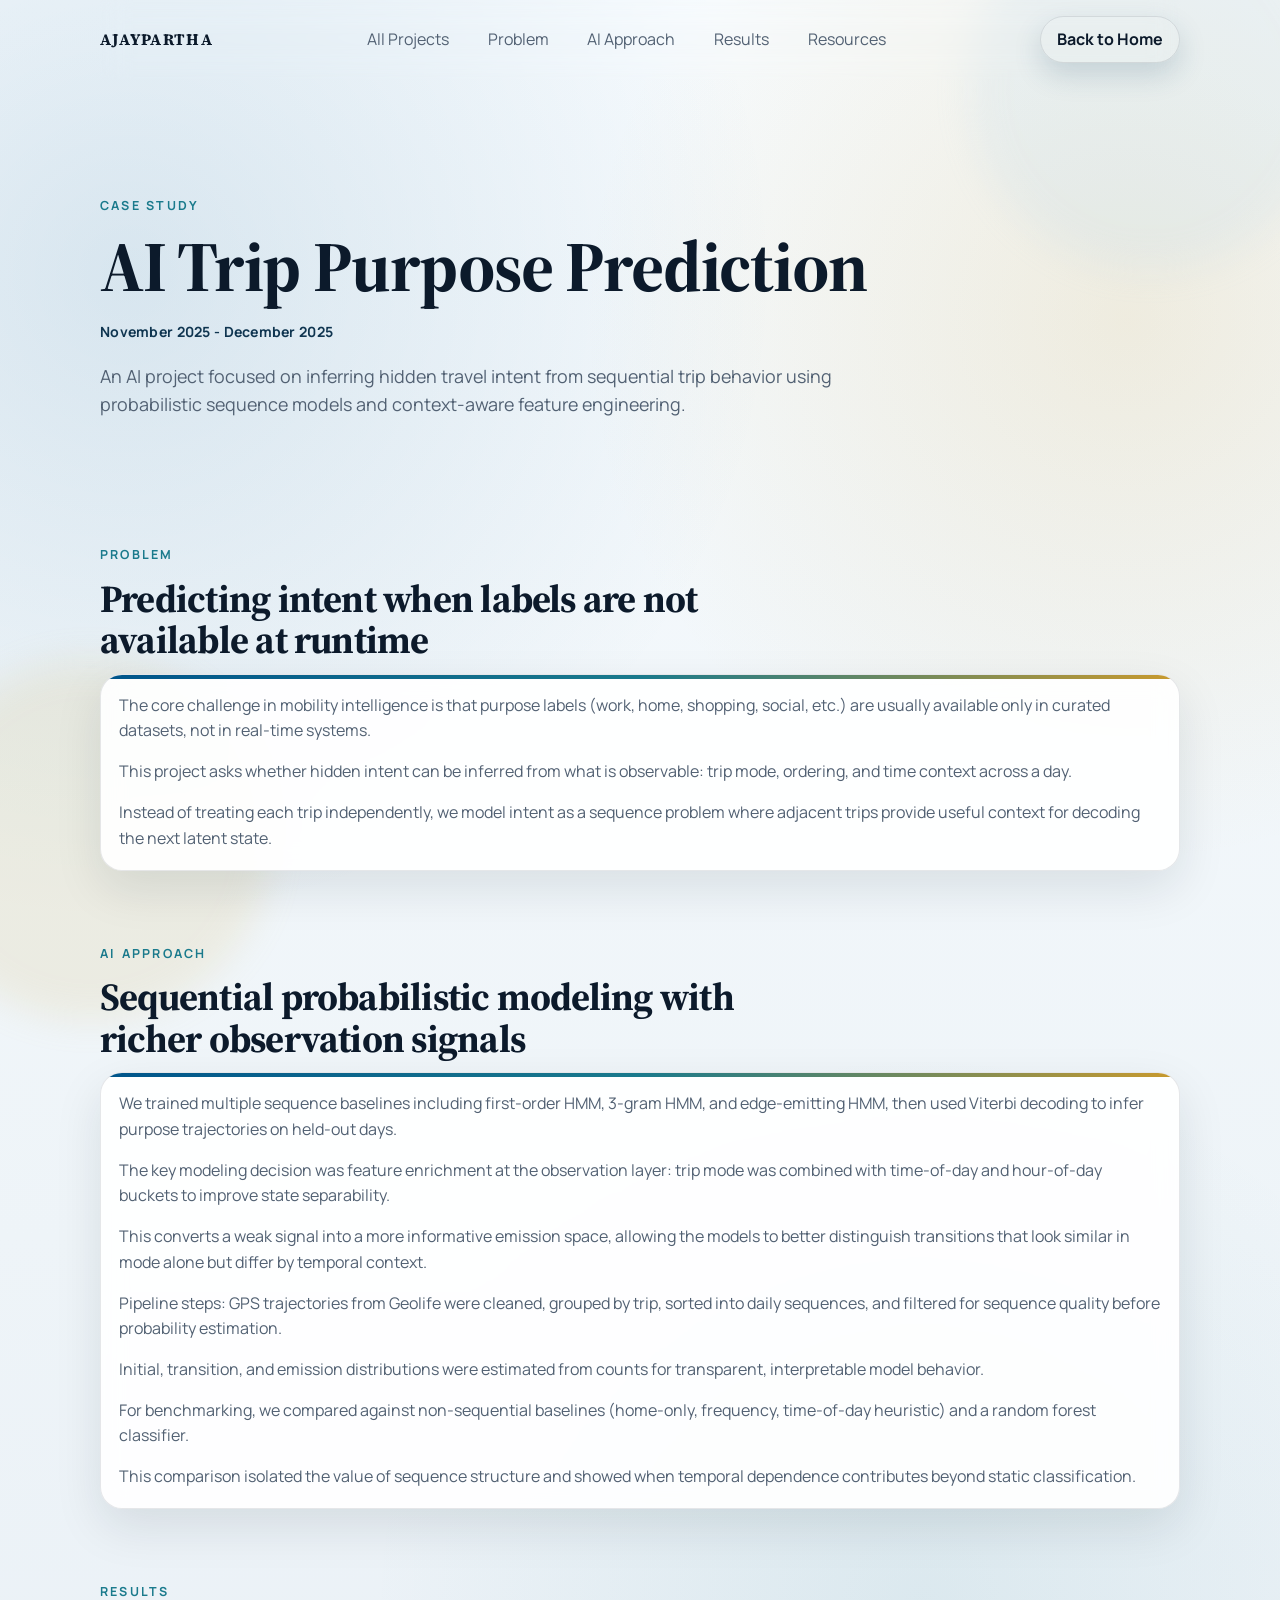
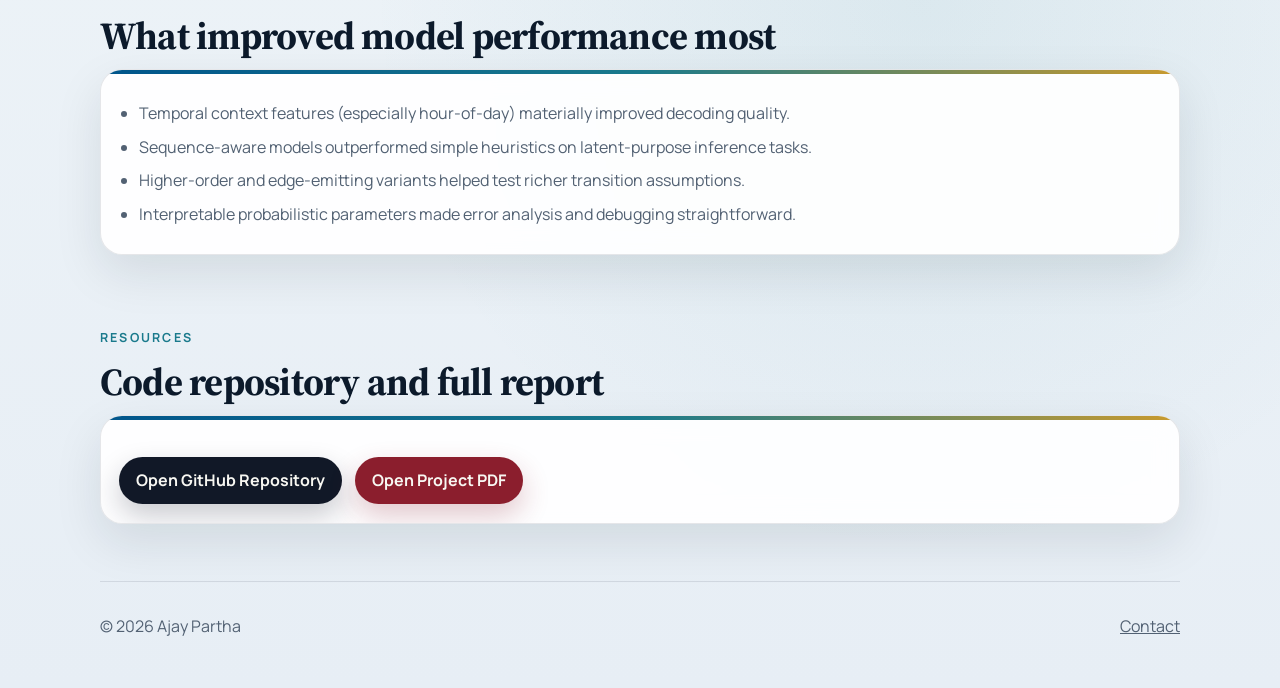
<file: pages/travel-purpose-hmm.html>
<!doctype html>
<html lang="en">
  <head>
    <meta charset="UTF-8" />
    <meta name="viewport" content="width=device-width, initial-scale=1.0" />
    <title>Ajay Partha | AI Trip Purpose Prediction</title>
    <meta
      name="description"
      content="AI-focused case study on trip purpose prediction using sequential probabilistic models and temporal context features."
    />
    <link rel="preconnect" href="https://fonts.googleapis.com" />
    <link rel="preconnect" href="https://fonts.gstatic.com" crossorigin />
    <link
      href="https://fonts.googleapis.com/css2?family=Manrope:wght@400;500;600;700;800&family=Source+Serif+4:opsz,wght@8..60,500;8..60,600;8..60,700&display=swap"
      rel="stylesheet"
    />
    <link rel="stylesheet" href="../assets/css/styles.css" />
  </head>
  <body>
    <div class="background-orb orb-a"></div>
    <div class="background-orb orb-b"></div>

    <header class="site-header">
      <a class="logo" href="../index.html">ajaypartha</a>
      <nav class="main-nav" aria-label="Project page navigation">
        <a href="../index.html#projects">All Projects</a>
        <a href="#problem">Problem</a>
        <a href="#approach">AI Approach</a>
        <a href="#results">Results</a>
        <a href="#resources">Resources</a>
      </nav>
      <a class="button ghost" href="../index.html">Back to Home</a>
    </header>

    <main>
      <section class="hero reveal">
        <p class="eyebrow">Case Study</p>
        <h1>AI Trip Purpose Prediction</h1>
        <p class="project-date">November 2025 - December 2025</p>
        <p class="lead">
          An AI project focused on inferring hidden travel intent from sequential trip behavior using
          probabilistic sequence models and context-aware feature engineering.
        </p>
      </section>

      <section id="problem" class="section reveal">
        <div class="section-header">
          <p class="eyebrow">Problem</p>
          <h2>Predicting intent when labels are not available at runtime</h2>
        </div>
        <article class="card case-study">
          <div class="story-flow">
            <p>
              The core challenge in mobility intelligence is that purpose labels (work, home, shopping,
              social, etc.) are usually available only in curated datasets, not in real-time systems.
            </p>
            <p>
              This project asks whether hidden intent can be inferred from what is observable: trip mode,
              ordering, and time context across a day.
            </p>
            <p>
              Instead of treating each trip independently, we model intent as a sequence problem where
              adjacent trips provide useful context for decoding the next latent state.
            </p>
          </div>
        </article>
      </section>

      <section id="approach" class="section reveal">
        <div class="section-header">
          <p class="eyebrow">AI Approach</p>
          <h2>Sequential probabilistic modeling with richer observation signals</h2>
        </div>
        <article class="card case-study">
          <div class="story-flow">
            <p>
              We trained multiple sequence baselines including first-order HMM, 3-gram HMM, and
              edge-emitting HMM, then used Viterbi decoding to infer purpose trajectories on held-out days.
            </p>
            <p>
              The key modeling decision was feature enrichment at the observation layer: trip mode was
              combined with time-of-day and hour-of-day buckets to improve state separability.
            </p>
            <p>
              This converts a weak signal into a more informative emission space, allowing the models to
              better distinguish transitions that look similar in mode alone but differ by temporal context.
            </p>
            <p>
              Pipeline steps: GPS trajectories from Geolife were cleaned, grouped by trip, sorted into daily
              sequences, and filtered for sequence quality before probability estimation.
            </p>
            <p>
              Initial, transition, and emission distributions were estimated from counts for transparent,
              interpretable model behavior.
            </p>
            <p>
              For benchmarking, we compared against non-sequential baselines (home-only, frequency,
              time-of-day heuristic) and a random forest classifier.
            </p>
            <p>
              This comparison isolated the value of sequence structure and showed when temporal dependence
              contributes beyond static classification.
            </p>
          </div>
        </article>
      </section>

      <section id="results" class="section reveal">
        <div class="section-header">
          <p class="eyebrow">Results</p>
          <h2>What improved model performance most</h2>
        </div>
        <article class="card case-study">
          <ul class="key-points">
            <li>Temporal context features (especially hour-of-day) materially improved decoding quality.</li>
            <li>Sequence-aware models outperformed simple heuristics on latent-purpose inference tasks.</li>
            <li>Higher-order and edge-emitting variants helped test richer transition assumptions.</li>
            <li>Interpretable probabilistic parameters made error analysis and debugging straightforward.</li>
          </ul>
        </article>
      </section>

      <section id="resources" class="section reveal">
        <div class="section-header">
          <p class="eyebrow">Resources</p>
          <h2>Code repository and full report</h2>
        </div>
        <article class="card case-study">
          <div class="hero-actions">
            <a class="button github-button" href="https://github.com/Ydz0616/Trip-Purpose-Prediction" target="_blank" rel="noopener noreferrer"
              >Open GitHub Repository</a
            >
            <a class="button pdf-button" href="../assets/docs/report-travel-purpose.pdf" target="_blank" rel="noopener noreferrer"
              >Open Project PDF</a
            >
          </div>
        </article>
      </section>
    </main>

    <footer class="site-footer">
      <p>© <span id="year"></span> Ajay Partha</p>
      <a href="../index.html#contact">Contact</a>
    </footer>

    <script src="../assets/js/script.js"></script>
  </body>
</html>
</file>
<file: assets/css/styles.css>
:root {
  --bg: #eef4f8;
  --bg-soft: #dde7ef;
  --ink: #0c1a2b;
  --ink-soft: #526173;
  --accent: #00558b;
  --accent-2: #c99a2d;
  --accent-3: #1a7a8c;
  --card: rgba(255, 255, 255, 0.92);
  --line: rgba(12, 26, 43, 0.1);
  --shadow: 0 18px 48px rgba(12, 26, 43, 0.1);
}

* {
  box-sizing: border-box;
}

html {
  scroll-behavior: smooth;
}

body {
  margin: 0;
  color: var(--ink);
  background:
    radial-gradient(circle at 10% 12%, rgba(0, 85, 139, 0.12), transparent 28%),
    radial-gradient(circle at 88% 14%, rgba(201, 154, 45, 0.14), transparent 24%),
    radial-gradient(circle at 72% 70%, rgba(26, 122, 140, 0.08), transparent 30%),
    linear-gradient(180deg, #f7fbfe 0%, var(--bg) 54%, #e7eef5 100%);
  font-family: "Manrope", "Trebuchet MS", sans-serif;
  line-height: 1.6;
  min-height: 100vh;
  overflow-x: hidden;
}

h1,
h2,
h3 {
  font-family: "Source Serif 4", Georgia, serif;
  line-height: 1.08;
  margin-top: 0;
  letter-spacing: -0.02em;
}

a {
  color: inherit;
}

.background-orb {
  position: fixed;
  z-index: -1;
  width: 360px;
  height: 360px;
  border-radius: 999px;
  filter: blur(18px);
  opacity: 0.18;
  pointer-events: none;
}

.orb-a {
  top: -90px;
  right: -50px;
  background: #b8d6eb;
  animation: driftA 16s ease-in-out infinite;
}

.orb-b {
  bottom: -120px;
  left: -90px;
  background: #d9c07a;
  animation: driftB 18s ease-in-out infinite;
}

.site-header,
main,
.site-footer {
  width: min(1080px, 92vw);
  margin-inline: auto;
}

.site-header {
  position: sticky;
  top: 0;
  z-index: 10;
  display: flex;
  align-items: center;
  justify-content: space-between;
  gap: 1rem;
  padding: 1rem 0;
  backdrop-filter: blur(14px);
}

.logo {
  font-family: "Source Serif 4", Georgia, serif;
  text-decoration: none;
  font-weight: 700;
  letter-spacing: 0.08em;
  text-transform: uppercase;
}

.main-nav {
  display: flex;
  gap: 0.9rem;
  flex-wrap: wrap;
}

.main-nav a {
  text-decoration: none;
  color: var(--ink-soft);
  padding: 0.35rem 0.7rem;
  border-radius: 999px;
  border: 1px solid transparent;
  transition: color 180ms ease, background 180ms ease, border-color 180ms ease;
}

.main-nav a:hover,
.main-nav a:focus-visible {
  color: var(--accent);
  background: rgba(0, 85, 139, 0.08);
  border-color: rgba(0, 85, 139, 0.1);
}

.button {
  text-decoration: none;
  background: var(--accent);
  color: #f8f7f2;
  border: 1px solid transparent;
  border-radius: 999px;
  padding: 0.62rem 1rem;
  font-weight: 700;
  transition: transform 180ms ease, background 180ms ease, box-shadow 180ms ease;
  display: inline-block;
  box-shadow: 0 12px 28px rgba(31, 77, 104, 0.18);
}

.button:hover,
.button:focus-visible {
  transform: translateY(-2px);
  background: #0a436d;
}

.button.ghost {
  background: transparent;
  color: var(--ink);
  border-color: var(--line);
}

.button.ghost:hover,
.button.ghost:focus-visible {
  background: rgba(255, 255, 255, 0.62);
}

.button.github-button {
  background: #111827;
  box-shadow: 0 12px 28px rgba(17, 24, 39, 0.22);
}

.button.github-button:hover,
.button.github-button:focus-visible {
  background: #020617;
}

.button.pdf-button {
  background: #8b1e2d;
  box-shadow: 0 12px 28px rgba(139, 30, 45, 0.24);
}

.button.pdf-button:hover,
.button.pdf-button:focus-visible {
  background: #6f1824;
}

.hero {
  padding: 6.5rem 0 3.6rem;
  max-width: 980px;
}

.hero-layout {
  display: grid;
  grid-template-columns: minmax(0, 1.35fr) minmax(240px, 0.8fr);
  gap: 1.4rem;
  align-items: center;
}

.hero-copy {
  min-width: 0;
}

.hero-portrait {
  margin: 0;
  border-radius: 24px;
  overflow: hidden;
  border: 1px solid rgba(0, 85, 139, 0.16);
  background: rgba(255, 255, 255, 0.76);
  box-shadow: 0 20px 44px rgba(12, 26, 43, 0.18);
}

.hero-portrait img {
  width: 100%;
  aspect-ratio: 4 / 5;
  object-fit: cover;
  display: block;
}

.eyebrow {
  color: var(--accent-3);
  font-weight: 700;
  text-transform: uppercase;
  letter-spacing: 0.18em;
  font-size: 0.78rem;
}

h1 {
  font-size: clamp(2.4rem, 5.6vw, 4.45rem);
  margin-bottom: 1rem;
}

h2 {
  font-size: clamp(1.6rem, 3.3vw, 2.4rem);
  margin-bottom: 0.8rem;
}

.lead {
  color: var(--ink-soft);
  font-size: 1.12rem;
  max-width: 68ch;
}

.hero-actions {
  margin-top: 1.4rem;
  display: flex;
  flex-wrap: wrap;
  gap: 0.8rem;
}

.section {
  padding: 2.4rem 0 1.4rem;
}

.section-header {
  max-width: 680px;
}

.project-grid {
  margin-top: 1rem;
  display: grid;
  grid-template-columns: repeat(auto-fit, minmax(240px, 1fr));
  gap: 1.1rem;
}

.card {
  background: var(--card);
  border: 1px solid var(--line);
  border-radius: 22px;
  padding: 1.15rem;
  box-shadow: var(--shadow);
  transition: transform 220ms ease, box-shadow 220ms ease, border-color 220ms ease;
  position: relative;
  overflow: hidden;
  backdrop-filter: blur(12px);
}

.card:hover {
  transform: translateY(-5px);
  border-color: rgba(0, 85, 139, 0.16);
  box-shadow: 0 22px 54px rgba(17, 24, 39, 0.14);
}

.card::before {
  content: "";
  position: absolute;
  inset: 0 auto auto 0;
  width: 100%;
  height: 4px;
  background: linear-gradient(90deg, var(--accent), var(--accent-3), var(--accent-2));
}

.card h3 {
  margin-bottom: 0.55rem;
}

.card p {
  margin: 0 0 0.8rem;
  color: var(--ink-soft);
}

.card a {
  color: var(--accent);
  font-weight: 700;
  text-decoration-thickness: 1.5px;
  text-underline-offset: 0.18em;
}

.project-grid .card > a {
  display: block;
  margin-top: 0.25rem;
}

.card a.button {
  color: #f8f7f2;
  text-decoration: none;
}

.latest-project {
  border-color: rgba(0, 85, 139, 0.28);
  background: linear-gradient(150deg, rgba(255, 255, 255, 0.96), rgba(227, 242, 252, 0.84));
  box-shadow: 0 24px 56px rgba(0, 85, 139, 0.2);
}

.latest-project::before {
  height: 6px;
  background: linear-gradient(90deg, #00558b, #1a7a8c, #c99a2d);
}

.latest-badge {
  margin-left: 0.35rem;
  background: rgba(201, 154, 45, 0.2);
  color: #7b5f13;
}

.card-tag-row {
  display: flex;
  flex-wrap: wrap;
  gap: 0.45rem;
  margin-bottom: 0.6rem;
}

.card-tag-row .tag {
  margin-bottom: 0;
}

.topic-tag {
  background: rgba(26, 122, 140, 0.16);
  color: #0f5f6d;
}

.project-date {
  margin: 0 0 0.68rem;
  color: #0f3550;
  font-weight: 700;
  font-size: 0.88rem;
  letter-spacing: 0.02em;
}

.hero .project-date {
  margin: 0.2rem 0 0.55rem;
}

.project-topic-tag {
  margin-top: 0.1rem;
}

.tag {
  display: inline-block;
  background: rgba(0, 85, 139, 0.1);
  color: #00558b;
  border-radius: 999px;
  font-size: 0.76rem;
  text-transform: uppercase;
  letter-spacing: 0.1em;
  font-weight: 700;
  padding: 0.2rem 0.55rem;
  margin-bottom: 0.6rem;
}

.pill-list {
  margin-top: 1rem;
  display: flex;
  flex-wrap: wrap;
  gap: 0.7rem;
}

.pill-list span {
  border: 1px solid var(--line);
  background: rgba(255, 255, 255, 0.72);
  border-radius: 999px;
  padding: 0.46rem 0.9rem;
}

.contact {
  max-width: 680px;
}

.case-study {
  width: 100%;
  max-width: none;
}

.story-flow p {
  margin-bottom: 0.95rem;
}

.story-flow p:last-child {
  margin-bottom: 0;
}

.about-story-layout {
  display: grid;
  grid-template-columns: minmax(220px, 0.9fr) minmax(0, 2.1fr);
  gap: 1rem;
  align-items: start;
}

.about-story-rail {
  position: sticky;
  top: 92px;
  border: 1px solid rgba(0, 85, 139, 0.16);
  border-radius: 22px;
  padding: 1rem;
  background:
    linear-gradient(180deg, rgba(255, 255, 255, 0.9), rgba(233, 242, 249, 0.78)),
    radial-gradient(circle at 85% 5%, rgba(0, 85, 139, 0.09), transparent 35%);
  box-shadow: 0 18px 44px rgba(12, 26, 43, 0.1);
}

.about-rail-label {
  margin: 0.2rem 0 0.65rem;
  color: var(--ink-soft);
  font-size: 0.86rem;
  letter-spacing: 0.06em;
  text-transform: uppercase;
}

.about-rail-chips {
  display: flex;
  flex-wrap: wrap;
  gap: 0.5rem;
}

.about-rail-chips span {
  display: inline-block;
  border-radius: 999px;
  border: 1px solid rgba(0, 85, 139, 0.2);
  background: rgba(255, 255, 255, 0.86);
  color: #0b3352;
  padding: 0.28rem 0.6rem;
  font-size: 0.78rem;
  font-weight: 700;
  letter-spacing: 0.02em;
}

.about-pull-quote {
  margin: 1rem 0 0;
  padding: 0.8rem 0.85rem;
  border-left: 3px solid rgba(0, 85, 139, 0.45);
  border-radius: 10px;
  background: rgba(0, 85, 139, 0.08);
  color: #0f2740;
  font-family: "Source Serif 4", Georgia, serif;
  font-size: 1.02rem;
  line-height: 1.35;
}

.about-story-content {
  position: relative;
  padding-left: 1rem;
}

.about-story-content::before {
  content: "";
  position: absolute;
  left: 0;
  top: 0;
  bottom: 0;
  width: 2px;
  background: linear-gradient(180deg, rgba(0, 85, 139, 0.52), rgba(26, 122, 140, 0.22), rgba(201, 154, 45, 0.4));
}

.about-story-block {
  position: relative;
  border: 1px solid var(--line);
  border-radius: 22px;
  background: var(--card);
  box-shadow: var(--shadow);
  padding: 1rem 1rem 0.95rem;
  margin-bottom: 0.9rem;
}

.about-story-block::before {
  content: "";
  position: absolute;
  left: -1.37rem;
  top: 1.05rem;
  width: 10px;
  height: 10px;
  border-radius: 50%;
  border: 2px solid rgba(0, 85, 139, 0.58);
  background: #f2f7fb;
}

.about-story-block p {
  margin: 0;
  color: var(--ink-soft);
  line-height: 1.74;
}

.key-points {
  margin: 0.8rem 0 0;
  padding-left: 1.2rem;
  color: var(--ink-soft);
}

.key-points li {
  margin-bottom: 0.5rem;
}

.case-grid {
  grid-template-columns: repeat(auto-fit, minmax(260px, 1fr));
}

.architecture-figure {
  width: 100%;
  margin: 1rem 0 0;
}

.architecture-figure img {
  width: 100%;
  height: auto;
  display: block;
  border-radius: 16px;
  border: 1px solid var(--line);
  background: rgba(255, 255, 255, 0.7);
}

.architecture-figure figcaption {
  margin-top: 0.7rem;
  color: var(--ink-soft);
  font-size: 0.94rem;
}

.thesis-evidence-grid {
  display: grid;
  grid-template-columns: minmax(0, 1.2fr) minmax(260px, 1fr);
  gap: 1rem;
  align-items: start;
}

.thesis-figure {
  margin: 0;
  border: 1px solid var(--line);
  border-radius: 16px;
  background: rgba(255, 255, 255, 0.78);
  overflow: hidden;
}

.thesis-figure img {
  width: 100%;
  height: auto;
  display: block;
  object-fit: contain;
  background: #ffffff;
}

.thesis-figure figcaption {
  margin: 0;
  padding: 0.65rem 0.75rem 0.75rem;
  color: var(--ink-soft);
  font-size: 0.9rem;
}

.stack-pill-list {
  margin-top: 1rem;
  display: flex;
  flex-wrap: wrap;
  gap: 0.6rem;
}

.stack-pill-list span {
  border: 1px solid rgba(0, 85, 139, 0.18);
  background: rgba(0, 85, 139, 0.06);
  color: #0b3352;
  border-radius: 999px;
  padding: 0.4rem 0.78rem;
  font-size: 0.88rem;
  font-weight: 600;
}

.screenshot-gallery {
  margin-top: 0.2rem;
  display: grid;
  grid-template-columns: repeat(auto-fit, minmax(260px, 1fr));
  gap: 0.9rem;
}

.screenshot-card {
  margin: 0;
  border: 1px solid var(--line);
  border-radius: 14px;
  overflow: hidden;
  background: rgba(255, 255, 255, 0.72);
}

.screenshot-card img {
  width: 100%;
  aspect-ratio: 16 / 10;
  object-fit: cover;
  display: block;
}

.screenshot-card figcaption {
  padding: 0.6rem 0.7rem 0.7rem;
  color: var(--ink-soft);
  font-size: 0.92rem;
}

.atp-screenshot-gallery {
  grid-template-columns: repeat(auto-fit, minmax(300px, 1fr));
  gap: 1rem;
}

.atp-screenshot-card {
  border-radius: 16px;
}

.atp-screenshot-card a {
  display: block;
  padding: 0.45rem;
  background: linear-gradient(180deg, rgba(12, 26, 43, 0.08), rgba(12, 26, 43, 0.02));
}

.atp-screenshot-card img {
  width: 100%;
  height: auto;
  max-height: 500px;
  aspect-ratio: auto;
  object-fit: contain;
  border-radius: 10px;
  border: 1px solid rgba(12, 26, 43, 0.14);
  background: #ffffff;
}

.atp-screenshot-card figcaption {
  font-weight: 600;
}

.about-idea-grid {
  margin-top: 0.6rem;
  display: grid;
  grid-template-columns: repeat(auto-fit, minmax(230px, 1fr));
  gap: 1rem;
}

.idea-card {
  position: relative;
  border: 1px solid var(--line);
  border-radius: 18px;
  background:
    linear-gradient(165deg, rgba(255, 255, 255, 0.9), rgba(228, 239, 248, 0.74)),
    radial-gradient(circle at 88% 8%, rgba(0, 85, 139, 0.11), transparent 35%);
  padding: 1rem;
  box-shadow: 0 16px 40px rgba(12, 26, 43, 0.1);
  transition: transform 220ms ease, box-shadow 220ms ease, border-color 220ms ease;
}

.idea-card:nth-child(odd) {
  transform: rotate(-0.8deg);
}

.idea-card:nth-child(even) {
  transform: rotate(0.8deg);
}

.idea-card:hover {
  transform: translateY(-5px) rotate(0deg);
  border-color: rgba(0, 85, 139, 0.24);
  box-shadow: 0 22px 54px rgba(12, 26, 43, 0.16);
}

.idea-card h3 {
  margin-bottom: 0.45rem;
  font-size: 1.15rem;
}

.idea-card p {
  margin: 0;
  color: var(--ink-soft);
}

.idea-visual {
  width: 100%;
  height: 210px;
  object-fit: cover;
  display: block;
  margin: 0.65rem 0 0.75rem;
  border-radius: 14px;
  border: 1px solid rgba(0, 85, 139, 0.12);
  box-shadow: 0 10px 28px rgba(12, 26, 43, 0.16);
}

.idea-card .tag {
  background: rgba(0, 85, 139, 0.15);
}

.about-accent-band {
  margin-top: 1rem;
  display: flex;
  flex-wrap: wrap;
  gap: 0.6rem;
}

.about-accent-band span {
  border: 1px solid rgba(0, 85, 139, 0.18);
  background: rgba(0, 85, 139, 0.06);
  color: #0b3352;
  border-radius: 999px;
  padding: 0.4rem 0.8rem;
  font-size: 0.85rem;
  font-weight: 700;
  letter-spacing: 0.02em;
}

.about-skills-grid {
  margin-top: 0.6rem;
  display: grid;
  grid-template-columns: repeat(auto-fit, minmax(230px, 1fr));
  gap: 1rem;
}

.about-skill-card {
  border: 1px solid var(--line);
  border-radius: 18px;
  background:
    linear-gradient(170deg, rgba(255, 255, 255, 0.92), rgba(228, 239, 248, 0.74)),
    radial-gradient(circle at 86% 10%, rgba(0, 85, 139, 0.1), transparent 36%);
  padding: 1rem;
  box-shadow: 0 16px 40px rgba(12, 26, 43, 0.08);
}

.about-skill-card .tag {
  margin-bottom: 0.7rem;
}

.about-skill-chips {
  display: flex;
  flex-wrap: wrap;
  gap: 0.45rem;
}

.skill-pill {
  border: 1px solid rgba(0, 85, 139, 0.2);
  background: linear-gradient(180deg, rgba(255, 255, 255, 0.96), rgba(217, 234, 245, 0.85));
  color: #0b3352;
  border-radius: 999px;
  padding: 0.32rem 0.68rem;
  font-size: 0.84rem;
  font-weight: 700;
  letter-spacing: 0.01em;
  box-shadow: 0 5px 12px rgba(12, 26, 43, 0.08);
  transition: transform 180ms ease, box-shadow 180ms ease, border-color 180ms ease;
}

.skill-pill:hover {
  transform: translateY(-2px);
  border-color: rgba(0, 85, 139, 0.34);
  box-shadow: 0 9px 18px rgba(12, 26, 43, 0.14);
}

.award-spotlight {
  background: linear-gradient(135deg, rgba(0, 85, 139, 0.09), rgba(201, 154, 45, 0.08));
  border: 1px solid rgba(0, 85, 139, 0.16);
  box-shadow: 0 18px 50px rgba(0, 85, 139, 0.1);
}

.award-tag {
  background: rgba(0, 85, 139, 0.14);
  color: #00558b;
}

.award-grid {
  display: grid;
  grid-template-columns: minmax(0, 1.3fr) minmax(220px, 0.9fr);
  gap: 1rem;
  align-items: stretch;
}

.prototype-gallery {
  margin-top: 1rem;
  display: grid;
  grid-template-columns: repeat(2, minmax(0, 1fr));
  gap: 1rem;
  width: min(760px, 100%);
  margin-inline: auto;
}

.prototype-image-card {
  margin: 0;
  width: 100%;
  aspect-ratio: 1 / 1;
  border-radius: 18px;
  overflow: hidden;
  border: 1px solid var(--line);
  background: rgba(255, 255, 255, 0.8);
  box-shadow: var(--shadow);
}

.prototype-image-card img {
  width: 100% !important;
  height: 100% !important;
  display: block;
  object-fit: cover;
}

.award-title {
  margin-bottom: 0.5rem;
}

.project-image-placeholder {
  margin: 0;
  display: flex;
  align-items: center;
  justify-content: center;
}

.award-photo {
  width: 100%;
  max-width: 360px;
  height: 220px;
  object-fit: cover;
  border-radius: 18px;
  border: 1px solid rgba(0, 85, 139, 0.14);
  box-shadow: inset 0 0 0 1px rgba(255, 255, 255, 0.45);
  background: rgba(255, 255, 255, 0.65);
}

.coming-soon {
  color: var(--ink-soft);
  margin-top: 1rem;
}

.site-footer {
  margin-top: 2.2rem;
  padding: 1rem 0 2rem;
  border-top: 1px solid var(--line);
  display: flex;
  align-items: center;
  justify-content: space-between;
  gap: 0.8rem;
  flex-wrap: wrap;
  color: var(--ink-soft);
}

.reveal {
  opacity: 0;
  transform: translateY(14px);
  transition: opacity 500ms ease, transform 500ms ease;
}

.reveal.visible {
  opacity: 1;
  transform: translateY(0);
}

@keyframes driftA {
  0%,
  100% {
    transform: translate(0, 0);
  }
  50% {
    transform: translate(-30px, 24px);
  }
}

@keyframes driftB {
  0%,
  100% {
    transform: translate(0, 0);
  }
  50% {
    transform: translate(34px, -18px);
  }
}

@media (max-width: 760px) {
  .site-header {
    position: static;
    flex-direction: column;
    align-items: flex-start;
  }

  .hero {
    padding-top: 2.4rem;
  }

  .hero-layout {
    grid-template-columns: 1fr;
    gap: 1rem;
  }

  .hero-portrait {
    max-width: 320px;
  }

  .about-story-layout {
    grid-template-columns: 1fr;
  }

  .thesis-evidence-grid {
    grid-template-columns: 1fr;
  }

  .about-story-rail {
    position: static;
  }

  .about-story-content {
    padding-left: 0;
  }

  .about-story-content::before {
    display: none;
  }

  .about-story-block::before {
    display: none;
  }

  .award-grid {
    grid-template-columns: 1fr;
  }

  .prototype-gallery {
    grid-template-columns: 1fr;
    width: min(420px, 100%);
  }

  .atp-screenshot-gallery {
    grid-template-columns: 1fr;
  }

  .award-photo {
    max-width: 320px;
    height: 190px;
  }
}
</file>
<file: styles.css>
:root {
  --bg: #eef4f8;
  --bg-soft: #dde7ef;
  --ink: #0c1a2b;
  --ink-soft: #526173;
  --accent: #00558b;
  --accent-2: #c99a2d;
  --accent-3: #1a7a8c;
  --card: rgba(255, 255, 255, 0.92);
  --line: rgba(12, 26, 43, 0.1);
  --shadow: 0 18px 48px rgba(12, 26, 43, 0.1);
}

* {
  box-sizing: border-box;
}

html {
  scroll-behavior: smooth;
}

body {
  margin: 0;
  color: var(--ink);
  background:
    radial-gradient(circle at 10% 12%, rgba(0, 85, 139, 0.12), transparent 28%),
    radial-gradient(circle at 88% 14%, rgba(201, 154, 45, 0.14), transparent 24%),
    radial-gradient(circle at 72% 70%, rgba(26, 122, 140, 0.08), transparent 30%),
    linear-gradient(180deg, #f7fbfe 0%, var(--bg) 54%, #e7eef5 100%);
  font-family: "Manrope", "Trebuchet MS", sans-serif;
  line-height: 1.6;
  min-height: 100vh;
  overflow-x: hidden;
}

h1,
h2,
h3 {
  font-family: "Source Serif 4", Georgia, serif;
  line-height: 1.08;
  margin-top: 0;
  letter-spacing: -0.02em;
}

a {
  color: inherit;
}

.background-orb {
  position: fixed;
  z-index: -1;
  width: 360px;
  height: 360px;
  border-radius: 999px;
  filter: blur(18px);
  opacity: 0.18;
  pointer-events: none;
}

.orb-a {
  top: -90px;
  right: -50px;
  background: #b8d6eb;
  animation: driftA 16s ease-in-out infinite;
}

.orb-b {
  bottom: -120px;
  left: -90px;
  background: #d9c07a;
  animation: driftB 18s ease-in-out infinite;
}

.site-header,
main,
.site-footer {
  width: min(1080px, 92vw);
  margin-inline: auto;
}

.site-header {
  position: sticky;
  top: 0;
  z-index: 10;
  display: flex;
  align-items: center;
  justify-content: space-between;
  gap: 1rem;
  padding: 1rem 0;
  backdrop-filter: blur(14px);
}

.logo {
  font-family: "Source Serif 4", Georgia, serif;
  text-decoration: none;
  font-weight: 700;
  letter-spacing: 0.08em;
  text-transform: uppercase;
}

.main-nav {
  display: flex;
  gap: 0.9rem;
  flex-wrap: wrap;
}

.main-nav a {
  text-decoration: none;
  color: var(--ink-soft);
  padding: 0.35rem 0.7rem;
  border-radius: 999px;
  border: 1px solid transparent;
  transition: color 180ms ease, background 180ms ease, border-color 180ms ease;
}

.main-nav a:hover,
.main-nav a:focus-visible {
  color: var(--accent);
  background: rgba(0, 85, 139, 0.08);
  border-color: rgba(0, 85, 139, 0.1);
}

.button {
  text-decoration: none;
  background: var(--accent);
  color: #f8f7f2;
  border: 1px solid transparent;
  border-radius: 999px;
  padding: 0.62rem 1rem;
  font-weight: 700;
  transition: transform 180ms ease, background 180ms ease, box-shadow 180ms ease;
  display: inline-block;
  box-shadow: 0 12px 28px rgba(31, 77, 104, 0.18);
}

.button:hover,
.button:focus-visible {
  transform: translateY(-2px);
  background: #0a436d;
}

.button.ghost {
  background: transparent;
  color: var(--ink);
  border-color: var(--line);
}

.button.ghost:hover,
.button.ghost:focus-visible {
  background: rgba(255, 255, 255, 0.62);
}

.button.github-button {
  background: #111827;
  box-shadow: 0 12px 28px rgba(17, 24, 39, 0.22);
}

.button.github-button:hover,
.button.github-button:focus-visible {
  background: #020617;
}

.button.pdf-button {
  background: #8b1e2d;
  box-shadow: 0 12px 28px rgba(139, 30, 45, 0.24);
}

.button.pdf-button:hover,
.button.pdf-button:focus-visible {
  background: #6f1824;
}

.hero {
  padding: 6.5rem 0 3.6rem;
  max-width: 840px;
}

.eyebrow {
  color: var(--accent-3);
  font-weight: 700;
  text-transform: uppercase;
  letter-spacing: 0.18em;
  font-size: 0.78rem;
}

h1 {
  font-size: clamp(2.4rem, 5.6vw, 4.45rem);
  margin-bottom: 1rem;
}

h2 {
  font-size: clamp(1.6rem, 3.3vw, 2.4rem);
  margin-bottom: 0.8rem;
}

.lead {
  color: var(--ink-soft);
  font-size: 1.12rem;
  max-width: 68ch;
}

.hero-actions {
  margin-top: 1.4rem;
  display: flex;
  flex-wrap: wrap;
  gap: 0.8rem;
}

.section {
  padding: 2.4rem 0 1.4rem;
}

.section-header {
  max-width: 680px;
}

.project-grid {
  margin-top: 1rem;
  display: grid;
  grid-template-columns: repeat(auto-fit, minmax(240px, 1fr));
  gap: 1.1rem;
}

.card {
  background: var(--card);
  border: 1px solid var(--line);
  border-radius: 22px;
  padding: 1.15rem;
  box-shadow: var(--shadow);
  transition: transform 220ms ease, box-shadow 220ms ease, border-color 220ms ease;
  position: relative;
  overflow: hidden;
  backdrop-filter: blur(12px);
}

.card:hover {
  transform: translateY(-5px);
  border-color: rgba(0, 85, 139, 0.16);
  box-shadow: 0 22px 54px rgba(17, 24, 39, 0.14);
}

.card::before {
  content: "";
  position: absolute;
  inset: 0 auto auto 0;
  width: 100%;
  height: 4px;
  background: linear-gradient(90deg, var(--accent), var(--accent-3), var(--accent-2));
}

.card h3 {
  margin-bottom: 0.55rem;
}

.card p {
  margin: 0 0 0.8rem;
  color: var(--ink-soft);
}

.card a {
  color: var(--accent);
  font-weight: 700;
  text-decoration-thickness: 1.5px;
  text-underline-offset: 0.18em;
}

.card a.button {
  color: #f8f7f2;
  text-decoration: none;
}

.latest-project {
  border-color: rgba(0, 85, 139, 0.28);
  background: linear-gradient(150deg, rgba(255, 255, 255, 0.96), rgba(227, 242, 252, 0.84));
  box-shadow: 0 24px 56px rgba(0, 85, 139, 0.2);
}

.latest-project::before {
  height: 6px;
  background: linear-gradient(90deg, #00558b, #1a7a8c, #c99a2d);
}

.latest-badge {
  margin-left: 0.35rem;
  background: rgba(201, 154, 45, 0.2);
  color: #7b5f13;
}

.tag {
  display: inline-block;
  background: rgba(0, 85, 139, 0.1);
  color: #00558b;
  border-radius: 999px;
  font-size: 0.76rem;
  text-transform: uppercase;
  letter-spacing: 0.1em;
  font-weight: 700;
  padding: 0.2rem 0.55rem;
  margin-bottom: 0.6rem;
}

.pill-list {
  margin-top: 1rem;
  display: flex;
  flex-wrap: wrap;
  gap: 0.7rem;
}

.pill-list span {
  border: 1px solid var(--line);
  background: rgba(255, 255, 255, 0.72);
  border-radius: 999px;
  padding: 0.46rem 0.9rem;
}

.contact {
  max-width: 680px;
}

.case-study {
  width: 100%;
  max-width: none;
}

.story-flow p {
  margin-bottom: 0.95rem;
}

.story-flow p:last-child {
  margin-bottom: 0;
}

.about-story-layout {
  display: grid;
  grid-template-columns: minmax(220px, 0.9fr) minmax(0, 2.1fr);
  gap: 1rem;
  align-items: start;
}

.about-story-rail {
  position: sticky;
  top: 92px;
  border: 1px solid rgba(0, 85, 139, 0.16);
  border-radius: 22px;
  padding: 1rem;
  background:
    linear-gradient(180deg, rgba(255, 255, 255, 0.9), rgba(233, 242, 249, 0.78)),
    radial-gradient(circle at 85% 5%, rgba(0, 85, 139, 0.09), transparent 35%);
  box-shadow: 0 18px 44px rgba(12, 26, 43, 0.1);
}

.about-rail-label {
  margin: 0.2rem 0 0.65rem;
  color: var(--ink-soft);
  font-size: 0.86rem;
  letter-spacing: 0.06em;
  text-transform: uppercase;
}

.about-rail-chips {
  display: flex;
  flex-wrap: wrap;
  gap: 0.5rem;
}

.about-rail-chips span {
  display: inline-block;
  border-radius: 999px;
  border: 1px solid rgba(0, 85, 139, 0.2);
  background: rgba(255, 255, 255, 0.86);
  color: #0b3352;
  padding: 0.28rem 0.6rem;
  font-size: 0.78rem;
  font-weight: 700;
  letter-spacing: 0.02em;
}

.about-pull-quote {
  margin: 1rem 0 0;
  padding: 0.8rem 0.85rem;
  border-left: 3px solid rgba(0, 85, 139, 0.45);
  border-radius: 10px;
  background: rgba(0, 85, 139, 0.08);
  color: #0f2740;
  font-family: "Source Serif 4", Georgia, serif;
  font-size: 1.02rem;
  line-height: 1.35;
}

.about-story-content {
  position: relative;
  padding-left: 1rem;
}

.about-story-content::before {
  content: "";
  position: absolute;
  left: 0;
  top: 0;
  bottom: 0;
  width: 2px;
  background: linear-gradient(180deg, rgba(0, 85, 139, 0.52), rgba(26, 122, 140, 0.22), rgba(201, 154, 45, 0.4));
}

.about-story-block {
  position: relative;
  border: 1px solid var(--line);
  border-radius: 22px;
  background: var(--card);
  box-shadow: var(--shadow);
  padding: 1rem 1rem 0.95rem;
  margin-bottom: 0.9rem;
}

.about-story-block::before {
  content: "";
  position: absolute;
  left: -1.37rem;
  top: 1.05rem;
  width: 10px;
  height: 10px;
  border-radius: 50%;
  border: 2px solid rgba(0, 85, 139, 0.58);
  background: #f2f7fb;
}

.about-story-block p {
  margin: 0;
  color: var(--ink-soft);
  line-height: 1.74;
}

.key-points {
  margin: 0.8rem 0 0;
  padding-left: 1.2rem;
  color: var(--ink-soft);
}

.key-points li {
  margin-bottom: 0.5rem;
}

.case-grid {
  grid-template-columns: repeat(auto-fit, minmax(260px, 1fr));
}

.architecture-figure {
  width: 100%;
  margin: 1rem 0 0;
}

.architecture-figure img {
  width: 100%;
  height: auto;
  display: block;
  border-radius: 16px;
  border: 1px solid var(--line);
  background: rgba(255, 255, 255, 0.7);
}

.architecture-figure figcaption {
  margin-top: 0.7rem;
  color: var(--ink-soft);
  font-size: 0.94rem;
}

.stack-pill-list {
  margin-top: 1rem;
  display: flex;
  flex-wrap: wrap;
  gap: 0.6rem;
}

.stack-pill-list span {
  border: 1px solid rgba(0, 85, 139, 0.18);
  background: rgba(0, 85, 139, 0.06);
  color: #0b3352;
  border-radius: 999px;
  padding: 0.4rem 0.78rem;
  font-size: 0.88rem;
  font-weight: 600;
}

.screenshot-gallery {
  margin-top: 0.2rem;
  display: grid;
  grid-template-columns: repeat(auto-fit, minmax(260px, 1fr));
  gap: 0.9rem;
}

.screenshot-card {
  margin: 0;
  border: 1px solid var(--line);
  border-radius: 14px;
  overflow: hidden;
  background: rgba(255, 255, 255, 0.72);
}

.screenshot-card img {
  width: 100%;
  aspect-ratio: 16 / 10;
  object-fit: cover;
  display: block;
}

.screenshot-card figcaption {
  padding: 0.6rem 0.7rem 0.7rem;
  color: var(--ink-soft);
  font-size: 0.92rem;
}

.about-idea-grid {
  margin-top: 0.6rem;
  display: grid;
  grid-template-columns: repeat(auto-fit, minmax(230px, 1fr));
  gap: 1rem;
}

.idea-card {
  position: relative;
  border: 1px solid var(--line);
  border-radius: 18px;
  background:
    linear-gradient(165deg, rgba(255, 255, 255, 0.9), rgba(228, 239, 248, 0.74)),
    radial-gradient(circle at 88% 8%, rgba(0, 85, 139, 0.11), transparent 35%);
  padding: 1rem;
  box-shadow: 0 16px 40px rgba(12, 26, 43, 0.1);
  transition: transform 220ms ease, box-shadow 220ms ease, border-color 220ms ease;
}

.idea-card:nth-child(odd) {
  transform: rotate(-0.8deg);
}

.idea-card:nth-child(even) {
  transform: rotate(0.8deg);
}

.idea-card:hover {
  transform: translateY(-5px) rotate(0deg);
  border-color: rgba(0, 85, 139, 0.24);
  box-shadow: 0 22px 54px rgba(12, 26, 43, 0.16);
}

.idea-card h3 {
  margin-bottom: 0.45rem;
  font-size: 1.15rem;
}

.idea-card p {
  margin: 0;
  color: var(--ink-soft);
}

.idea-visual {
  width: 100%;
  height: 210px;
  object-fit: cover;
  display: block;
  margin: 0.65rem 0 0.75rem;
  border-radius: 14px;
  border: 1px solid rgba(0, 85, 139, 0.12);
  box-shadow: 0 10px 28px rgba(12, 26, 43, 0.16);
}

.idea-card .tag {
  background: rgba(0, 85, 139, 0.15);
}

.about-accent-band {
  margin-top: 1rem;
  display: flex;
  flex-wrap: wrap;
  gap: 0.6rem;
}

.about-accent-band span {
  border: 1px solid rgba(0, 85, 139, 0.18);
  background: rgba(0, 85, 139, 0.06);
  color: #0b3352;
  border-radius: 999px;
  padding: 0.4rem 0.8rem;
  font-size: 0.85rem;
  font-weight: 700;
  letter-spacing: 0.02em;
}

.award-spotlight {
  background: linear-gradient(135deg, rgba(0, 85, 139, 0.09), rgba(201, 154, 45, 0.08));
  border: 1px solid rgba(0, 85, 139, 0.16);
  box-shadow: 0 18px 50px rgba(0, 85, 139, 0.1);
}

.award-tag {
  background: rgba(0, 85, 139, 0.14);
  color: #00558b;
}

.award-grid {
  display: grid;
  grid-template-columns: minmax(0, 1.3fr) minmax(220px, 0.9fr);
  gap: 1rem;
  align-items: stretch;
}

.prototype-gallery {
  margin-top: 1rem;
  display: grid;
  grid-template-columns: repeat(2, minmax(0, 1fr));
  gap: 1rem;
  width: min(760px, 100%);
  margin-inline: auto;
}

.prototype-image-card {
  margin: 0;
  width: 100%;
  aspect-ratio: 1 / 1;
  border-radius: 18px;
  overflow: hidden;
  border: 1px solid var(--line);
  background: rgba(255, 255, 255, 0.8);
  box-shadow: var(--shadow);
}

.prototype-image-card img {
  width: 100% !important;
  height: 100% !important;
  display: block;
  object-fit: cover;
}

.award-title {
  margin-bottom: 0.5rem;
}

.project-image-placeholder {
  margin: 0;
  display: flex;
  align-items: center;
  justify-content: center;
}

.award-photo {
  width: 100%;
  max-width: 360px;
  height: 220px;
  object-fit: cover;
  border-radius: 18px;
  border: 1px solid rgba(0, 85, 139, 0.14);
  box-shadow: inset 0 0 0 1px rgba(255, 255, 255, 0.45);
  background: rgba(255, 255, 255, 0.65);
}

.coming-soon {
  color: var(--ink-soft);
  margin-top: 1rem;
}

.site-footer {
  margin-top: 2.2rem;
  padding: 1rem 0 2rem;
  border-top: 1px solid var(--line);
  display: flex;
  align-items: center;
  justify-content: space-between;
  gap: 0.8rem;
  flex-wrap: wrap;
  color: var(--ink-soft);
}

.reveal {
  opacity: 0;
  transform: translateY(14px);
  transition: opacity 500ms ease, transform 500ms ease;
}

.reveal.visible {
  opacity: 1;
  transform: translateY(0);
}

@keyframes driftA {
  0%,
  100% {
    transform: translate(0, 0);
  }
  50% {
    transform: translate(-30px, 24px);
  }
}

@keyframes driftB {
  0%,
  100% {
    transform: translate(0, 0);
  }
  50% {
    transform: translate(34px, -18px);
  }
}

@media (max-width: 760px) {
  .site-header {
    position: static;
    flex-direction: column;
    align-items: flex-start;
  }

  .hero {
    padding-top: 2.4rem;
  }

  .about-story-layout {
    grid-template-columns: 1fr;
  }

  .about-story-rail {
    position: static;
  }

  .about-story-content {
    padding-left: 0;
  }

  .about-story-content::before {
    display: none;
  }

  .about-story-block::before {
    display: none;
  }

  .award-grid {
    grid-template-columns: 1fr;
  }

  .prototype-gallery {
    grid-template-columns: 1fr;
    width: min(420px, 100%);
  }

  .award-photo {
    max-width: 320px;
    height: 190px;
  }
}
</file>
